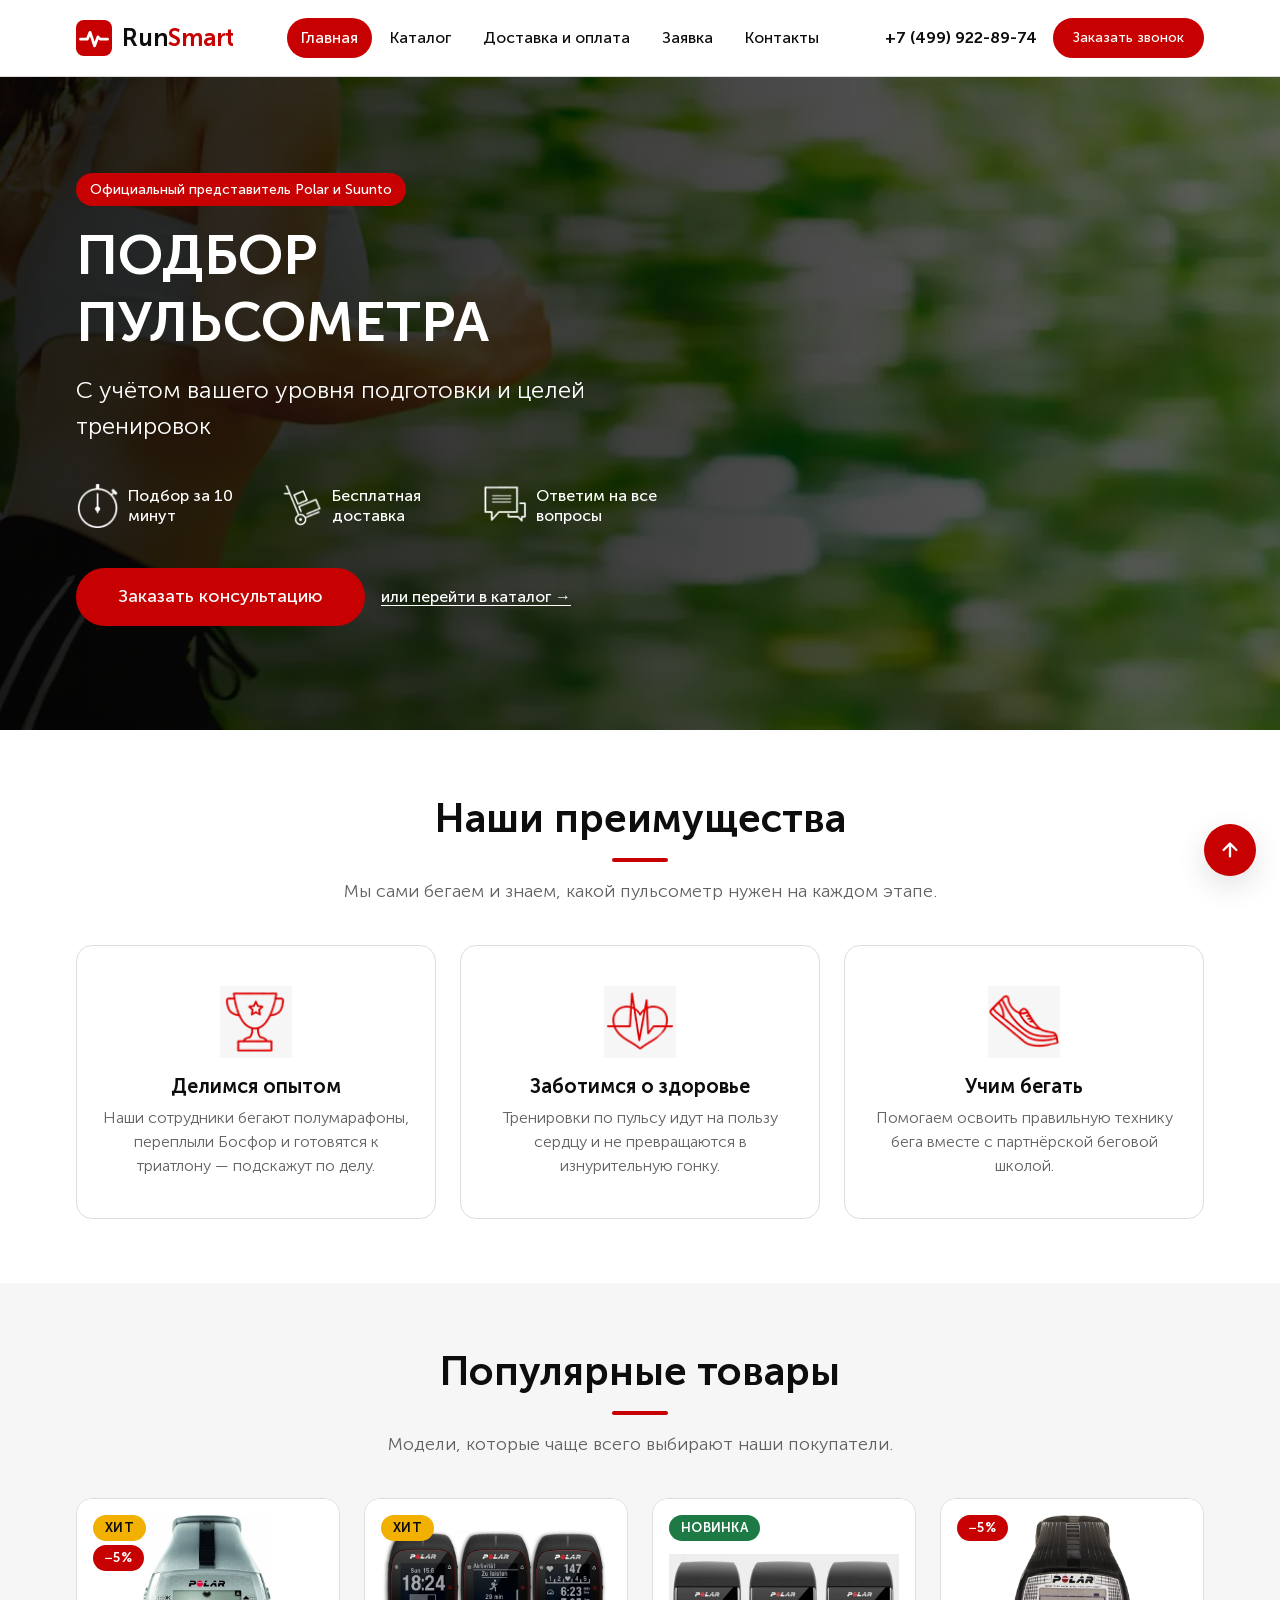
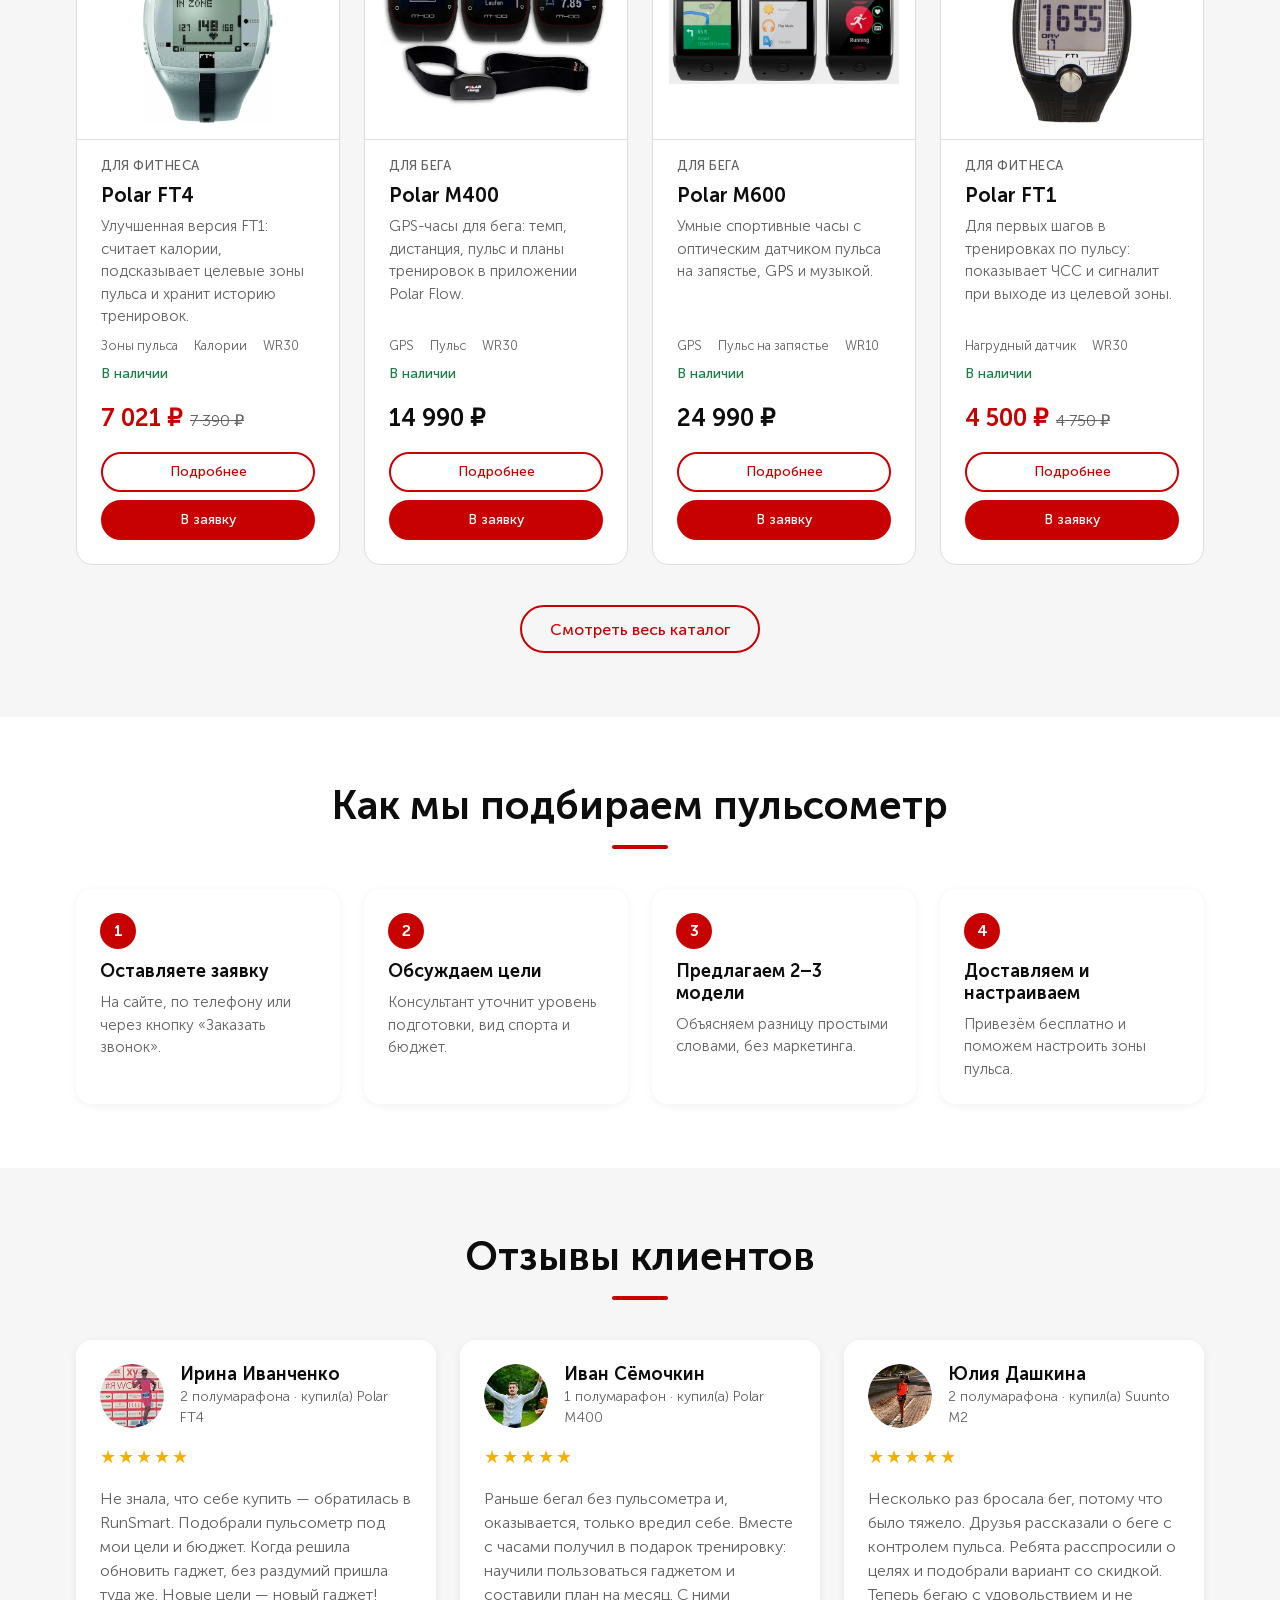
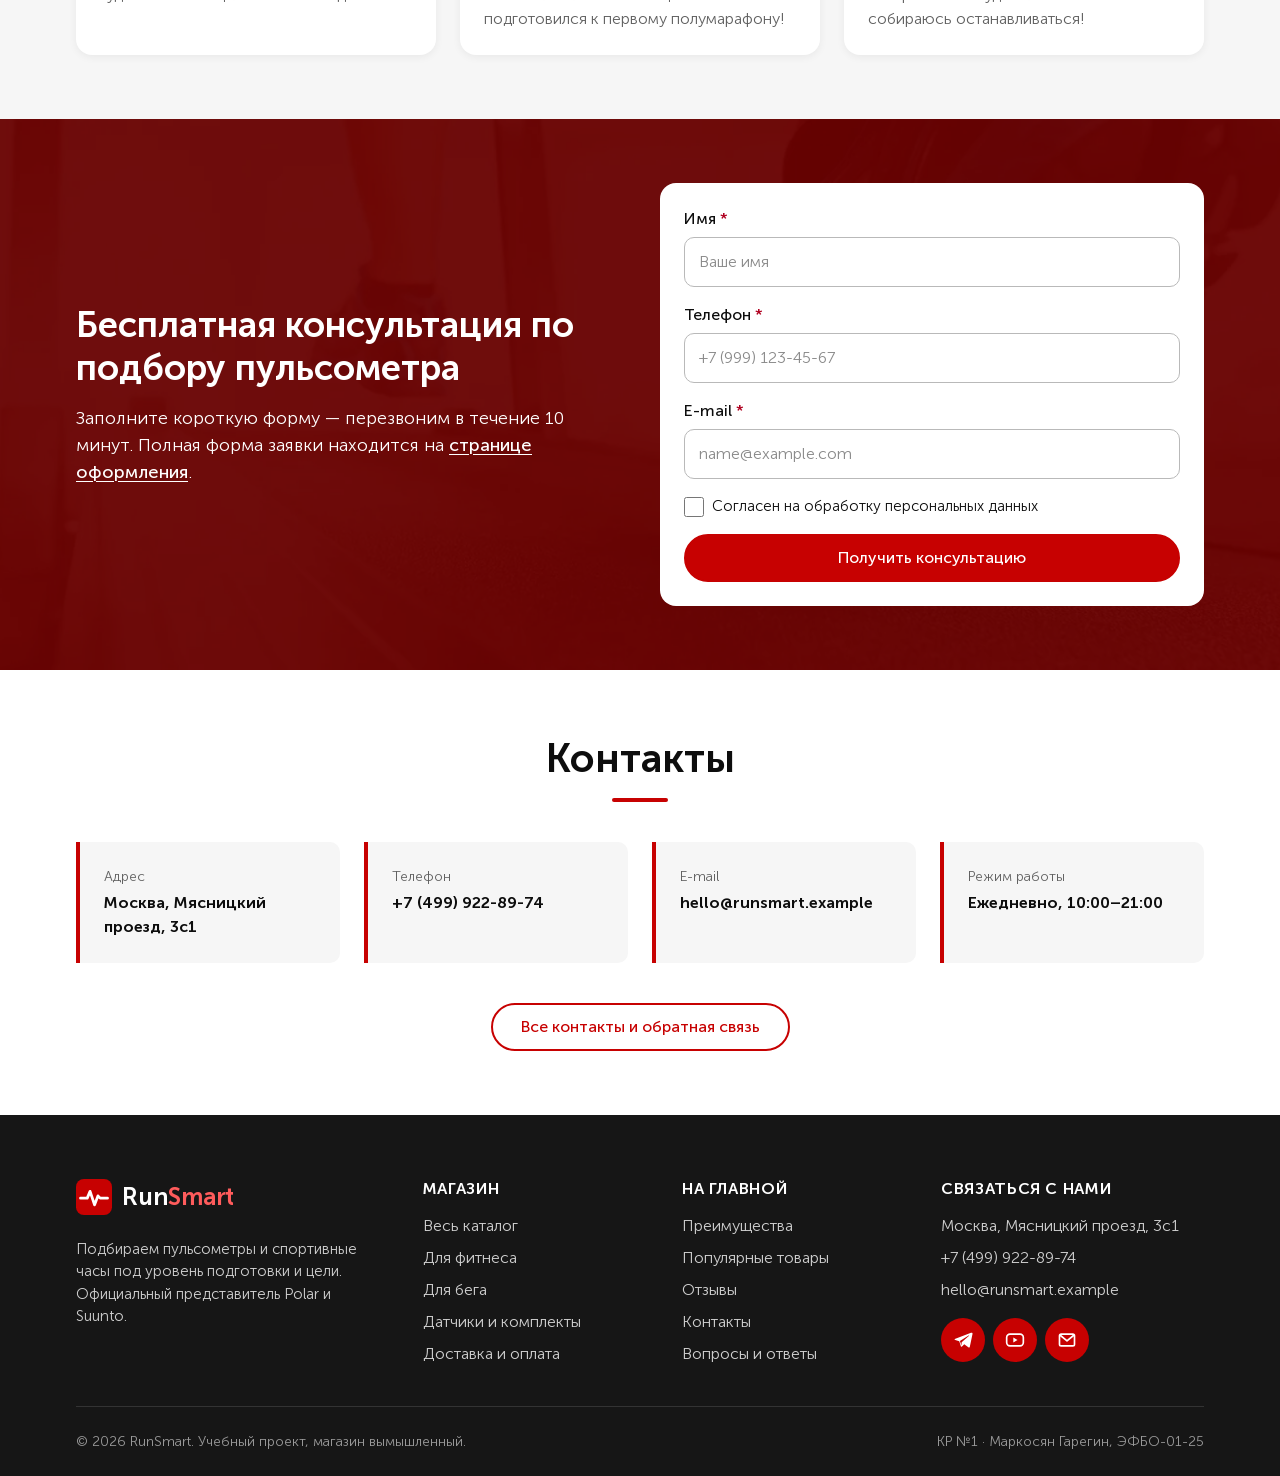
<file: index.html>
<!DOCTYPE html>
<html lang="ru">
<head>
  <meta charset="UTF-8">
  <meta name="viewport" content="width=device-width, initial-scale=1">
  <title>RunSmart — подбор пульсометров для бега и фитнеса</title>
  <meta name="description" content="Магазин пульсометров RunSmart: подбор модели Polar и Suunto под ваш уровень подготовки, бесплатная доставка и консультация.">
  <link rel="icon" href="images/favicon.svg" type="image/svg+xml">
  <link rel="stylesheet" href="css/style.css">
</head>
<body id="top">
  <a class="skip-link" href="#main">Перейти к содержимому</a>

  <header class="site-header">
    <div class="container site-header__inner">
      <a class="logo site-header__logo" href="index.html">
        <img class="logo__mark" src="images/favicon.svg" alt="" width="36" height="36">
        <span>Run<span class="logo__accent">Smart</span></span>
      </a>

      <nav class="site-nav" aria-label="Основное меню">
        <ul class="site-nav__list">
          <li class="site-nav__item"><a class="site-nav__link site-nav__link--active" href="index.html" aria-current="page">Главная</a></li>
          <li class="site-nav__item"><a class="site-nav__link" href="catalog.html">Каталог</a></li>
          <li class="site-nav__item"><a class="site-nav__link" href="delivery.html">Доставка и оплата</a></li>
          <li class="site-nav__item"><a class="site-nav__link" href="order.html">Заявка</a></li>
          <li class="site-nav__item"><a class="site-nav__link" href="contacts.html">Контакты</a></li>
        </ul>
      </nav>

      <div class="site-header__actions">
        <a class="site-header__phone" href="tel:+74999228974">+7 (499) 922-89-74</a>
        <a class="button button--small" href="#callback-modal">Заказать звонок</a>
      </div>
    </div>
  </header>


  <main id="main">
    <section class="hero" aria-labelledby="hero-title">
      <div class="container">
        <div class="hero__content">
          <p class="hero__label">Официальный представитель Polar и Suunto</p>
          <h1 class="hero__title" id="hero-title">Подбор пульсометра</h1>
          <p class="hero__subtitle">С учётом вашего уровня подготовки и целей тренировок</p>
          <ul class="hero__features">
            <li class="hero__feature"><img class="hero__feature-icon" src="images/icons/feature-time.svg" alt="" width="42" height="46">Подбор за 10 минут</li>
            <li class="hero__feature"><img class="hero__feature-icon" src="images/icons/feature-delivery.svg" alt="" width="42" height="46">Бесплатная доставка</li>
            <li class="hero__feature"><img class="hero__feature-icon" src="images/icons/feature-support.svg" alt="" width="42" height="46">Ответим на все вопросы</li>
          </ul>
          <div class="hero__actions">
            <a class="button button--large" href="#callback-modal">Заказать консультацию</a>
            <a class="hero__link" href="catalog.html">или перейти в каталог →</a>
          </div>
        </div>
      </div>
    </section>

    <section class="section" id="advantages" aria-labelledby="advantages-title">
      <div class="container">
        <header class="section__header">
          <h2 class="section__title" id="advantages-title">Наши преимущества</h2>
          <p class="section__lead">Мы сами бегаем и знаем, какой пульсометр нужен на каждом этапе.</p>
        </header>
        <ul class="advantages__list">
          <li class="advantages__item">
            <img class="advantages__icon" src="images/icons/adv-cup.svg" alt="" width="70" height="70">
            <h3 class="advantages__title">Делимся опытом</h3>
            <p class="advantages__text">Наши сотрудники бегают полумарафоны, переплыли Босфор и готовятся к триатлону — подскажут по делу.</p>
          </li>
          <li class="advantages__item">
            <img class="advantages__icon" src="images/icons/adv-heart.svg" alt="" width="70" height="70">
            <h3 class="advantages__title">Заботимся о здоровье</h3>
            <p class="advantages__text">Тренировки по пульсу идут на пользу сердцу и не превращаются в изнурительную гонку.</p>
          </li>
          <li class="advantages__item">
            <img class="advantages__icon" src="images/icons/adv-shoe.svg" alt="" width="70" height="70">
            <h3 class="advantages__title">Учим бегать</h3>
            <p class="advantages__text">Помогаем освоить правильную технику бега вместе с партнёрской беговой школой.</p>
          </li>
        </ul>
      </div>
    </section>

    <section class="section section--alt" id="popular" aria-labelledby="popular-title">
      <div class="container">
        <header class="section__header">
          <h2 class="section__title" id="popular-title">Популярные товары</h2>
          <p class="section__lead">Модели, которые чаще всего выбирают наши покупатели.</p>
        </header>
        <ul class="product-grid product-grid--four">
        <li class="product-grid__item">
          <article class="product-card product-card--discount" aria-labelledby="card-ft4-c">
            <div class="product-card__media">
            <div class="product-card__badges"><span class="badge badge--hit">Хит</span><span class="badge badge--sale">−5%</span></div>
              <img class="product-card__image" src="images/products/polar-ft4.webp" alt="Пульсометр Polar FT4" width="403" height="640" loading="lazy">
            </div>
            <div class="product-card__body">
              <p class="product-card__category">Для фитнеса</p>
              <h3 class="product-card__title" id="card-ft4-c"><a class="product-card__title-link" href="product.html">Polar FT4</a></h3>
              <p class="product-card__description">Улучшенная версия FT1: считает калории, подсказывает целевые зоны пульса и хранит историю тренировок.</p>
              <ul class="product-card__meta"><li>Зоны пульса</li><li>Калории</li><li>WR30</li></ul>
              <p class="product-card__stock">В наличии</p>
              <div class="product-card__prices">
                <p class="product-card__price"><span class="visually-hidden">Цена: </span>7&nbsp;021&nbsp;₽</p>
              <s class="product-card__price-old"><span class="visually-hidden">Старая цена: </span>7&nbsp;390&nbsp;₽</s>
              </div>
              <div class="product-card__actions">
                <a class="button button--outline button--small" href="product.html">Подробнее</a>
                <a class="button button--small product-card__button" href="order.html">В заявку</a>
              </div>
            </div>
          </article>
        </li>
        <li class="product-grid__item">
          <article class="product-card" aria-labelledby="card-m400-c">
            <div class="product-card__media">
            <div class="product-card__badges"><span class="badge badge--hit">Хит</span></div>
              <img class="product-card__image" src="images/products/polar-m400.webp" alt="Пульсометр Polar M400" width="640" height="495" loading="lazy">
            </div>
            <div class="product-card__body">
              <p class="product-card__category">Для бега</p>
              <h3 class="product-card__title" id="card-m400-c"><a class="product-card__title-link" href="product.html">Polar M400</a></h3>
              <p class="product-card__description">GPS-часы для бега: темп, дистанция, пульс и планы тренировок в приложении Polar Flow.</p>
              <ul class="product-card__meta"><li>GPS</li><li>Пульс</li><li>WR30</li></ul>
              <p class="product-card__stock">В наличии</p>
              <div class="product-card__prices">
                <p class="product-card__price"><span class="visually-hidden">Цена: </span>14&nbsp;990&nbsp;₽</p>
              </div>
              <div class="product-card__actions">
                <a class="button button--outline button--small" href="product.html">Подробнее</a>
                <a class="button button--small product-card__button" href="order.html">В заявку</a>
              </div>
            </div>
          </article>
        </li>
        <li class="product-grid__item">
          <article class="product-card" aria-labelledby="card-m600-c">
            <div class="product-card__media">
            <div class="product-card__badges"><span class="badge badge--new">Новинка</span></div>
              <img class="product-card__image" src="images/products/polar-m600.webp" alt="Пульсометр Polar M600" width="640" height="360" loading="lazy">
            </div>
            <div class="product-card__body">
              <p class="product-card__category">Для бега</p>
              <h3 class="product-card__title" id="card-m600-c"><a class="product-card__title-link" href="product.html">Polar M600</a></h3>
              <p class="product-card__description">Умные спортивные часы с оптическим датчиком пульса на запястье, GPS и музыкой.</p>
              <ul class="product-card__meta"><li>GPS</li><li>Пульс на запястье</li><li>WR10</li></ul>
              <p class="product-card__stock">В наличии</p>
              <div class="product-card__prices">
                <p class="product-card__price"><span class="visually-hidden">Цена: </span>24&nbsp;990&nbsp;₽</p>
              </div>
              <div class="product-card__actions">
                <a class="button button--outline button--small" href="product.html">Подробнее</a>
                <a class="button button--small product-card__button" href="order.html">В заявку</a>
              </div>
            </div>
          </article>
        </li>
        <li class="product-grid__item">
          <article class="product-card product-card--discount" aria-labelledby="card-ft1-c">
            <div class="product-card__media">
            <div class="product-card__badges"><span class="badge badge--sale">−5%</span></div>
              <img class="product-card__image" src="images/products/polar-ft1.webp" alt="Пульсометр Polar FT1" width="371" height="640" loading="lazy">
            </div>
            <div class="product-card__body">
              <p class="product-card__category">Для фитнеса</p>
              <h3 class="product-card__title" id="card-ft1-c"><a class="product-card__title-link" href="product.html">Polar FT1</a></h3>
              <p class="product-card__description">Для первых шагов в тренировках по пульсу: показывает ЧСС и сигналит при выходе из целевой зоны.</p>
              <ul class="product-card__meta"><li>Нагрудный датчик</li><li>WR30</li></ul>
              <p class="product-card__stock">В наличии</p>
              <div class="product-card__prices">
                <p class="product-card__price"><span class="visually-hidden">Цена: </span>4&nbsp;500&nbsp;₽</p>
              <s class="product-card__price-old"><span class="visually-hidden">Старая цена: </span>4&nbsp;750&nbsp;₽</s>
              </div>
              <div class="product-card__actions">
                <a class="button button--outline button--small" href="product.html">Подробнее</a>
                <a class="button button--small product-card__button" href="order.html">В заявку</a>
              </div>
            </div>
          </article>
        </li>
        </ul>
        <div class="section__footer">
          <a class="button button--outline" href="catalog.html">Смотреть весь каталог</a>
        </div>
      </div>
    </section>

    <section class="section" id="steps" aria-labelledby="steps-title">
      <div class="container">
        <header class="section__header">
          <h2 class="section__title" id="steps-title">Как мы подбираем пульсометр</h2>
        </header>
        <ol class="steps">
          <li class="steps__item">
            <h3 class="steps__title">Оставляете заявку</h3>
            <p class="steps__text">На сайте, по телефону или через кнопку «Заказать звонок».</p>
          </li>
          <li class="steps__item">
            <h3 class="steps__title">Обсуждаем цели</h3>
            <p class="steps__text">Консультант уточнит уровень подготовки, вид спорта и бюджет.</p>
          </li>
          <li class="steps__item">
            <h3 class="steps__title">Предлагаем 2–3 модели</h3>
            <p class="steps__text">Объясняем разницу простыми словами, без маркетинга.</p>
          </li>
          <li class="steps__item">
            <h3 class="steps__title">Доставляем и настраиваем</h3>
            <p class="steps__text">Привезём бесплатно и поможем настроить зоны пульса.</p>
          </li>
        </ol>
      </div>
    </section>

    <section class="section section--alt" id="reviews" aria-labelledby="reviews-title">
      <div class="container">
        <header class="section__header">
          <h2 class="section__title" id="reviews-title">Отзывы клиентов</h2>
        </header>
        <div class="reviews__list">
        <article class="review-card">
          <header class="review-card__header">
            <img class="review-card__photo" src="images/reviews/irina.webp" alt="Фото: Ирина Иванченко" width="64" height="64" loading="lazy">
            <div>
              <h3 class="review-card__name">Ирина Иванченко</h3>
              <p class="review-card__meta">2 полумарафона · купил(а) Polar FT4</p>
            </div>
          </header>
          <p class="review-card__rating"><span aria-hidden="true">★★★★★</span><span class="visually-hidden">Оценка 5 из 5</span></p>
          <p class="review-card__text">Не знала, что себе купить — обратилась в RunSmart. Подобрали пульсометр под мои цели и бюджет. Когда решила обновить гаджет, без раздумий пришла туда же. Новые цели — новый гаджет!</p>
        </article>
        <article class="review-card">
          <header class="review-card__header">
            <img class="review-card__photo" src="images/reviews/ivan.webp" alt="Фото: Иван Сёмочкин" width="64" height="64" loading="lazy">
            <div>
              <h3 class="review-card__name">Иван Сёмочкин</h3>
              <p class="review-card__meta">1 полумарафон · купил(а) Polar M400</p>
            </div>
          </header>
          <p class="review-card__rating"><span aria-hidden="true">★★★★★</span><span class="visually-hidden">Оценка 5 из 5</span></p>
          <p class="review-card__text">Раньше бегал без пульсометра и, оказывается, только вредил себе. Вместе с часами получил в подарок тренировку: научили пользоваться гаджетом и составили план на месяц. С ними подготовился к первому полумарафону!</p>
        </article>
        <article class="review-card">
          <header class="review-card__header">
            <img class="review-card__photo" src="images/reviews/julia.webp" alt="Фото: Юлия Дашкина" width="64" height="64" loading="lazy">
            <div>
              <h3 class="review-card__name">Юлия Дашкина</h3>
              <p class="review-card__meta">2 полумарафона · купил(а) Suunto M2</p>
            </div>
          </header>
          <p class="review-card__rating"><span aria-hidden="true">★★★★★</span><span class="visually-hidden">Оценка 5 из 5</span></p>
          <p class="review-card__text">Несколько раз бросала бег, потому что было тяжело. Друзья рассказали о беге с контролем пульса. Ребята расспросили о целях и подобрали вариант со скидкой. Теперь бегаю с удовольствием и не собираюсь останавливаться!</p>
        </article>
        </div>
      </div>
    </section>

    <section class="cta" aria-labelledby="cta-title">
      <div class="container cta__inner">
        <div>
          <h2 class="cta__title" id="cta-title">Бесплатная консультация по подбору пульсометра</h2>
          <p class="cta__text">Заполните короткую форму — перезвоним в течение 10 минут. Полная форма заявки находится на <a class="cta__link" href="order.html">странице оформления</a>.</p>
        </div>
        <form class="form form--compact cta__form" action="thanks.html" method="get">
          <div class="form__grid">
            <div class="form__field">
              <label class="form__label" for="cta-name">Имя <abbr class="form__required" title="обязательное поле">*</abbr></label>
              <input class="form__input" id="cta-name" name="name" type="text" autocomplete="name" minlength="2" required placeholder="Ваше имя">
            </div>
            <div class="form__field">
              <label class="form__label" for="cta-phone">Телефон <abbr class="form__required" title="обязательное поле">*</abbr></label>
              <input class="form__input" id="cta-phone" name="phone" type="tel" autocomplete="tel" pattern="[0-9 +\(\)\-]{10,18}" required placeholder="+7 (999) 123-45-67">
            </div>
            <div class="form__field">
              <label class="form__label" for="cta-email">E-mail <abbr class="form__required" title="обязательное поле">*</abbr></label>
              <input class="form__input" id="cta-email" name="email" type="email" autocomplete="email" required placeholder="name@example.com">
            </div>
          </div>
          <label class="form__checkbox-label">
            <input class="form__checkbox" name="agree" type="checkbox" required>
            Согласен на обработку персональных данных
          </label>
          <button class="button button--block" type="submit">Получить консультацию</button>
        </form>
      </div>
    </section>

    <section class="section" id="contacts" aria-labelledby="contacts-title">
      <div class="container">
        <header class="section__header">
          <h2 class="section__title" id="contacts-title">Контакты</h2>
        </header>
        <dl class="contacts-strip">
          <div class="contacts-strip__item">
            <dt class="contacts-strip__label">Адрес</dt>
            <dd class="contacts-strip__value">Москва, Мясницкий проезд, 3с1</dd>
          </div>
          <div class="contacts-strip__item">
            <dt class="contacts-strip__label">Телефон</dt>
            <dd class="contacts-strip__value"><a href="tel:+74999228974">+7 (499) 922-89-74</a></dd>
          </div>
          <div class="contacts-strip__item">
            <dt class="contacts-strip__label">E-mail</dt>
            <dd class="contacts-strip__value"><a href="mailto:hello@runsmart.example">hello@runsmart.example</a></dd>
          </div>
          <div class="contacts-strip__item">
            <dt class="contacts-strip__label">Режим работы</dt>
            <dd class="contacts-strip__value">Ежедневно, 10:00–21:00</dd>
          </div>
        </dl>
        <div class="section__footer">
          <a class="button button--outline" href="contacts.html">Все контакты и обратная связь</a>
        </div>
      </div>
    </section>
  </main>

  <footer class="site-footer">
    <div class="container site-footer__inner">
      <section aria-labelledby="footer-about">
        <h2 class="visually-hidden" id="footer-about">О магазине</h2>
        <a class="logo logo--inverse" href="index.html">
          <img class="logo__mark" src="images/favicon.svg" alt="" width="36" height="36" loading="lazy">
          <span>Run<span class="logo__accent">Smart</span></span>
        </a>
        <p class="site-footer__about">Подбираем пульсометры и спортивные часы под уровень подготовки и цели. Официальный представитель Polar и Suunto.</p>
      </section>

      <nav aria-labelledby="footer-shop">
        <h2 class="site-footer__title" id="footer-shop">Магазин</h2>
        <ul class="site-footer__list">
          <li><a class="site-footer__link" href="catalog.html">Весь каталог</a></li>
          <li><a class="site-footer__link" href="catalog.html#fitness">Для фитнеса</a></li>
          <li><a class="site-footer__link" href="catalog.html#running">Для бега</a></li>
          <li><a class="site-footer__link" href="catalog.html#sensors">Датчики и комплекты</a></li>
          <li><a class="site-footer__link" href="delivery.html">Доставка и оплата</a></li>
        </ul>
      </nav>

      <nav aria-labelledby="footer-home">
        <h2 class="site-footer__title" id="footer-home">На главной</h2>
        <ul class="site-footer__list">
          <li><a class="site-footer__link" href="index.html#advantages">Преимущества</a></li>
          <li><a class="site-footer__link" href="index.html#popular">Популярные товары</a></li>
          <li><a class="site-footer__link" href="index.html#reviews">Отзывы</a></li>
          <li><a class="site-footer__link" href="index.html#contacts">Контакты</a></li>
          <li><a class="site-footer__link" href="contacts.html#faq">Вопросы и ответы</a></li>
        </ul>
      </nav>

      <section aria-labelledby="footer-contacts">
        <h2 class="site-footer__title" id="footer-contacts">Связаться с нами</h2>
        <address class="site-footer__contacts">
          <span>Москва, Мясницкий проезд, 3с1</span>
          <a class="site-footer__link" href="tel:+74999228974">+7 (499) 922-89-74</a>
          <a class="site-footer__link" href="mailto:hello@runsmart.example">hello@runsmart.example</a>
        </address>
        <ul class="socials">
          <li><a class="socials__link" href="https://t.me/" target="_blank" rel="noopener noreferrer" aria-label="Telegram"><img class="socials__icon" src="images/icons/social-telegram.svg" alt="" width="20" height="20"></a></li>
          <li><a class="socials__link" href="https://www.youtube.com/" target="_blank" rel="noopener noreferrer" aria-label="YouTube"><img class="socials__icon" src="images/icons/social-youtube.svg" alt="" width="20" height="20"></a></li>
          <li><a class="socials__link" href="mailto:hello@runsmart.example" aria-label="Написать на почту"><img class="socials__icon" src="images/icons/social-mail.svg" alt="" width="20" height="20"></a></li>
        </ul>
      </section>
    </div>

    <div class="container">
      <div class="site-footer__bottom">
        <p>© 2026 RunSmart. Учебный проект, магазин вымышленный.</p>
        <p>КР №1 · Маркосян Гарегин, ЭФБО-01-25</p>
      </div>
    </div>
  </footer>

  <a class="page-up" href="#top" aria-label="Наверх страницы">
    <img class="page-up__icon" src="images/icons/arrow-up.svg" alt="" width="22" height="22">
  </a>

  <!-- CSS-модалка: открывается ссылкой на #callback-modal (псевдокласс :target),
       закрывается ссылкой на несуществующий якорь #close — без JavaScript -->
  <div class="modal" id="callback-modal" role="dialog" aria-modal="true" aria-labelledby="callback-title">
    <a class="modal__overlay" href="#close" tabindex="-1" aria-hidden="true"></a>
    <div class="modal__window">
      <a class="modal__close" href="#close" aria-label="Закрыть окно">&times;</a>
      <h2 class="modal__title" id="callback-title">Заказать звонок</h2>
      <p class="modal__text">Оставьте номер — перезвоним в течение 10 минут и поможем подобрать пульсометр.</p>
      <form class="form form--compact" action="thanks.html" method="get">
        <div class="form__grid">
          <div class="form__field">
            <label class="form__label" for="callback-name">Имя <abbr class="form__required" title="обязательное поле">*</abbr></label>
            <input class="form__input" id="callback-name" name="name" type="text" autocomplete="name" minlength="2" required placeholder="Как к вам обращаться">
          </div>
          <div class="form__field">
            <label class="form__label" for="callback-phone">Телефон <abbr class="form__required" title="обязательное поле">*</abbr></label>
            <input class="form__input" id="callback-phone" name="phone" type="tel" autocomplete="tel" pattern="[0-9 +\(\)\-]{10,18}" required placeholder="+7 (999) 123-45-67" aria-describedby="callback-phone-error">
            <p class="form__error" id="callback-phone-error">Введите номер из 10–18 цифр</p>
          </div>
        </div>
        <label class="form__checkbox-label">
          <input class="form__checkbox" name="agree" type="checkbox" required>
          Согласен на обработку персональных данных
        </label>
        <button class="button button--block" type="submit">Жду звонка</button>
      </form>
    </div>
  </div>
</body>
</html>
</file>
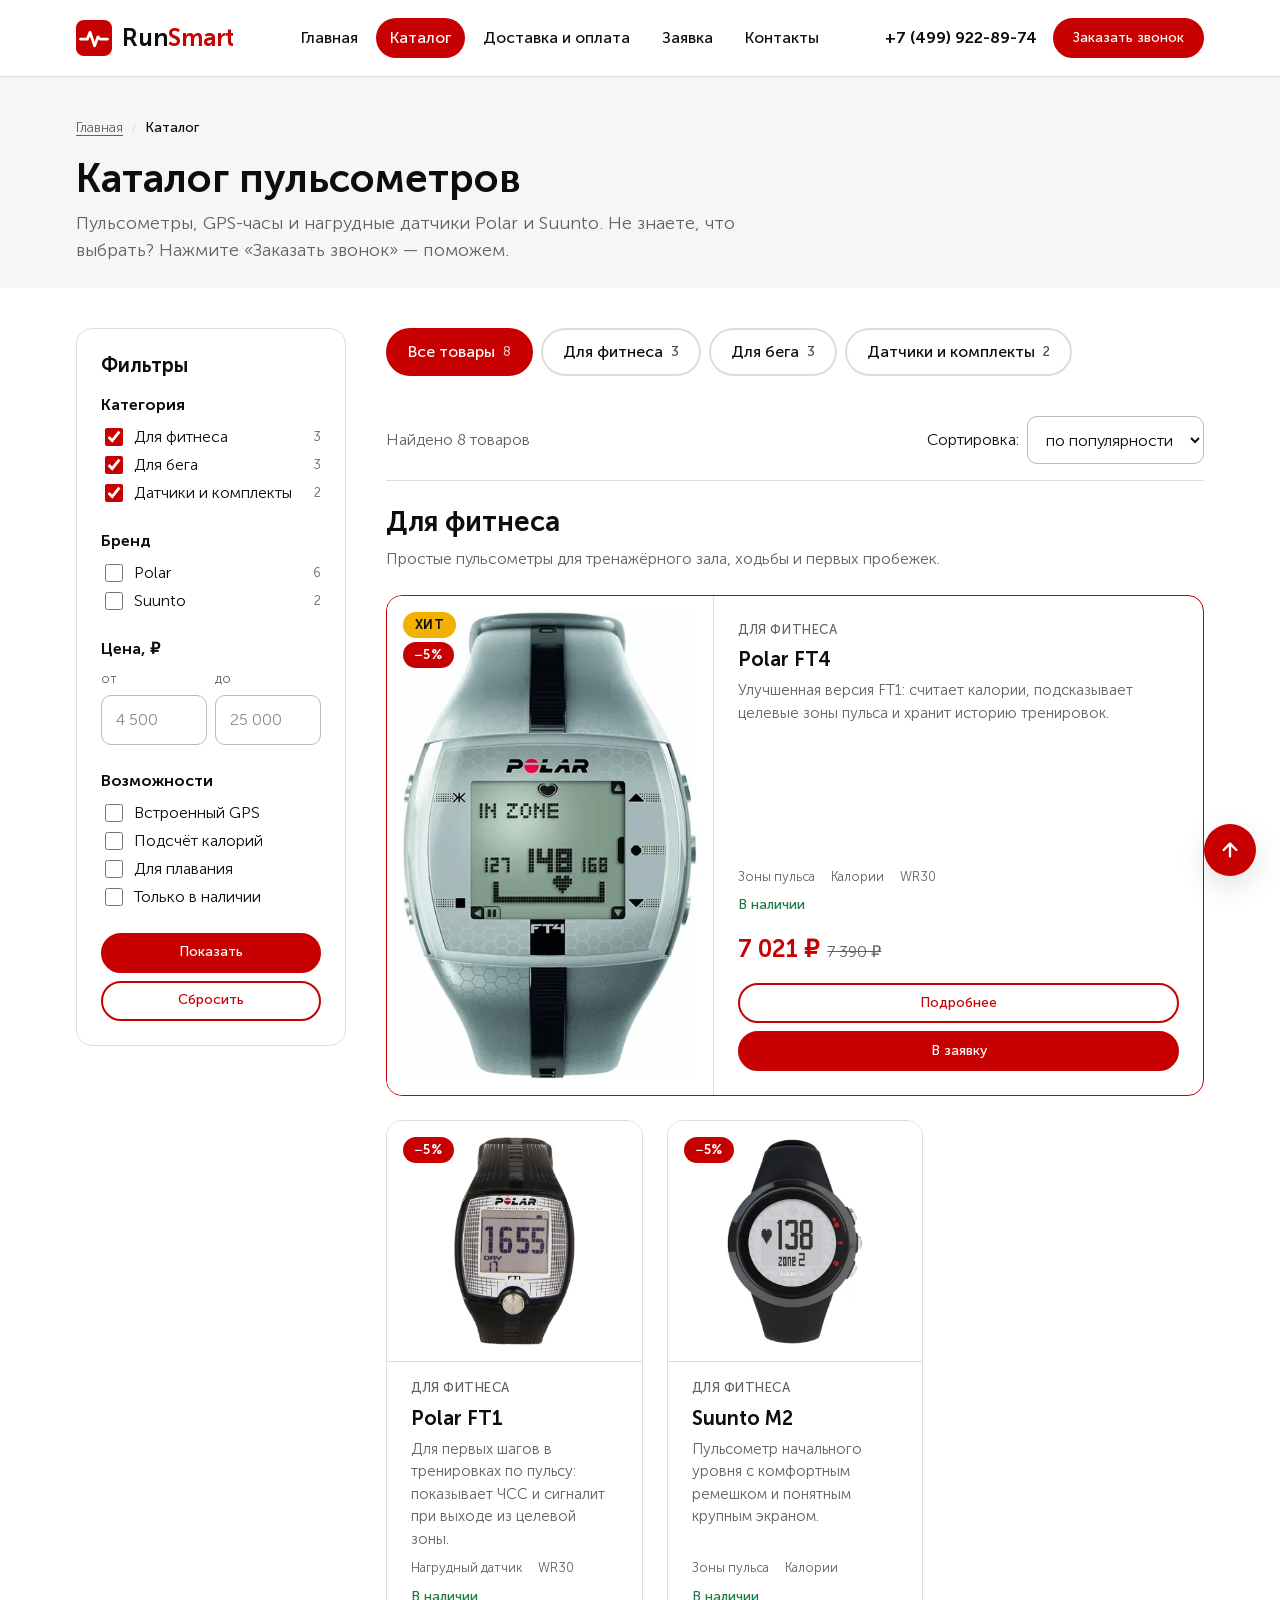
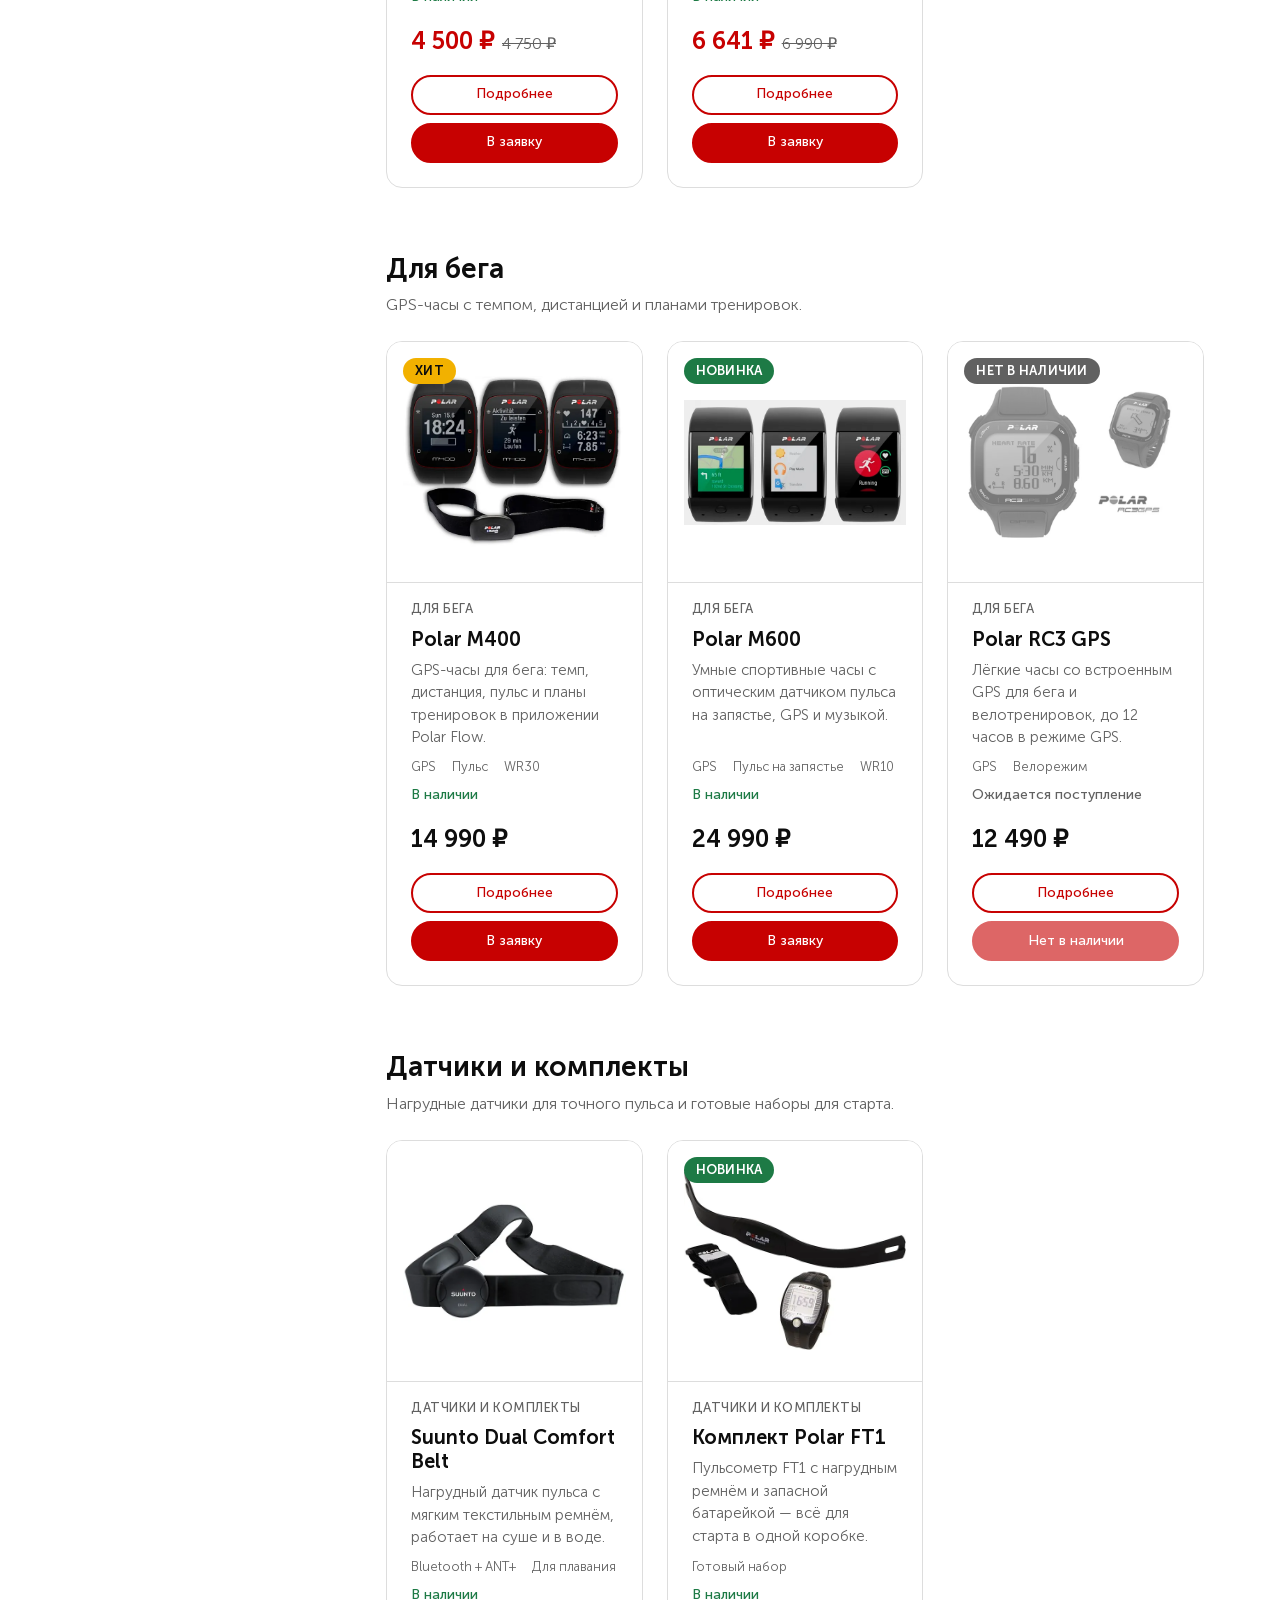
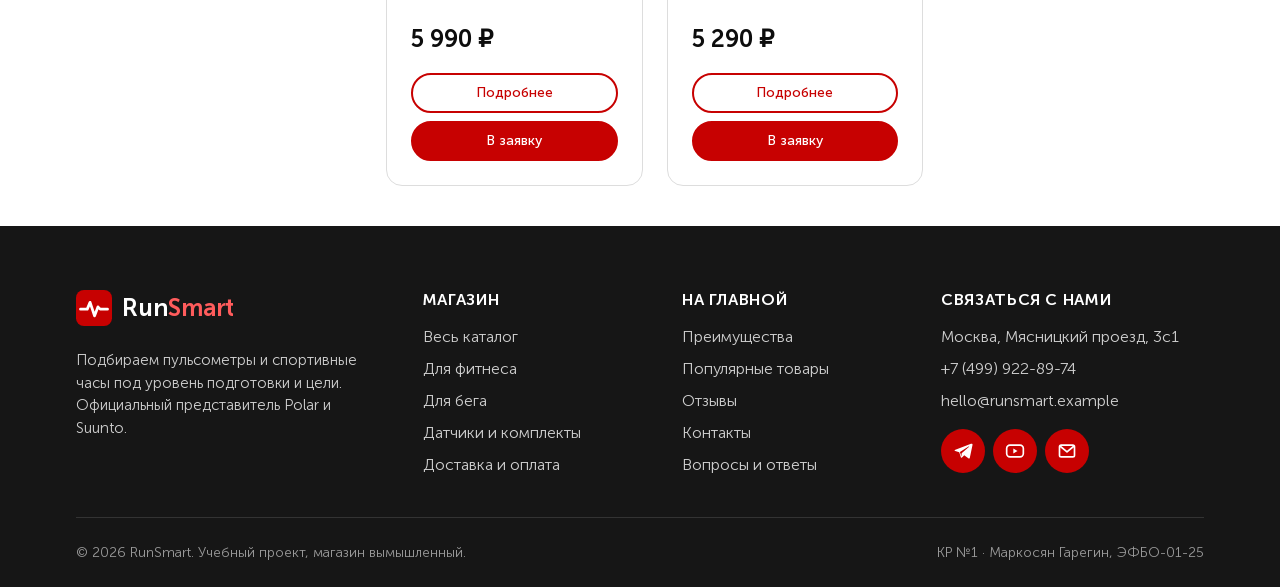
<file: catalog.html>
<!DOCTYPE html>
<html lang="ru">
<head>
  <meta charset="UTF-8">
  <meta name="viewport" content="width=device-width, initial-scale=1">
  <title>Каталог пульсометров Polar и Suunto — RunSmart</title>
  <meta name="description" content="Каталог RunSmart: пульсометры для фитнеса, GPS-часы для бега, нагрудные датчики и комплекты. Цены, скидки и наличие.">
  <link rel="icon" href="images/favicon.svg" type="image/svg+xml">
  <link rel="stylesheet" href="css/style.css">
</head>
<body id="top">
  <a class="skip-link" href="#main">Перейти к содержимому</a>

  <header class="site-header">
    <div class="container site-header__inner">
      <a class="logo site-header__logo" href="index.html">
        <img class="logo__mark" src="images/favicon.svg" alt="" width="36" height="36">
        <span>Run<span class="logo__accent">Smart</span></span>
      </a>

      <nav class="site-nav" aria-label="Основное меню">
        <ul class="site-nav__list">
          <li class="site-nav__item"><a class="site-nav__link" href="index.html">Главная</a></li>
          <li class="site-nav__item"><a class="site-nav__link site-nav__link--active" href="catalog.html" aria-current="page">Каталог</a></li>
          <li class="site-nav__item"><a class="site-nav__link" href="delivery.html">Доставка и оплата</a></li>
          <li class="site-nav__item"><a class="site-nav__link" href="order.html">Заявка</a></li>
          <li class="site-nav__item"><a class="site-nav__link" href="contacts.html">Контакты</a></li>
        </ul>
      </nav>

      <div class="site-header__actions">
        <a class="site-header__phone" href="tel:+74999228974">+7 (499) 922-89-74</a>
        <a class="button button--small" href="#callback-modal">Заказать звонок</a>
      </div>
    </div>
  </header>


  <main id="main">
    <section class="page-heading" aria-labelledby="page-title">
      <div class="container">
      <nav class="breadcrumbs" aria-label="Хлебные крошки">
        <ol class="breadcrumbs__list">
          <li class="breadcrumbs__item"><a class="breadcrumbs__link" href="index.html">Главная</a></li>
          <li class="breadcrumbs__item"><span class="breadcrumbs__current" aria-current="page">Каталог</span></li>
        </ol>
      </nav>
        <h1 class="page-heading__title" id="page-title">Каталог пульсометров</h1>
        <p class="page-heading__lead">Пульсометры, GPS-часы и нагрудные датчики Polar и Suunto. Не знаете, что выбрать? Нажмите «Заказать звонок» — поможем.</p>
      </div>
    </section>

    <section class="section section--compact" aria-label="Товары каталога">
      <div class="container catalog-layout">
        <aside class="filters" aria-labelledby="filters-title">
          <h2 class="filters__title" id="filters-title">Фильтры</h2>
          <form class="filters__form" action="catalog.html" method="get">
            <fieldset class="filters__group">
              <legend class="filters__legend">Категория</legend>
              <div class="filters__options">
                <label class="filters__option"><input class="filters__checkbox" type="checkbox" name="category" value="fitness" checked> Для фитнеса <span class="filters__count">3</span></label>
                <label class="filters__option"><input class="filters__checkbox" type="checkbox" name="category" value="running" checked> Для бега <span class="filters__count">3</span></label>
                <label class="filters__option"><input class="filters__checkbox" type="checkbox" name="category" value="sensors" checked> Датчики и комплекты <span class="filters__count">2</span></label>
              </div>
            </fieldset>
            <fieldset class="filters__group">
              <legend class="filters__legend">Бренд</legend>
              <div class="filters__options">
                <label class="filters__option"><input class="filters__checkbox" type="checkbox" name="brand" value="polar"> Polar <span class="filters__count">6</span></label>
                <label class="filters__option"><input class="filters__checkbox" type="checkbox" name="brand" value="suunto"> Suunto <span class="filters__count">2</span></label>
              </div>
            </fieldset>
            <fieldset class="filters__group">
              <legend class="filters__legend">Цена, ₽</legend>
              <div class="filters__range">
                <div class="form__field">
                  <label class="form__hint" for="price-from">от</label>
                  <input class="form__input" id="price-from" name="price_from" type="number" min="0" step="500" placeholder="4 500">
                </div>
                <div class="form__field">
                  <label class="form__hint" for="price-to">до</label>
                  <input class="form__input" id="price-to" name="price_to" type="number" min="0" step="500" placeholder="25 000">
                </div>
              </div>
            </fieldset>
            <fieldset class="filters__group">
              <legend class="filters__legend">Возможности</legend>
              <div class="filters__options">
                <label class="filters__option"><input class="filters__checkbox" type="checkbox" name="feature" value="gps"> Встроенный GPS</label>
                <label class="filters__option"><input class="filters__checkbox" type="checkbox" name="feature" value="calories"> Подсчёт калорий</label>
                <label class="filters__option"><input class="filters__checkbox" type="checkbox" name="feature" value="swim"> Для плавания</label>
                <label class="filters__option"><input class="filters__checkbox" type="checkbox" name="stock" value="1"> Только в наличии</label>
              </div>
            </fieldset>
            <div class="filters__actions">
              <button class="button button--small" type="submit">Показать</button>
              <button class="button button--outline button--small" type="reset">Сбросить</button>
            </div>
          </form>
        </aside>

        <div class="catalog-layout__content">
          <nav class="catalog-tabs" aria-label="Категории каталога">
            <ul class="catalog-tabs__list">
              <li><a class="catalog-tabs__link catalog-tabs__link--active" href="catalog.html" aria-current="page">Все товары <span class="catalog-tabs__count">8</span></a></li>
              <li><a class="catalog-tabs__link" href="#fitness">Для фитнеса <span class="catalog-tabs__count">3</span></a></li>
              <li><a class="catalog-tabs__link" href="#running">Для бега <span class="catalog-tabs__count">3</span></a></li>
              <li><a class="catalog-tabs__link" href="#sensors">Датчики и комплекты <span class="catalog-tabs__count">2</span></a></li>
            </ul>
          </nav>

          <div class="catalog-toolbar">
            <p class="catalog-toolbar__count">Найдено 8 товаров</p>
            <div class="catalog-toolbar__sort">
              <label for="sort">Сортировка:</label>
              <select class="form__select" id="sort" name="sort">
                <option value="popular">по популярности</option>
                <option value="cheap">сначала дешевле</option>
                <option value="expensive">сначала дороже</option>
                <option value="new">новинки</option>
              </select>
            </div>
          </div>

          <section class="catalog-section" id="fitness" aria-labelledby="fitness-title">
            <h2 class="catalog-section__title" id="fitness-title">Для фитнеса</h2>
            <p class="catalog-section__lead">Простые пульсометры для тренажёрного зала, ходьбы и первых пробежек.</p>
            <ul class="product-grid">
            <li class="product-grid__item product-grid__item--wide">
          <article class="product-card product-card--discount product-card--featured" aria-labelledby="card-ft4-f">
            <div class="product-card__media">
            <div class="product-card__badges"><span class="badge badge--hit">Хит</span><span class="badge badge--sale">−5%</span></div>
              <img class="product-card__image" src="images/products/polar-ft4.webp" alt="Пульсометр Polar FT4" width="403" height="640" loading="lazy">
            </div>
            <div class="product-card__body">
              <p class="product-card__category">Для фитнеса</p>
              <h3 class="product-card__title" id="card-ft4-f"><a class="product-card__title-link" href="product.html">Polar FT4</a></h3>
              <p class="product-card__description">Улучшенная версия FT1: считает калории, подсказывает целевые зоны пульса и хранит историю тренировок.</p>
              <ul class="product-card__meta"><li>Зоны пульса</li><li>Калории</li><li>WR30</li></ul>
              <p class="product-card__stock">В наличии</p>
              <div class="product-card__prices">
                <p class="product-card__price"><span class="visually-hidden">Цена: </span>7&nbsp;021&nbsp;₽</p>
              <s class="product-card__price-old"><span class="visually-hidden">Старая цена: </span>7&nbsp;390&nbsp;₽</s>
              </div>
              <div class="product-card__actions">
                <a class="button button--outline button--small" href="product.html">Подробнее</a>
                <a class="button button--small product-card__button" href="order.html">В заявку</a>
              </div>
            </div>
          </article>
        </li>
            <li class="product-grid__item">
          <article class="product-card product-card--discount" aria-labelledby="card-ft1-c">
            <div class="product-card__media">
            <div class="product-card__badges"><span class="badge badge--sale">−5%</span></div>
              <img class="product-card__image" src="images/products/polar-ft1.webp" alt="Пульсометр Polar FT1" width="371" height="640" loading="lazy">
            </div>
            <div class="product-card__body">
              <p class="product-card__category">Для фитнеса</p>
              <h3 class="product-card__title" id="card-ft1-c"><a class="product-card__title-link" href="product.html">Polar FT1</a></h3>
              <p class="product-card__description">Для первых шагов в тренировках по пульсу: показывает ЧСС и сигналит при выходе из целевой зоны.</p>
              <ul class="product-card__meta"><li>Нагрудный датчик</li><li>WR30</li></ul>
              <p class="product-card__stock">В наличии</p>
              <div class="product-card__prices">
                <p class="product-card__price"><span class="visually-hidden">Цена: </span>4&nbsp;500&nbsp;₽</p>
              <s class="product-card__price-old"><span class="visually-hidden">Старая цена: </span>4&nbsp;750&nbsp;₽</s>
              </div>
              <div class="product-card__actions">
                <a class="button button--outline button--small" href="product.html">Подробнее</a>
                <a class="button button--small product-card__button" href="order.html">В заявку</a>
              </div>
            </div>
          </article>
        </li>
            <li class="product-grid__item">
          <article class="product-card product-card--discount" aria-labelledby="card-m2-c">
            <div class="product-card__media">
            <div class="product-card__badges"><span class="badge badge--sale">−5%</span></div>
              <img class="product-card__image" src="images/products/suunto-m2.webp" alt="Пульсометр Suunto M2" width="480" height="640" loading="lazy">
            </div>
            <div class="product-card__body">
              <p class="product-card__category">Для фитнеса</p>
              <h3 class="product-card__title" id="card-m2-c"><a class="product-card__title-link" href="product.html">Suunto M2</a></h3>
              <p class="product-card__description">Пульсометр начального уровня с комфортным ремешком и понятным крупным экраном.</p>
              <ul class="product-card__meta"><li>Зоны пульса</li><li>Калории</li></ul>
              <p class="product-card__stock">В наличии</p>
              <div class="product-card__prices">
                <p class="product-card__price"><span class="visually-hidden">Цена: </span>6&nbsp;641&nbsp;₽</p>
              <s class="product-card__price-old"><span class="visually-hidden">Старая цена: </span>6&nbsp;990&nbsp;₽</s>
              </div>
              <div class="product-card__actions">
                <a class="button button--outline button--small" href="product.html">Подробнее</a>
                <a class="button button--small product-card__button" href="order.html">В заявку</a>
              </div>
            </div>
          </article>
        </li>
            </ul>
          </section>

          <section class="catalog-section" id="running" aria-labelledby="running-title">
            <h2 class="catalog-section__title" id="running-title">Для бега</h2>
            <p class="catalog-section__lead">GPS-часы с темпом, дистанцией и планами тренировок.</p>
            <ul class="product-grid">
            <li class="product-grid__item">
          <article class="product-card" aria-labelledby="card-m400-c">
            <div class="product-card__media">
            <div class="product-card__badges"><span class="badge badge--hit">Хит</span></div>
              <img class="product-card__image" src="images/products/polar-m400.webp" alt="Пульсометр Polar M400" width="640" height="495" loading="lazy">
            </div>
            <div class="product-card__body">
              <p class="product-card__category">Для бега</p>
              <h3 class="product-card__title" id="card-m400-c"><a class="product-card__title-link" href="product.html">Polar M400</a></h3>
              <p class="product-card__description">GPS-часы для бега: темп, дистанция, пульс и планы тренировок в приложении Polar Flow.</p>
              <ul class="product-card__meta"><li>GPS</li><li>Пульс</li><li>WR30</li></ul>
              <p class="product-card__stock">В наличии</p>
              <div class="product-card__prices">
                <p class="product-card__price"><span class="visually-hidden">Цена: </span>14&nbsp;990&nbsp;₽</p>
              </div>
              <div class="product-card__actions">
                <a class="button button--outline button--small" href="product.html">Подробнее</a>
                <a class="button button--small product-card__button" href="order.html">В заявку</a>
              </div>
            </div>
          </article>
        </li>
            <li class="product-grid__item">
          <article class="product-card" aria-labelledby="card-m600-c">
            <div class="product-card__media">
            <div class="product-card__badges"><span class="badge badge--new">Новинка</span></div>
              <img class="product-card__image" src="images/products/polar-m600.webp" alt="Пульсометр Polar M600" width="640" height="360" loading="lazy">
            </div>
            <div class="product-card__body">
              <p class="product-card__category">Для бега</p>
              <h3 class="product-card__title" id="card-m600-c"><a class="product-card__title-link" href="product.html">Polar M600</a></h3>
              <p class="product-card__description">Умные спортивные часы с оптическим датчиком пульса на запястье, GPS и музыкой.</p>
              <ul class="product-card__meta"><li>GPS</li><li>Пульс на запястье</li><li>WR10</li></ul>
              <p class="product-card__stock">В наличии</p>
              <div class="product-card__prices">
                <p class="product-card__price"><span class="visually-hidden">Цена: </span>24&nbsp;990&nbsp;₽</p>
              </div>
              <div class="product-card__actions">
                <a class="button button--outline button--small" href="product.html">Подробнее</a>
                <a class="button button--small product-card__button" href="order.html">В заявку</a>
              </div>
            </div>
          </article>
        </li>
            <li class="product-grid__item">
          <article class="product-card product-card--unavailable" aria-labelledby="card-rc3-c">
            <div class="product-card__media">
            <div class="product-card__badges"><span class="badge badge--muted">Нет в наличии</span></div>
              <img class="product-card__image" src="images/products/polar-rc3.webp" alt="Пульсометр Polar RC3 GPS" width="640" height="450" loading="lazy">
            </div>
            <div class="product-card__body">
              <p class="product-card__category">Для бега</p>
              <h3 class="product-card__title" id="card-rc3-c"><a class="product-card__title-link" href="product.html">Polar RC3 GPS</a></h3>
              <p class="product-card__description">Лёгкие часы со встроенным GPS для бега и велотренировок, до 12 часов в режиме GPS.</p>
              <ul class="product-card__meta"><li>GPS</li><li>Велорежим</li></ul>
              <p class="product-card__stock">Ожидается поступление</p>
              <div class="product-card__prices">
                <p class="product-card__price"><span class="visually-hidden">Цена: </span>12&nbsp;490&nbsp;₽</p>
              </div>
              <div class="product-card__actions">
                <a class="button button--outline button--small" href="product.html">Подробнее</a>
                <button class="button button--small product-card__button" type="button" disabled>Нет в наличии</button>
              </div>
            </div>
          </article>
        </li>
            </ul>
          </section>

          <section class="catalog-section" id="sensors" aria-labelledby="sensors-title">
            <h2 class="catalog-section__title" id="sensors-title">Датчики и комплекты</h2>
            <p class="catalog-section__lead">Нагрудные датчики для точного пульса и готовые наборы для старта.</p>
            <ul class="product-grid">
            <li class="product-grid__item">
          <article class="product-card" aria-labelledby="card-belt-c">
            <div class="product-card__media">
              <img class="product-card__image" src="images/products/suunto-dual-belt.webp" alt="Пульсометр Suunto Dual Comfort Belt" width="525" height="296" loading="lazy">
            </div>
            <div class="product-card__body">
              <p class="product-card__category">Датчики и комплекты</p>
              <h3 class="product-card__title" id="card-belt-c"><a class="product-card__title-link" href="product.html">Suunto Dual Comfort Belt</a></h3>
              <p class="product-card__description">Нагрудный датчик пульса с мягким текстильным ремнём, работает на суше и в воде.</p>
              <ul class="product-card__meta"><li>Bluetooth + ANT+</li><li>Для плавания</li></ul>
              <p class="product-card__stock">В наличии</p>
              <div class="product-card__prices">
                <p class="product-card__price"><span class="visually-hidden">Цена: </span>5&nbsp;990&nbsp;₽</p>
              </div>
              <div class="product-card__actions">
                <a class="button button--outline button--small" href="product.html">Подробнее</a>
                <a class="button button--small product-card__button" href="order.html">В заявку</a>
              </div>
            </div>
          </article>
        </li>
            <li class="product-grid__item">
          <article class="product-card" aria-labelledby="card-ft1kit-c">
            <div class="product-card__media">
            <div class="product-card__badges"><span class="badge badge--new">Новинка</span></div>
              <img class="product-card__image" src="images/products/polar-ft1-kit.webp" alt="Пульсометр Комплект Polar FT1" width="522" height="420" loading="lazy">
            </div>
            <div class="product-card__body">
              <p class="product-card__category">Датчики и комплекты</p>
              <h3 class="product-card__title" id="card-ft1kit-c"><a class="product-card__title-link" href="product.html">Комплект Polar FT1</a></h3>
              <p class="product-card__description">Пульсометр FT1 с нагрудным ремнём и запасной батарейкой — всё для старта в одной коробке.</p>
              <ul class="product-card__meta"><li>Готовый набор</li></ul>
              <p class="product-card__stock">В наличии</p>
              <div class="product-card__prices">
                <p class="product-card__price"><span class="visually-hidden">Цена: </span>5&nbsp;290&nbsp;₽</p>
              </div>
              <div class="product-card__actions">
                <a class="button button--outline button--small" href="product.html">Подробнее</a>
                <a class="button button--small product-card__button" href="order.html">В заявку</a>
              </div>
            </div>
          </article>
        </li>
            </ul>
          </section>
        </div>
      </div>
    </section>
  </main>

  <footer class="site-footer">
    <div class="container site-footer__inner">
      <section aria-labelledby="footer-about">
        <h2 class="visually-hidden" id="footer-about">О магазине</h2>
        <a class="logo logo--inverse" href="index.html">
          <img class="logo__mark" src="images/favicon.svg" alt="" width="36" height="36" loading="lazy">
          <span>Run<span class="logo__accent">Smart</span></span>
        </a>
        <p class="site-footer__about">Подбираем пульсометры и спортивные часы под уровень подготовки и цели. Официальный представитель Polar и Suunto.</p>
      </section>

      <nav aria-labelledby="footer-shop">
        <h2 class="site-footer__title" id="footer-shop">Магазин</h2>
        <ul class="site-footer__list">
          <li><a class="site-footer__link" href="catalog.html">Весь каталог</a></li>
          <li><a class="site-footer__link" href="catalog.html#fitness">Для фитнеса</a></li>
          <li><a class="site-footer__link" href="catalog.html#running">Для бега</a></li>
          <li><a class="site-footer__link" href="catalog.html#sensors">Датчики и комплекты</a></li>
          <li><a class="site-footer__link" href="delivery.html">Доставка и оплата</a></li>
        </ul>
      </nav>

      <nav aria-labelledby="footer-home">
        <h2 class="site-footer__title" id="footer-home">На главной</h2>
        <ul class="site-footer__list">
          <li><a class="site-footer__link" href="index.html#advantages">Преимущества</a></li>
          <li><a class="site-footer__link" href="index.html#popular">Популярные товары</a></li>
          <li><a class="site-footer__link" href="index.html#reviews">Отзывы</a></li>
          <li><a class="site-footer__link" href="index.html#contacts">Контакты</a></li>
          <li><a class="site-footer__link" href="contacts.html#faq">Вопросы и ответы</a></li>
        </ul>
      </nav>

      <section aria-labelledby="footer-contacts">
        <h2 class="site-footer__title" id="footer-contacts">Связаться с нами</h2>
        <address class="site-footer__contacts">
          <span>Москва, Мясницкий проезд, 3с1</span>
          <a class="site-footer__link" href="tel:+74999228974">+7 (499) 922-89-74</a>
          <a class="site-footer__link" href="mailto:hello@runsmart.example">hello@runsmart.example</a>
        </address>
        <ul class="socials">
          <li><a class="socials__link" href="https://t.me/" target="_blank" rel="noopener noreferrer" aria-label="Telegram"><img class="socials__icon" src="images/icons/social-telegram.svg" alt="" width="20" height="20"></a></li>
          <li><a class="socials__link" href="https://www.youtube.com/" target="_blank" rel="noopener noreferrer" aria-label="YouTube"><img class="socials__icon" src="images/icons/social-youtube.svg" alt="" width="20" height="20"></a></li>
          <li><a class="socials__link" href="mailto:hello@runsmart.example" aria-label="Написать на почту"><img class="socials__icon" src="images/icons/social-mail.svg" alt="" width="20" height="20"></a></li>
        </ul>
      </section>
    </div>

    <div class="container">
      <div class="site-footer__bottom">
        <p>© 2026 RunSmart. Учебный проект, магазин вымышленный.</p>
        <p>КР №1 · Маркосян Гарегин, ЭФБО-01-25</p>
      </div>
    </div>
  </footer>

  <a class="page-up" href="#top" aria-label="Наверх страницы">
    <img class="page-up__icon" src="images/icons/arrow-up.svg" alt="" width="22" height="22">
  </a>

  <!-- CSS-модалка: открывается ссылкой на #callback-modal (псевдокласс :target),
       закрывается ссылкой на несуществующий якорь #close — без JavaScript -->
  <div class="modal" id="callback-modal" role="dialog" aria-modal="true" aria-labelledby="callback-title">
    <a class="modal__overlay" href="#close" tabindex="-1" aria-hidden="true"></a>
    <div class="modal__window">
      <a class="modal__close" href="#close" aria-label="Закрыть окно">&times;</a>
      <h2 class="modal__title" id="callback-title">Заказать звонок</h2>
      <p class="modal__text">Оставьте номер — перезвоним в течение 10 минут и поможем подобрать пульсометр.</p>
      <form class="form form--compact" action="thanks.html" method="get">
        <div class="form__grid">
          <div class="form__field">
            <label class="form__label" for="callback-name">Имя <abbr class="form__required" title="обязательное поле">*</abbr></label>
            <input class="form__input" id="callback-name" name="name" type="text" autocomplete="name" minlength="2" required placeholder="Как к вам обращаться">
          </div>
          <div class="form__field">
            <label class="form__label" for="callback-phone">Телефон <abbr class="form__required" title="обязательное поле">*</abbr></label>
            <input class="form__input" id="callback-phone" name="phone" type="tel" autocomplete="tel" pattern="[0-9 +\(\)\-]{10,18}" required placeholder="+7 (999) 123-45-67" aria-describedby="callback-phone-error">
            <p class="form__error" id="callback-phone-error">Введите номер из 10–18 цифр</p>
          </div>
        </div>
        <label class="form__checkbox-label">
          <input class="form__checkbox" name="agree" type="checkbox" required>
          Согласен на обработку персональных данных
        </label>
        <button class="button button--block" type="submit">Жду звонка</button>
      </form>
    </div>
  </div>
</body>
</html>
</file>
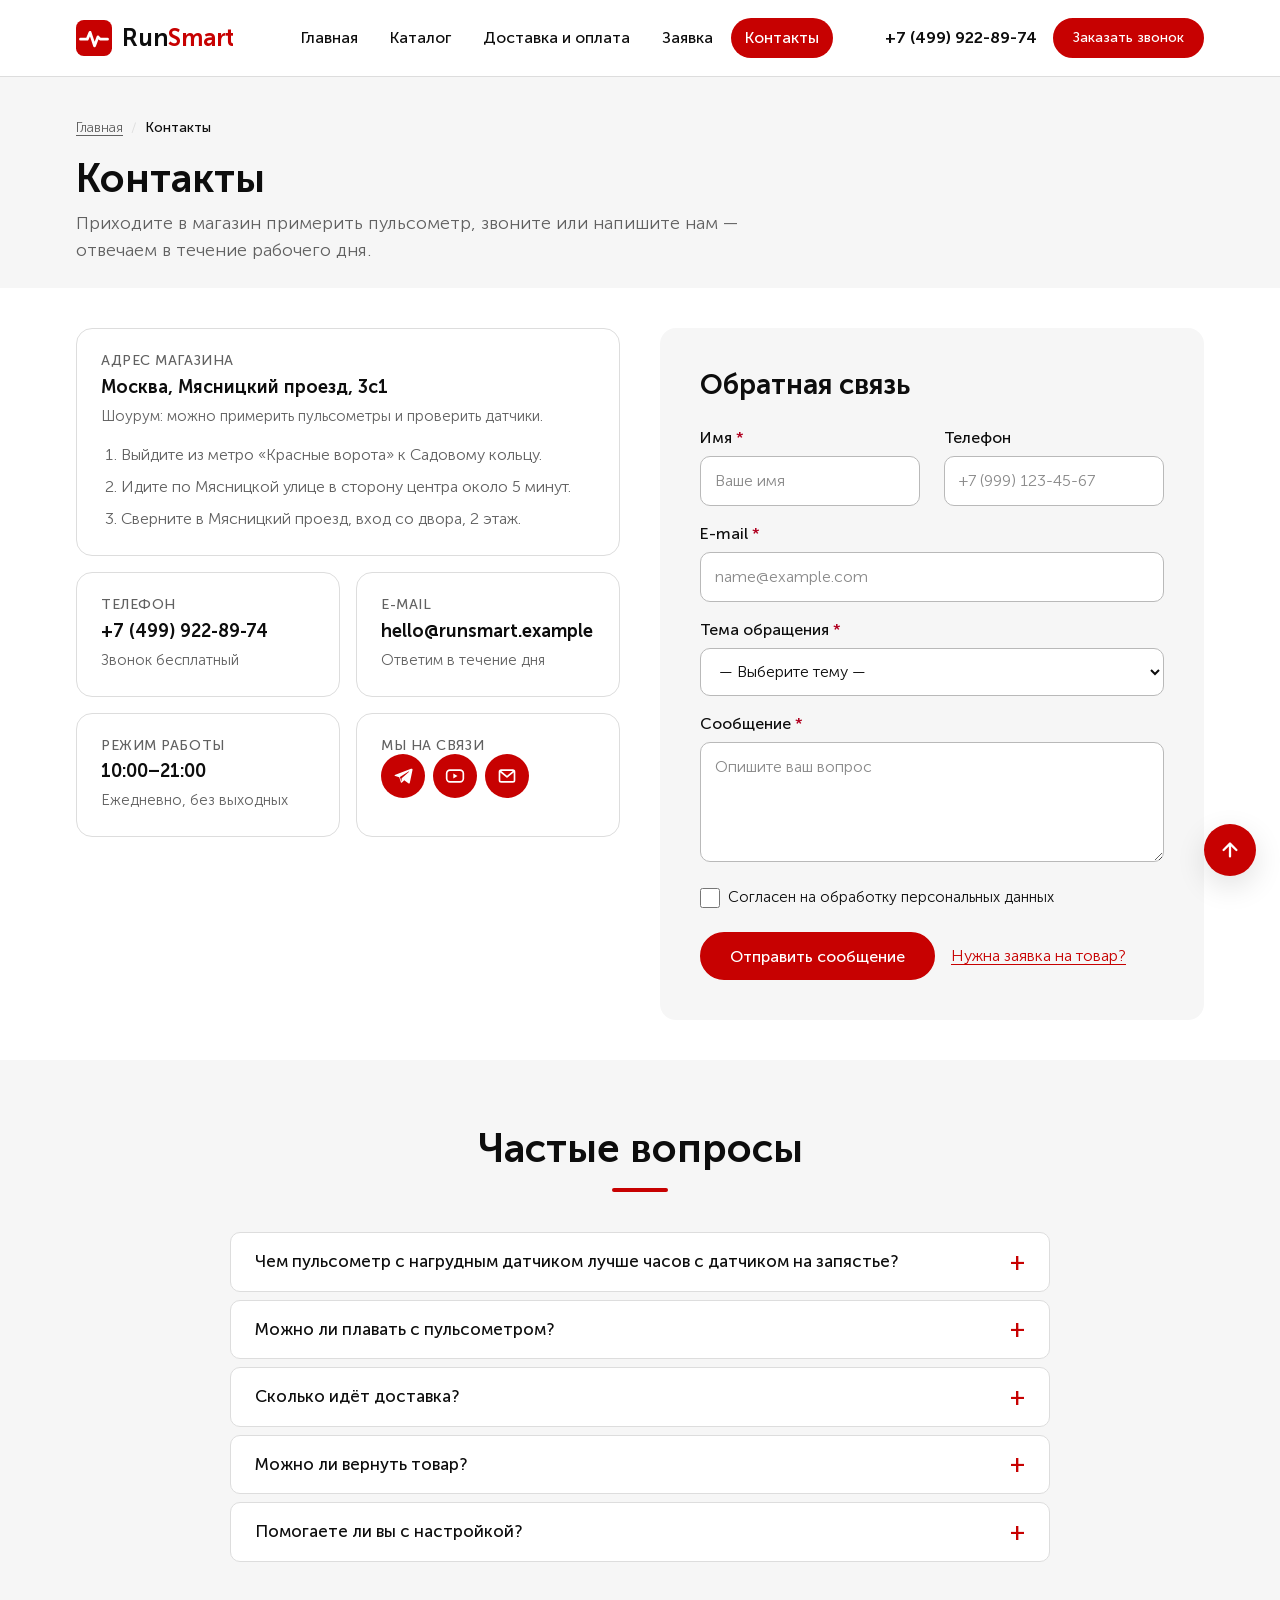
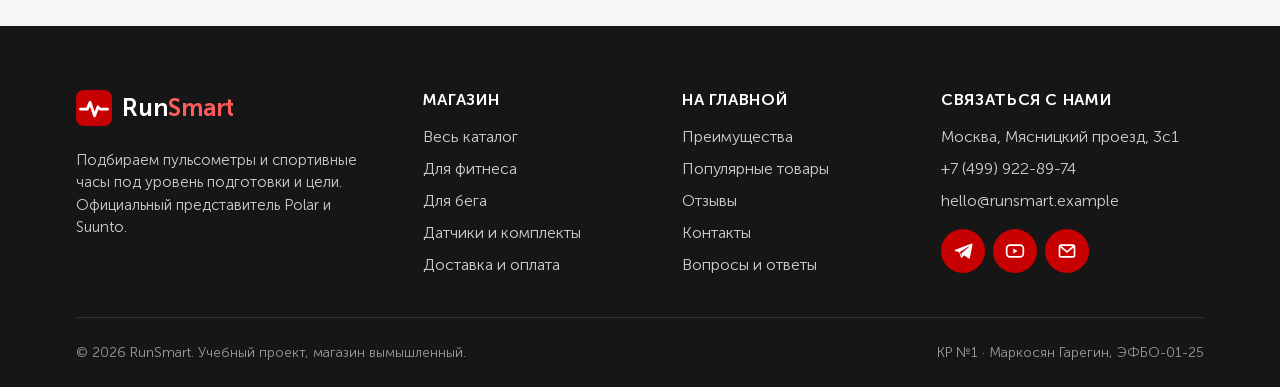
<file: contacts.html>
<!DOCTYPE html>
<html lang="ru">
<head>
  <meta charset="UTF-8">
  <meta name="viewport" content="width=device-width, initial-scale=1">
  <title>Контакты магазина RunSmart — адрес, телефон, обратная связь</title>
  <meta name="description" content="Контакты RunSmart: адрес магазина в Москве, телефон, e-mail, режим работы, форма обратной связи и ответы на частые вопросы.">
  <link rel="icon" href="images/favicon.svg" type="image/svg+xml">
  <link rel="stylesheet" href="css/style.css">
</head>
<body id="top">
  <a class="skip-link" href="#main">Перейти к содержимому</a>

  <header class="site-header">
    <div class="container site-header__inner">
      <a class="logo site-header__logo" href="index.html">
        <img class="logo__mark" src="images/favicon.svg" alt="" width="36" height="36">
        <span>Run<span class="logo__accent">Smart</span></span>
      </a>

      <nav class="site-nav" aria-label="Основное меню">
        <ul class="site-nav__list">
          <li class="site-nav__item"><a class="site-nav__link" href="index.html">Главная</a></li>
          <li class="site-nav__item"><a class="site-nav__link" href="catalog.html">Каталог</a></li>
          <li class="site-nav__item"><a class="site-nav__link" href="delivery.html">Доставка и оплата</a></li>
          <li class="site-nav__item"><a class="site-nav__link" href="order.html">Заявка</a></li>
          <li class="site-nav__item"><a class="site-nav__link site-nav__link--active" href="contacts.html" aria-current="page">Контакты</a></li>
        </ul>
      </nav>

      <div class="site-header__actions">
        <a class="site-header__phone" href="tel:+74999228974">+7 (499) 922-89-74</a>
        <a class="button button--small" href="#callback-modal">Заказать звонок</a>
      </div>
    </div>
  </header>


  <main id="main">
    <section class="page-heading" aria-labelledby="page-title">
      <div class="container">
      <nav class="breadcrumbs" aria-label="Хлебные крошки">
        <ol class="breadcrumbs__list">
          <li class="breadcrumbs__item"><a class="breadcrumbs__link" href="index.html">Главная</a></li>
          <li class="breadcrumbs__item"><span class="breadcrumbs__current" aria-current="page">Контакты</span></li>
        </ol>
      </nav>
        <h1 class="page-heading__title" id="page-title">Контакты</h1>
        <p class="page-heading__lead">Приходите в магазин примерить пульсометр, звоните или напишите нам — отвечаем в течение рабочего дня.</p>
      </div>
    </section>

    <section class="section section--compact" aria-label="Контактная информация и обратная связь">
      <div class="container contacts">
        <div>
          <div class="contacts__cards">
            <section class="contact-card contact-card--wide" aria-labelledby="c-address">
              <h2 class="contact-card__title" id="c-address">Адрес магазина</h2>
              <address class="contact-card__value">Москва, Мясницкий проезд, 3с1</address>
              <p class="contact-card__text">Шоурум: можно примерить пульсометры и проверить датчики.</p>
              <ol class="contact-card__route">
                <li>Выйдите из метро «Красные ворота» к Садовому кольцу.</li>
                <li>Идите по Мясницкой улице в сторону центра около 5 минут.</li>
                <li>Сверните в Мясницкий проезд, вход со двора, 2 этаж.</li>
              </ol>
            </section>
            <section class="contact-card" aria-labelledby="c-phone">
              <h2 class="contact-card__title" id="c-phone">Телефон</h2>
              <p class="contact-card__value"><a class="contact-card__link" href="tel:+74999228974">+7 (499) 922-89-74</a></p>
              <p class="contact-card__text">Звонок бесплатный</p>
            </section>
            <section class="contact-card" aria-labelledby="c-email">
              <h2 class="contact-card__title" id="c-email">E-mail</h2>
              <p class="contact-card__value"><a class="contact-card__link" href="mailto:hello@runsmart.example">hello@runsmart.example</a></p>
              <p class="contact-card__text">Ответим в течение дня</p>
            </section>
            <section class="contact-card" aria-labelledby="c-hours">
              <h2 class="contact-card__title" id="c-hours">Режим работы</h2>
              <p class="contact-card__value">10:00–21:00</p>
              <p class="contact-card__text">Ежедневно, без выходных</p>
            </section>
            <section class="contact-card" aria-labelledby="c-social">
              <h2 class="contact-card__title" id="c-social">Мы на связи</h2>
              <ul class="socials">
                <li><a class="socials__link" href="https://t.me/" target="_blank" rel="noopener noreferrer" aria-label="Telegram"><img class="socials__icon" src="images/icons/social-telegram.svg" alt="" width="20" height="20"></a></li>
                <li><a class="socials__link" href="https://www.youtube.com/" target="_blank" rel="noopener noreferrer" aria-label="YouTube"><img class="socials__icon" src="images/icons/social-youtube.svg" alt="" width="20" height="20"></a></li>
                <li><a class="socials__link" href="mailto:hello@runsmart.example" aria-label="Написать на почту"><img class="socials__icon" src="images/icons/social-mail.svg" alt="" width="20" height="20"></a></li>
              </ul>
            </section>
          </div>
        </div>

        <section class="contacts__form-box" id="feedback" aria-labelledby="feedback-title">
          <h2 class="contacts__form-title" id="feedback-title">Обратная связь</h2>
          <form class="form" action="thanks.html" method="get">
            <div class="form__grid">
              <div class="form__field">
                <label class="form__label" for="fb-name">Имя <abbr class="form__required" title="обязательное поле">*</abbr></label>
                <input class="form__input" id="fb-name" name="name" type="text" autocomplete="name" minlength="2" required placeholder="Ваше имя">
              </div>
              <div class="form__field">
                <label class="form__label" for="fb-phone">Телефон</label>
                <input class="form__input" id="fb-phone" name="phone" type="tel" autocomplete="tel" pattern="[0-9 +\(\)\-]{10,18}" placeholder="+7 (999) 123-45-67">
              </div>
              <div class="form__field form__field--full">
                <label class="form__label" for="fb-email">E-mail <abbr class="form__required" title="обязательное поле">*</abbr></label>
                <input class="form__input" id="fb-email" name="email" type="email" autocomplete="email" required placeholder="name@example.com" aria-describedby="fb-email-error">
                <p class="form__error" id="fb-email-error">Проверьте адрес: в нём должны быть @ и домен</p>
              </div>
              <div class="form__field form__field--full">
                <label class="form__label" for="fb-topic">Тема обращения <abbr class="form__required" title="обязательное поле">*</abbr></label>
                <select class="form__select" id="fb-topic" name="topic" required>
                  <option value="">— Выберите тему —</option>
                  <option value="question">Вопрос о товаре</option>
                  <option value="order">Статус заявки</option>
                  <option value="warranty">Гарантия и возврат</option>
                  <option value="partnership">Сотрудничество</option>
                  <option value="other">Другое</option>
                </select>
              </div>
              <div class="form__field form__field--full">
                <label class="form__label" for="fb-message">Сообщение <abbr class="form__required" title="обязательное поле">*</abbr></label>
                <textarea class="form__textarea" id="fb-message" name="message" minlength="10" maxlength="1000" required placeholder="Опишите ваш вопрос"></textarea>
              </div>
            </div>
            <label class="form__checkbox-label">
              <input class="form__checkbox" name="agree" type="checkbox" required>
              Согласен на обработку персональных данных
            </label>
            <div class="form__actions">
              <button class="button" type="submit">Отправить сообщение</button>
              <a href="order.html">Нужна заявка на товар?</a>
            </div>
          </form>
        </section>
      </div>
    </section>

    <section class="section section--alt" id="faq" aria-labelledby="faq-title">
      <div class="container">
        <header class="section__header">
          <h2 class="section__title" id="faq-title">Частые вопросы</h2>
        </header>
        <div class="faq">
        <details class="faq__item">
          <summary class="faq__question">Чем пульсометр с нагрудным датчиком лучше часов с датчиком на запястье?</summary>
          <p class="faq__answer">Нагрудный датчик измеряет электрическую активность сердца и точнее реагирует на резкие изменения нагрузки. Оптический датчик на запястье удобнее, но может запаздывать на интервальных тренировках.</p>
        </details>
        <details class="faq__item">
          <summary class="faq__question">Можно ли плавать с пульсометром?</summary>
          <p class="faq__answer">Модели с водозащитой WR30 выдерживают плавание в бассейне. Для записи пульса в воде нужен специальный датчик, например Suunto Dual Comfort Belt.</p>
        </details>
        <details class="faq__item">
          <summary class="faq__question">Сколько идёт доставка?</summary>
          <p class="faq__answer">По Москве — на следующий день, бесплатно. В другие города отправляем СДЭК или Почтой России, обычно 2–7 дней. Подробности — на странице «Доставка и оплата».</p>
        </details>
        <details class="faq__item">
          <summary class="faq__question">Можно ли вернуть товар?</summary>
          <p class="faq__answer">Да, в течение 14 дней, если сохранены упаковка и товарный вид. На все пульсометры действует гарантия производителя 2 года.</p>
        </details>
        <details class="faq__item">
          <summary class="faq__question">Помогаете ли вы с настройкой?</summary>
          <p class="faq__answer">Да. При получении курьер или консультант в магазине поможет ввести параметры и настроить зоны пульса. Можно также записаться на вводную тренировку.</p>
        </details>
      </div>
      </div>
    </section>
  </main>

  <footer class="site-footer">
    <div class="container site-footer__inner">
      <section aria-labelledby="footer-about">
        <h2 class="visually-hidden" id="footer-about">О магазине</h2>
        <a class="logo logo--inverse" href="index.html">
          <img class="logo__mark" src="images/favicon.svg" alt="" width="36" height="36" loading="lazy">
          <span>Run<span class="logo__accent">Smart</span></span>
        </a>
        <p class="site-footer__about">Подбираем пульсометры и спортивные часы под уровень подготовки и цели. Официальный представитель Polar и Suunto.</p>
      </section>

      <nav aria-labelledby="footer-shop">
        <h2 class="site-footer__title" id="footer-shop">Магазин</h2>
        <ul class="site-footer__list">
          <li><a class="site-footer__link" href="catalog.html">Весь каталог</a></li>
          <li><a class="site-footer__link" href="catalog.html#fitness">Для фитнеса</a></li>
          <li><a class="site-footer__link" href="catalog.html#running">Для бега</a></li>
          <li><a class="site-footer__link" href="catalog.html#sensors">Датчики и комплекты</a></li>
          <li><a class="site-footer__link" href="delivery.html">Доставка и оплата</a></li>
        </ul>
      </nav>

      <nav aria-labelledby="footer-home">
        <h2 class="site-footer__title" id="footer-home">На главной</h2>
        <ul class="site-footer__list">
          <li><a class="site-footer__link" href="index.html#advantages">Преимущества</a></li>
          <li><a class="site-footer__link" href="index.html#popular">Популярные товары</a></li>
          <li><a class="site-footer__link" href="index.html#reviews">Отзывы</a></li>
          <li><a class="site-footer__link" href="index.html#contacts">Контакты</a></li>
          <li><a class="site-footer__link" href="contacts.html#faq">Вопросы и ответы</a></li>
        </ul>
      </nav>

      <section aria-labelledby="footer-contacts">
        <h2 class="site-footer__title" id="footer-contacts">Связаться с нами</h2>
        <address class="site-footer__contacts">
          <span>Москва, Мясницкий проезд, 3с1</span>
          <a class="site-footer__link" href="tel:+74999228974">+7 (499) 922-89-74</a>
          <a class="site-footer__link" href="mailto:hello@runsmart.example">hello@runsmart.example</a>
        </address>
        <ul class="socials">
          <li><a class="socials__link" href="https://t.me/" target="_blank" rel="noopener noreferrer" aria-label="Telegram"><img class="socials__icon" src="images/icons/social-telegram.svg" alt="" width="20" height="20"></a></li>
          <li><a class="socials__link" href="https://www.youtube.com/" target="_blank" rel="noopener noreferrer" aria-label="YouTube"><img class="socials__icon" src="images/icons/social-youtube.svg" alt="" width="20" height="20"></a></li>
          <li><a class="socials__link" href="mailto:hello@runsmart.example" aria-label="Написать на почту"><img class="socials__icon" src="images/icons/social-mail.svg" alt="" width="20" height="20"></a></li>
        </ul>
      </section>
    </div>

    <div class="container">
      <div class="site-footer__bottom">
        <p>© 2026 RunSmart. Учебный проект, магазин вымышленный.</p>
        <p>КР №1 · Маркосян Гарегин, ЭФБО-01-25</p>
      </div>
    </div>
  </footer>

  <a class="page-up" href="#top" aria-label="Наверх страницы">
    <img class="page-up__icon" src="images/icons/arrow-up.svg" alt="" width="22" height="22">
  </a>

  <!-- CSS-модалка: открывается ссылкой на #callback-modal (псевдокласс :target),
       закрывается ссылкой на несуществующий якорь #close — без JavaScript -->
  <div class="modal" id="callback-modal" role="dialog" aria-modal="true" aria-labelledby="callback-title">
    <a class="modal__overlay" href="#close" tabindex="-1" aria-hidden="true"></a>
    <div class="modal__window">
      <a class="modal__close" href="#close" aria-label="Закрыть окно">&times;</a>
      <h2 class="modal__title" id="callback-title">Заказать звонок</h2>
      <p class="modal__text">Оставьте номер — перезвоним в течение 10 минут и поможем подобрать пульсометр.</p>
      <form class="form form--compact" action="thanks.html" method="get">
        <div class="form__grid">
          <div class="form__field">
            <label class="form__label" for="callback-name">Имя <abbr class="form__required" title="обязательное поле">*</abbr></label>
            <input class="form__input" id="callback-name" name="name" type="text" autocomplete="name" minlength="2" required placeholder="Как к вам обращаться">
          </div>
          <div class="form__field">
            <label class="form__label" for="callback-phone">Телефон <abbr class="form__required" title="обязательное поле">*</abbr></label>
            <input class="form__input" id="callback-phone" name="phone" type="tel" autocomplete="tel" pattern="[0-9 +\(\)\-]{10,18}" required placeholder="+7 (999) 123-45-67" aria-describedby="callback-phone-error">
            <p class="form__error" id="callback-phone-error">Введите номер из 10–18 цифр</p>
          </div>
        </div>
        <label class="form__checkbox-label">
          <input class="form__checkbox" name="agree" type="checkbox" required>
          Согласен на обработку персональных данных
        </label>
        <button class="button button--block" type="submit">Жду звонка</button>
      </form>
    </div>
  </div>
</body>
</html>
</file>
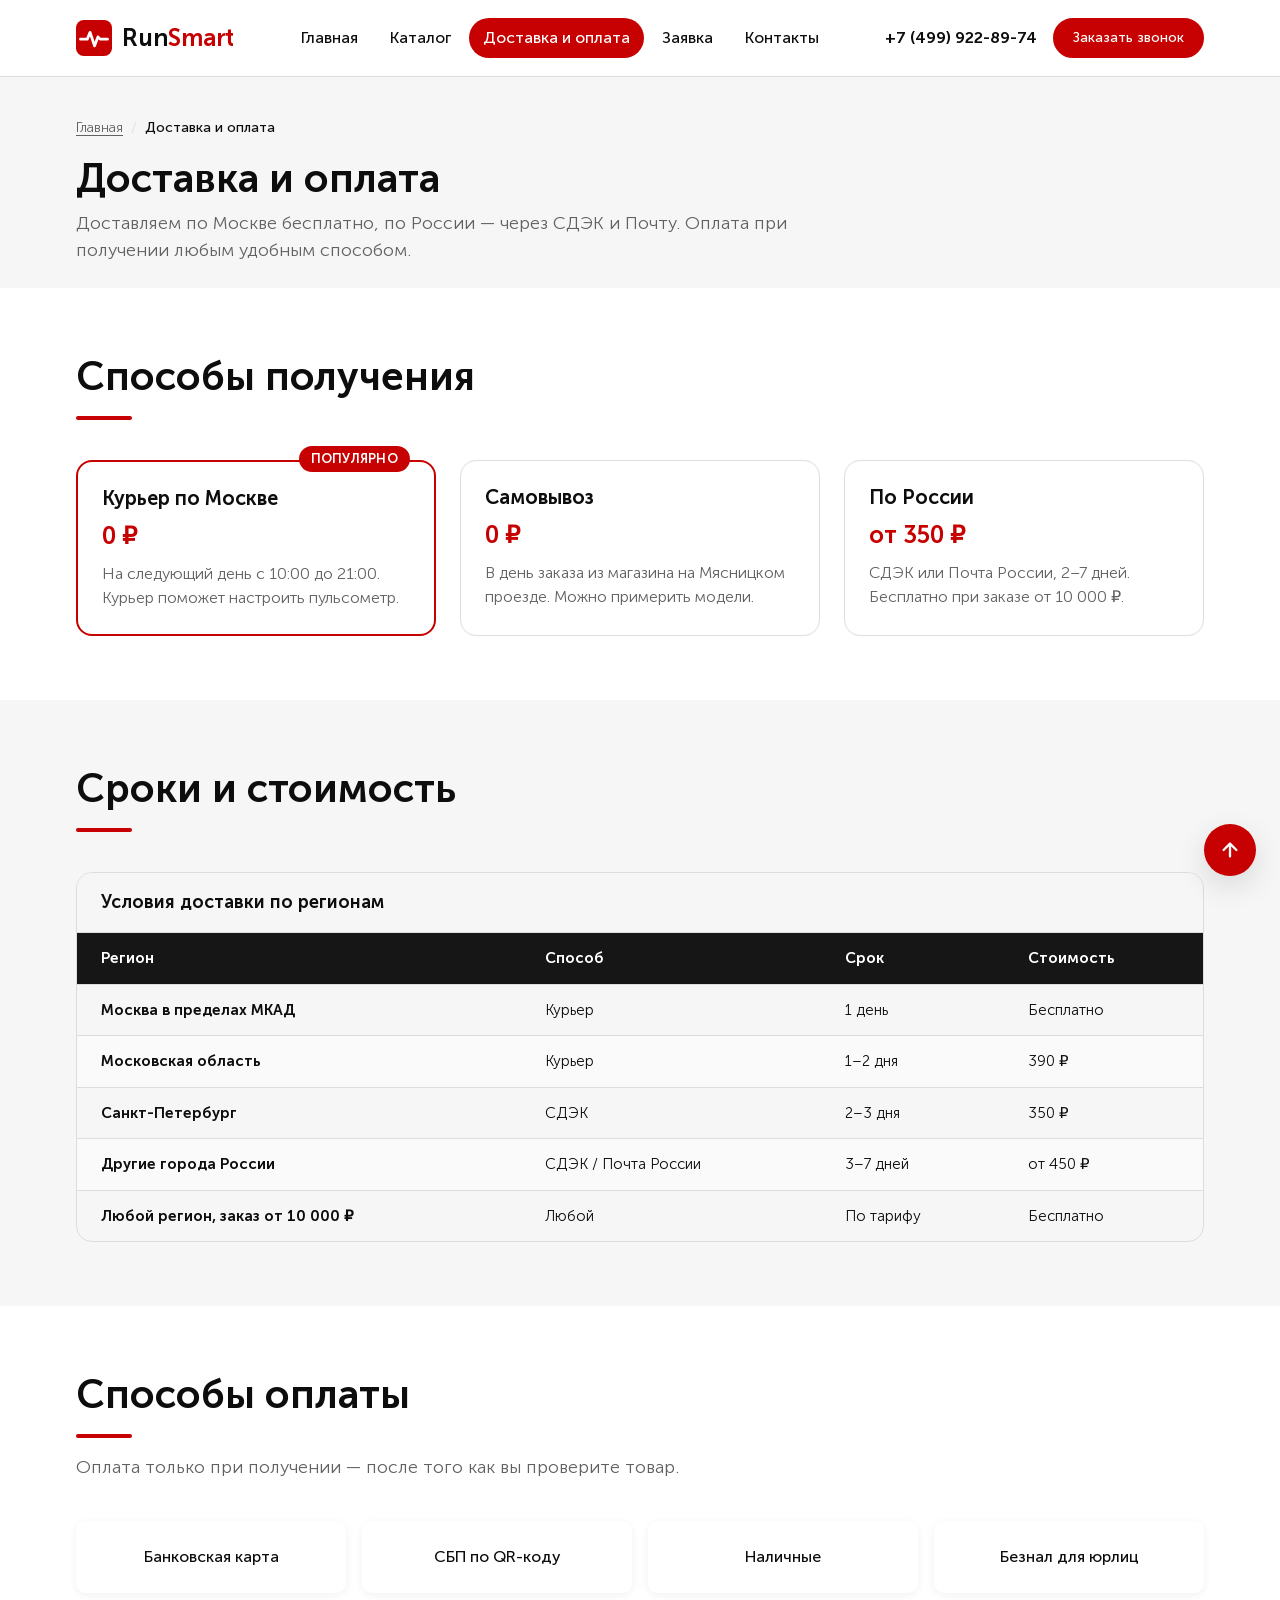
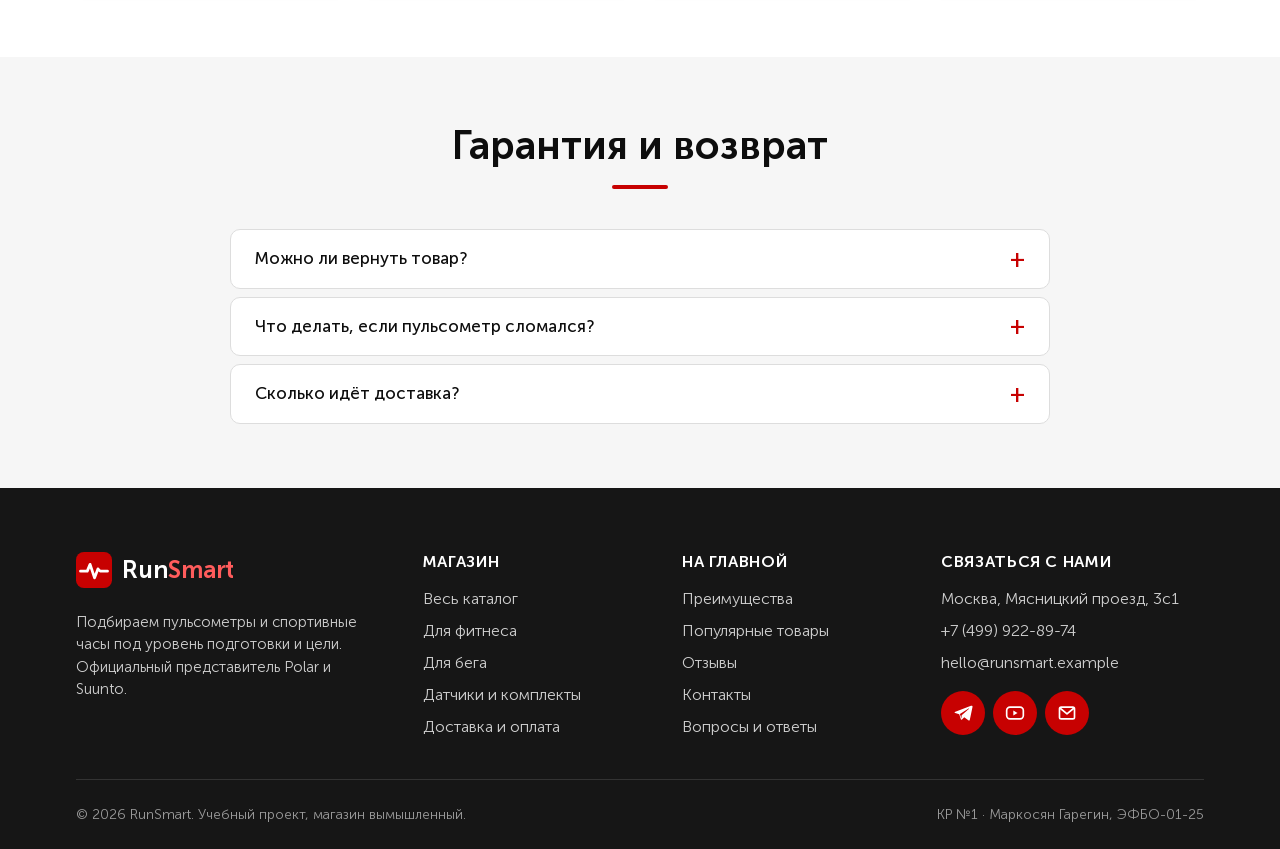
<file: delivery.html>
<!DOCTYPE html>
<html lang="ru">
<head>
  <meta charset="UTF-8">
  <meta name="viewport" content="width=device-width, initial-scale=1">
  <title>Доставка и оплата — RunSmart</title>
  <meta name="description" content="Условия доставки RunSmart: бесплатно по Москве, СДЭК и Почта по России, оплата при получении, гарантия 2 года и возврат 14 дней.">
  <link rel="icon" href="images/favicon.svg" type="image/svg+xml">
  <link rel="stylesheet" href="css/style.css">
</head>
<body id="top">
  <a class="skip-link" href="#main">Перейти к содержимому</a>

  <header class="site-header">
    <div class="container site-header__inner">
      <a class="logo site-header__logo" href="index.html">
        <img class="logo__mark" src="images/favicon.svg" alt="" width="36" height="36">
        <span>Run<span class="logo__accent">Smart</span></span>
      </a>

      <nav class="site-nav" aria-label="Основное меню">
        <ul class="site-nav__list">
          <li class="site-nav__item"><a class="site-nav__link" href="index.html">Главная</a></li>
          <li class="site-nav__item"><a class="site-nav__link" href="catalog.html">Каталог</a></li>
          <li class="site-nav__item"><a class="site-nav__link site-nav__link--active" href="delivery.html" aria-current="page">Доставка и оплата</a></li>
          <li class="site-nav__item"><a class="site-nav__link" href="order.html">Заявка</a></li>
          <li class="site-nav__item"><a class="site-nav__link" href="contacts.html">Контакты</a></li>
        </ul>
      </nav>

      <div class="site-header__actions">
        <a class="site-header__phone" href="tel:+74999228974">+7 (499) 922-89-74</a>
        <a class="button button--small" href="#callback-modal">Заказать звонок</a>
      </div>
    </div>
  </header>


  <main id="main">
    <section class="page-heading" aria-labelledby="page-title">
      <div class="container">
      <nav class="breadcrumbs" aria-label="Хлебные крошки">
        <ol class="breadcrumbs__list">
          <li class="breadcrumbs__item"><a class="breadcrumbs__link" href="index.html">Главная</a></li>
          <li class="breadcrumbs__item"><span class="breadcrumbs__current" aria-current="page">Доставка и оплата</span></li>
        </ol>
      </nav>
        <h1 class="page-heading__title" id="page-title">Доставка и оплата</h1>
        <p class="page-heading__lead">Доставляем по Москве бесплатно, по России — через СДЭК и Почту. Оплата при получении любым удобным способом.</p>
      </div>
    </section>

    <section class="section" aria-labelledby="delivery-title">
      <div class="container">
        <header class="section__header section__header--left">
          <h2 class="section__title" id="delivery-title">Способы получения</h2>
        </header>
        <ul class="delivery-options">
          <li class="delivery-option delivery-option--accent">
            <span class="badge badge--sale delivery-option__badge">Популярно</span>
            <h3 class="delivery-option__title">Курьер по Москве</h3>
            <p class="delivery-option__price">0&nbsp;₽</p>
            <p class="delivery-option__text">На следующий день с 10:00 до 21:00. Курьер поможет настроить пульсометр.</p>
          </li>
          <li class="delivery-option">
            <h3 class="delivery-option__title">Самовывоз</h3>
            <p class="delivery-option__price">0&nbsp;₽</p>
            <p class="delivery-option__text">В день заказа из магазина на Мясницком проезде. Можно примерить модели.</p>
          </li>
          <li class="delivery-option">
            <h3 class="delivery-option__title">По России</h3>
            <p class="delivery-option__price">от 350&nbsp;₽</p>
            <p class="delivery-option__text">СДЭК или Почта России, 2–7 дней. Бесплатно при заказе от 10&nbsp;000&nbsp;₽.</p>
          </li>
        </ul>
      </div>
    </section>

    <section class="section section--alt" aria-labelledby="terms-title">
      <div class="container">
        <header class="section__header section__header--left">
          <h2 class="section__title" id="terms-title">Сроки и стоимость</h2>
        </header>
        <div class="table-scroll">
          <table class="data-table">
            <caption class="data-table__caption">Условия доставки по регионам</caption>
            <thead class="data-table__head">
              <tr class="data-table__row">
                <th class="data-table__cell" scope="col">Регион</th>
                <th class="data-table__cell" scope="col">Способ</th>
                <th class="data-table__cell" scope="col">Срок</th>
                <th class="data-table__cell" scope="col">Стоимость</th>
              </tr>
            </thead>
            <tbody class="data-table__body">
              <tr class="data-table__row"><th class="data-table__cell" scope="row">Москва в пределах МКАД</th><td class="data-table__cell">Курьер</td><td class="data-table__cell">1 день</td><td class="data-table__cell">Бесплатно</td></tr>
              <tr class="data-table__row"><th class="data-table__cell" scope="row">Московская область</th><td class="data-table__cell">Курьер</td><td class="data-table__cell">1–2 дня</td><td class="data-table__cell">390&nbsp;₽</td></tr>
              <tr class="data-table__row"><th class="data-table__cell" scope="row">Санкт-Петербург</th><td class="data-table__cell">СДЭК</td><td class="data-table__cell">2–3 дня</td><td class="data-table__cell">350&nbsp;₽</td></tr>
              <tr class="data-table__row"><th class="data-table__cell" scope="row">Другие города России</th><td class="data-table__cell">СДЭК / Почта России</td><td class="data-table__cell">3–7 дней</td><td class="data-table__cell">от 450&nbsp;₽</td></tr>
              <tr class="data-table__row"><th class="data-table__cell" scope="row">Любой регион, заказ от 10&nbsp;000&nbsp;₽</th><td class="data-table__cell">Любой</td><td class="data-table__cell">По тарифу</td><td class="data-table__cell">Бесплатно</td></tr>
            </tbody>
          </table>
        </div>
      </div>
    </section>

    <section class="section" aria-labelledby="payment-title">
      <div class="container">
        <header class="section__header section__header--left">
          <h2 class="section__title" id="payment-title">Способы оплаты</h2>
          <p class="section__lead">Оплата только при получении — после того как вы проверите товар.</p>
        </header>
        <ul class="payment-list">
          <li class="payment-list__item">Банковская карта</li>
          <li class="payment-list__item">СБП по QR-коду</li>
          <li class="payment-list__item">Наличные</li>
          <li class="payment-list__item">Безнал для юрлиц</li>
        </ul>
      </div>
    </section>

    <section class="section section--alt" aria-labelledby="return-title">
      <div class="container">
        <header class="section__header">
          <h2 class="section__title" id="return-title">Гарантия и возврат</h2>
        </header>
        <div class="faq">
        <details class="faq__item">
          <summary class="faq__question">Можно ли вернуть товар?</summary>
          <p class="faq__answer">Да, в течение 14 дней, если сохранены упаковка и товарный вид. На все пульсометры действует гарантия производителя 2 года.</p>
        </details>
        <details class="faq__item">
          <summary class="faq__question">Что делать, если пульсометр сломался?</summary>
          <p class="faq__answer">Позвоните нам или напишите на почту. Мы примем устройство в магазине или отправим курьера и передадим его в сервисный центр производителя.</p>
        </details>
        <details class="faq__item">
          <summary class="faq__question">Сколько идёт доставка?</summary>
          <p class="faq__answer">По Москве — на следующий день, бесплатно. В другие города отправляем СДЭК или Почтой России, обычно 2–7 дней. Подробности — на странице «Доставка и оплата».</p>
        </details>
      </div>
      </div>
    </section>
  </main>

  <footer class="site-footer">
    <div class="container site-footer__inner">
      <section aria-labelledby="footer-about">
        <h2 class="visually-hidden" id="footer-about">О магазине</h2>
        <a class="logo logo--inverse" href="index.html">
          <img class="logo__mark" src="images/favicon.svg" alt="" width="36" height="36" loading="lazy">
          <span>Run<span class="logo__accent">Smart</span></span>
        </a>
        <p class="site-footer__about">Подбираем пульсометры и спортивные часы под уровень подготовки и цели. Официальный представитель Polar и Suunto.</p>
      </section>

      <nav aria-labelledby="footer-shop">
        <h2 class="site-footer__title" id="footer-shop">Магазин</h2>
        <ul class="site-footer__list">
          <li><a class="site-footer__link" href="catalog.html">Весь каталог</a></li>
          <li><a class="site-footer__link" href="catalog.html#fitness">Для фитнеса</a></li>
          <li><a class="site-footer__link" href="catalog.html#running">Для бега</a></li>
          <li><a class="site-footer__link" href="catalog.html#sensors">Датчики и комплекты</a></li>
          <li><a class="site-footer__link" href="delivery.html">Доставка и оплата</a></li>
        </ul>
      </nav>

      <nav aria-labelledby="footer-home">
        <h2 class="site-footer__title" id="footer-home">На главной</h2>
        <ul class="site-footer__list">
          <li><a class="site-footer__link" href="index.html#advantages">Преимущества</a></li>
          <li><a class="site-footer__link" href="index.html#popular">Популярные товары</a></li>
          <li><a class="site-footer__link" href="index.html#reviews">Отзывы</a></li>
          <li><a class="site-footer__link" href="index.html#contacts">Контакты</a></li>
          <li><a class="site-footer__link" href="contacts.html#faq">Вопросы и ответы</a></li>
        </ul>
      </nav>

      <section aria-labelledby="footer-contacts">
        <h2 class="site-footer__title" id="footer-contacts">Связаться с нами</h2>
        <address class="site-footer__contacts">
          <span>Москва, Мясницкий проезд, 3с1</span>
          <a class="site-footer__link" href="tel:+74999228974">+7 (499) 922-89-74</a>
          <a class="site-footer__link" href="mailto:hello@runsmart.example">hello@runsmart.example</a>
        </address>
        <ul class="socials">
          <li><a class="socials__link" href="https://t.me/" target="_blank" rel="noopener noreferrer" aria-label="Telegram"><img class="socials__icon" src="images/icons/social-telegram.svg" alt="" width="20" height="20"></a></li>
          <li><a class="socials__link" href="https://www.youtube.com/" target="_blank" rel="noopener noreferrer" aria-label="YouTube"><img class="socials__icon" src="images/icons/social-youtube.svg" alt="" width="20" height="20"></a></li>
          <li><a class="socials__link" href="mailto:hello@runsmart.example" aria-label="Написать на почту"><img class="socials__icon" src="images/icons/social-mail.svg" alt="" width="20" height="20"></a></li>
        </ul>
      </section>
    </div>

    <div class="container">
      <div class="site-footer__bottom">
        <p>© 2026 RunSmart. Учебный проект, магазин вымышленный.</p>
        <p>КР №1 · Маркосян Гарегин, ЭФБО-01-25</p>
      </div>
    </div>
  </footer>

  <a class="page-up" href="#top" aria-label="Наверх страницы">
    <img class="page-up__icon" src="images/icons/arrow-up.svg" alt="" width="22" height="22">
  </a>

  <!-- CSS-модалка: открывается ссылкой на #callback-modal (псевдокласс :target),
       закрывается ссылкой на несуществующий якорь #close — без JavaScript -->
  <div class="modal" id="callback-modal" role="dialog" aria-modal="true" aria-labelledby="callback-title">
    <a class="modal__overlay" href="#close" tabindex="-1" aria-hidden="true"></a>
    <div class="modal__window">
      <a class="modal__close" href="#close" aria-label="Закрыть окно">&times;</a>
      <h2 class="modal__title" id="callback-title">Заказать звонок</h2>
      <p class="modal__text">Оставьте номер — перезвоним в течение 10 минут и поможем подобрать пульсометр.</p>
      <form class="form form--compact" action="thanks.html" method="get">
        <div class="form__grid">
          <div class="form__field">
            <label class="form__label" for="callback-name">Имя <abbr class="form__required" title="обязательное поле">*</abbr></label>
            <input class="form__input" id="callback-name" name="name" type="text" autocomplete="name" minlength="2" required placeholder="Как к вам обращаться">
          </div>
          <div class="form__field">
            <label class="form__label" for="callback-phone">Телефон <abbr class="form__required" title="обязательное поле">*</abbr></label>
            <input class="form__input" id="callback-phone" name="phone" type="tel" autocomplete="tel" pattern="[0-9 +\(\)\-]{10,18}" required placeholder="+7 (999) 123-45-67" aria-describedby="callback-phone-error">
            <p class="form__error" id="callback-phone-error">Введите номер из 10–18 цифр</p>
          </div>
        </div>
        <label class="form__checkbox-label">
          <input class="form__checkbox" name="agree" type="checkbox" required>
          Согласен на обработку персональных данных
        </label>
        <button class="button button--block" type="submit">Жду звонка</button>
      </form>
    </div>
  </div>
</body>
</html>
</file>
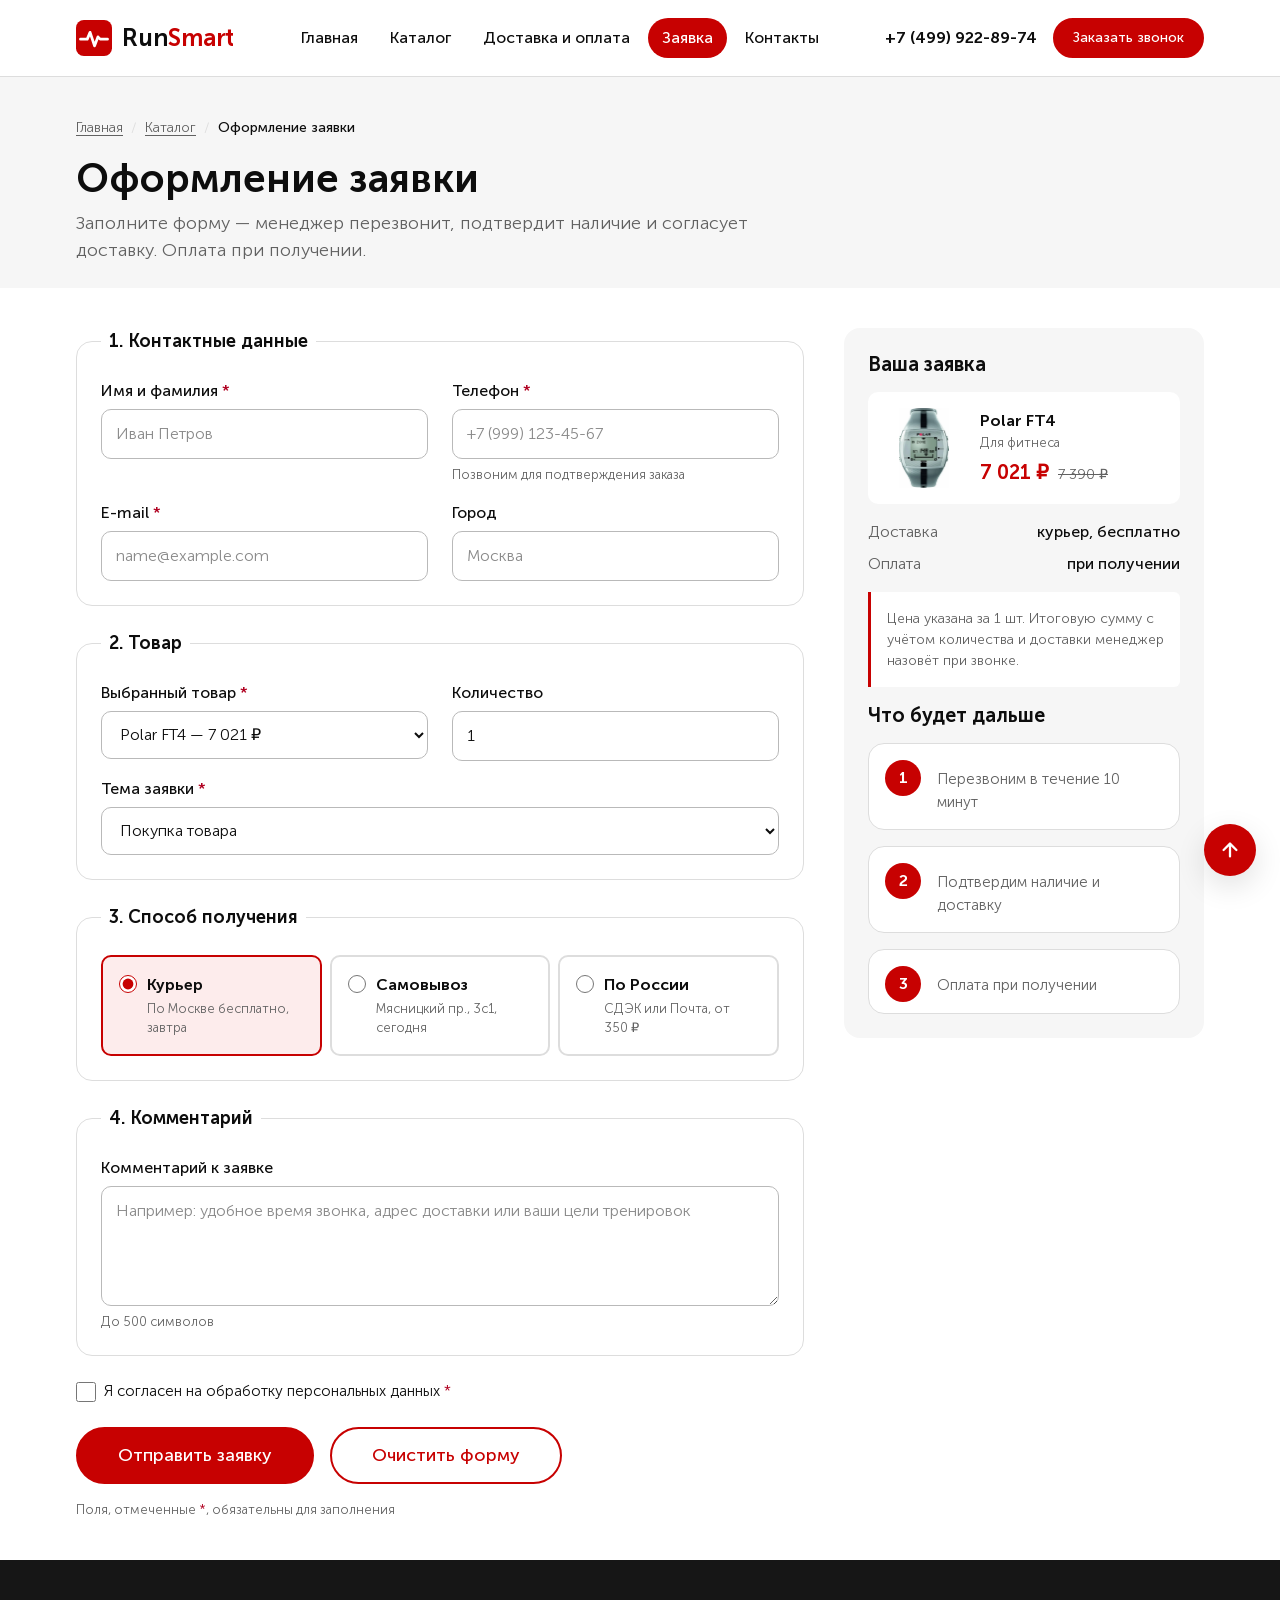
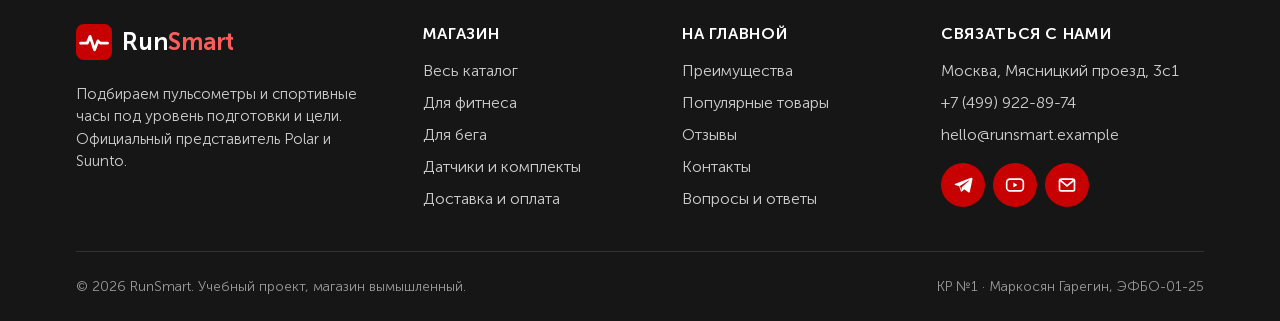
<file: order.html>
<!DOCTYPE html>
<html lang="ru">
<head>
  <meta charset="UTF-8">
  <meta name="viewport" content="width=device-width, initial-scale=1">
  <title>Оформление заявки — RunSmart</title>
  <meta name="description" content="Оформите заявку на пульсометр RunSmart: выберите модель и способ получения, менеджер перезвонит в течение 10 минут.">
  <link rel="icon" href="images/favicon.svg" type="image/svg+xml">
  <link rel="stylesheet" href="css/style.css">
</head>
<body id="top">
  <a class="skip-link" href="#main">Перейти к содержимому</a>

  <header class="site-header">
    <div class="container site-header__inner">
      <a class="logo site-header__logo" href="index.html">
        <img class="logo__mark" src="images/favicon.svg" alt="" width="36" height="36">
        <span>Run<span class="logo__accent">Smart</span></span>
      </a>

      <nav class="site-nav" aria-label="Основное меню">
        <ul class="site-nav__list">
          <li class="site-nav__item"><a class="site-nav__link" href="index.html">Главная</a></li>
          <li class="site-nav__item"><a class="site-nav__link" href="catalog.html">Каталог</a></li>
          <li class="site-nav__item"><a class="site-nav__link" href="delivery.html">Доставка и оплата</a></li>
          <li class="site-nav__item"><a class="site-nav__link site-nav__link--active" href="order.html" aria-current="page">Заявка</a></li>
          <li class="site-nav__item"><a class="site-nav__link" href="contacts.html">Контакты</a></li>
        </ul>
      </nav>

      <div class="site-header__actions">
        <a class="site-header__phone" href="tel:+74999228974">+7 (499) 922-89-74</a>
        <a class="button button--small" href="#callback-modal">Заказать звонок</a>
      </div>
    </div>
  </header>


  <main id="main">
    <section class="page-heading" aria-labelledby="page-title">
      <div class="container">
      <nav class="breadcrumbs" aria-label="Хлебные крошки">
        <ol class="breadcrumbs__list">
          <li class="breadcrumbs__item"><a class="breadcrumbs__link" href="index.html">Главная</a></li>
          <li class="breadcrumbs__item"><a class="breadcrumbs__link" href="catalog.html">Каталог</a></li>
          <li class="breadcrumbs__item"><span class="breadcrumbs__current" aria-current="page">Оформление заявки</span></li>
        </ol>
      </nav>
        <h1 class="page-heading__title" id="page-title">Оформление заявки</h1>
        <p class="page-heading__lead">Заполните форму — менеджер перезвонит, подтвердит наличие и согласует доставку. Оплата при получении.</p>
      </div>
    </section>

    <section class="section section--compact" aria-label="Форма заявки">
      <div class="container order-layout">
        <form class="form" action="thanks.html" method="get">
          <fieldset class="form__fieldset">
            <legend class="form__legend">1. Контактные данные</legend>
            <div class="form__grid">
              <div class="form__field">
                <label class="form__label" for="order-name">Имя и фамилия <abbr class="form__required" title="обязательное поле">*</abbr></label>
                <input class="form__input" id="order-name" name="name" type="text" autocomplete="name" minlength="2" required placeholder="Иван Петров" aria-describedby="order-name-error">
                <p class="form__error" id="order-name-error">Укажите имя — минимум 2 буквы</p>
              </div>
              <div class="form__field">
                <label class="form__label" for="order-phone">Телефон <abbr class="form__required" title="обязательное поле">*</abbr></label>
                <input class="form__input" id="order-phone" name="phone" type="tel" autocomplete="tel" pattern="[0-9 +\(\)\-]{10,18}" required placeholder="+7 (999) 123-45-67" aria-describedby="order-phone-hint order-phone-error">
                <p class="form__hint" id="order-phone-hint">Позвоним для подтверждения заказа</p>
                <p class="form__error" id="order-phone-error">Введите номер: цифры, пробелы, скобки, + и -</p>
              </div>
              <div class="form__field">
                <label class="form__label" for="order-email">E-mail <abbr class="form__required" title="обязательное поле">*</abbr></label>
                <input class="form__input" id="order-email" name="email" type="email" autocomplete="email" required placeholder="name@example.com" aria-describedby="order-email-error">
                <p class="form__error" id="order-email-error">Проверьте адрес: в нём должны быть @ и домен</p>
              </div>
              <div class="form__field">
                <label class="form__label" for="order-city">Город</label>
                <input class="form__input" id="order-city" name="city" type="text" autocomplete="address-level2" placeholder="Москва">
              </div>
            </div>
          </fieldset>

          <fieldset class="form__fieldset">
            <legend class="form__legend">2. Товар</legend>
            <div class="form__grid">
              <div class="form__field">
                <label class="form__label" for="order-product">Выбранный товар <abbr class="form__required" title="обязательное поле">*</abbr></label>
                <select class="form__select" id="order-product" name="product" required>
                  <option value="ft4" selected>Polar FT4 — 7&nbsp;021&nbsp;₽</option>
                  <option value="ft1">Polar FT1 — 4&nbsp;500&nbsp;₽</option>
                  <option value="m2">Suunto M2 — 6&nbsp;641&nbsp;₽</option>
                  <option value="m400">Polar M400 — 14&nbsp;990&nbsp;₽</option>
                  <option value="rc3" disabled>Polar RC3 GPS — 12&nbsp;490&nbsp;₽ (нет в наличии)</option>
                  <option value="m600">Polar M600 — 24&nbsp;990&nbsp;₽</option>
                  <option value="belt">Suunto Dual Comfort Belt — 5&nbsp;990&nbsp;₽</option>
                  <option value="ft1kit">Комплект Polar FT1 — 5&nbsp;290&nbsp;₽</option>
                </select>
              </div>
              <div class="form__field">
                <label class="form__label" for="order-quantity">Количество</label>
                <input class="form__input" id="order-quantity" name="quantity" type="number" min="1" max="10" value="1">
              </div>
              <div class="form__field form__field--full">
                <label class="form__label" for="order-topic">Тема заявки <abbr class="form__required" title="обязательное поле">*</abbr></label>
                <select class="form__select" id="order-topic" name="topic" required>
                  <option value="">— Выберите тему —</option>
                  <option value="buy" selected>Покупка товара</option>
                  <option value="consult">Консультация по подбору</option>
                  <option value="gift">Покупка в подарок</option>
                  <option value="corporate">Заказ для команды или клуба</option>
                </select>
              </div>
            </div>
          </fieldset>

          <fieldset class="form__fieldset">
            <legend class="form__legend">3. Способ получения</legend>
            <div class="form__choices">
              <label class="form__choice">
                <input class="form__radio" type="radio" name="delivery" value="courier" checked required>
                <span class="form__choice-title">Курьер</span>
                <span class="form__choice-text">По Москве бесплатно, завтра</span>
              </label>
              <label class="form__choice">
                <input class="form__radio" type="radio" name="delivery" value="pickup">
                <span class="form__choice-title">Самовывоз</span>
                <span class="form__choice-text">Мясницкий пр., 3с1, сегодня</span>
              </label>
              <label class="form__choice">
                <input class="form__radio" type="radio" name="delivery" value="post">
                <span class="form__choice-title">По России</span>
                <span class="form__choice-text">СДЭК или Почта, от 350&nbsp;₽</span>
              </label>
            </div>
          </fieldset>

          <fieldset class="form__fieldset">
            <legend class="form__legend">4. Комментарий</legend>
            <div class="form__field">
              <label class="form__label" for="order-comment">Комментарий к заявке</label>
              <textarea class="form__textarea" id="order-comment" name="comment" maxlength="500" placeholder="Например: удобное время звонка, адрес доставки или ваши цели тренировок" aria-describedby="order-comment-hint"></textarea>
              <p class="form__hint" id="order-comment-hint">До 500 символов</p>
            </div>
          </fieldset>

          <label class="form__checkbox-label">
            <input class="form__checkbox" name="agree" type="checkbox" required>
            <span>Я согласен на обработку персональных данных <abbr class="form__required" title="обязательное поле">*</abbr></span>
          </label>

          <div class="form__actions">
            <button class="button button--large" type="submit">Отправить заявку</button>
            <button class="button button--outline button--large" type="reset">Очистить форму</button>
            <p class="form__note">Поля, отмеченные <abbr class="form__required" title="обязательное поле">*</abbr>, обязательны для заполнения</p>
          </div>
        </form>

        <aside class="order-summary" aria-labelledby="summary-title">
          <h2 class="order-summary__title" id="summary-title">Ваша заявка</h2>
          <div class="order-summary__product" data-product="ft4">
            <img class="order-summary__image" src="images/products/polar-ft4.webp" alt="" width="403" height="640" loading="lazy">
            <div>
              <p class="order-summary__name">Polar FT4</p>
              <p class="order-summary__category">Для фитнеса</p>
              <p class="order-summary__price">7&nbsp;021&nbsp;₽ <s class="order-summary__price-old"><span class="visually-hidden">Старая цена: </span>7&nbsp;390&nbsp;₽</s></p>
            </div>
          </div>
          <div class="order-summary__product" data-product="ft1">
            <img class="order-summary__image" src="images/products/polar-ft1.webp" alt="" width="371" height="640" loading="lazy">
            <div>
              <p class="order-summary__name">Polar FT1</p>
              <p class="order-summary__category">Для фитнеса</p>
              <p class="order-summary__price">4&nbsp;500&nbsp;₽ <s class="order-summary__price-old"><span class="visually-hidden">Старая цена: </span>4&nbsp;750&nbsp;₽</s></p>
            </div>
          </div>
          <div class="order-summary__product" data-product="m2">
            <img class="order-summary__image" src="images/products/suunto-m2.webp" alt="" width="480" height="640" loading="lazy">
            <div>
              <p class="order-summary__name">Suunto M2</p>
              <p class="order-summary__category">Для фитнеса</p>
              <p class="order-summary__price">6&nbsp;641&nbsp;₽ <s class="order-summary__price-old"><span class="visually-hidden">Старая цена: </span>6&nbsp;990&nbsp;₽</s></p>
            </div>
          </div>
          <div class="order-summary__product" data-product="m400">
            <img class="order-summary__image" src="images/products/polar-m400.webp" alt="" width="640" height="495" loading="lazy">
            <div>
              <p class="order-summary__name">Polar M400</p>
              <p class="order-summary__category">Для бега</p>
              <p class="order-summary__price">14&nbsp;990&nbsp;₽</p>
            </div>
          </div>
          <div class="order-summary__product" data-product="m600">
            <img class="order-summary__image" src="images/products/polar-m600.webp" alt="" width="640" height="360" loading="lazy">
            <div>
              <p class="order-summary__name">Polar M600</p>
              <p class="order-summary__category">Для бега</p>
              <p class="order-summary__price">24&nbsp;990&nbsp;₽</p>
            </div>
          </div>
          <div class="order-summary__product" data-product="belt">
            <img class="order-summary__image" src="images/products/suunto-dual-belt.webp" alt="" width="525" height="296" loading="lazy">
            <div>
              <p class="order-summary__name">Suunto Dual Comfort Belt</p>
              <p class="order-summary__category">Датчики и комплекты</p>
              <p class="order-summary__price">5&nbsp;990&nbsp;₽</p>
            </div>
          </div>
          <div class="order-summary__product" data-product="ft1kit">
            <img class="order-summary__image" src="images/products/polar-ft1-kit.webp" alt="" width="522" height="420" loading="lazy">
            <div>
              <p class="order-summary__name">Комплект Polar FT1</p>
              <p class="order-summary__category">Датчики и комплекты</p>
              <p class="order-summary__price">5&nbsp;290&nbsp;₽</p>
            </div>
          </div>
          <dl class="order-summary__list">
            <div class="order-summary__row">
              <dt class="order-summary__term">Доставка</dt>
              <dd class="order-summary__value">
                <span class="order-summary__delivery" data-delivery="courier">курьер, бесплатно</span>
                <span class="order-summary__delivery" data-delivery="pickup">самовывоз, 0&nbsp;₽</span>
                <span class="order-summary__delivery" data-delivery="post">СДЭК / Почта, от 350&nbsp;₽</span>
              </dd>
            </div>
            <div class="order-summary__row"><dt class="order-summary__term">Оплата</dt><dd class="order-summary__value">при получении</dd></div>
          </dl>
          <p class="order-summary__note">Цена указана за 1&nbsp;шт. Итоговую сумму с учётом количества и доставки менеджер назовёт при звонке.</p>
          <h3 class="order-summary__title">Что будет дальше</h3>
          <ol class="steps steps--vertical">
            <li class="steps__item"><p class="steps__text">Перезвоним в течение 10 минут</p></li>
            <li class="steps__item"><p class="steps__text">Подтвердим наличие и доставку</p></li>
            <li class="steps__item"><p class="steps__text">Оплата при получении</p></li>
          </ol>
        </aside>
      </div>
    </section>
  </main>

  <footer class="site-footer">
    <div class="container site-footer__inner">
      <section aria-labelledby="footer-about">
        <h2 class="visually-hidden" id="footer-about">О магазине</h2>
        <a class="logo logo--inverse" href="index.html">
          <img class="logo__mark" src="images/favicon.svg" alt="" width="36" height="36" loading="lazy">
          <span>Run<span class="logo__accent">Smart</span></span>
        </a>
        <p class="site-footer__about">Подбираем пульсометры и спортивные часы под уровень подготовки и цели. Официальный представитель Polar и Suunto.</p>
      </section>

      <nav aria-labelledby="footer-shop">
        <h2 class="site-footer__title" id="footer-shop">Магазин</h2>
        <ul class="site-footer__list">
          <li><a class="site-footer__link" href="catalog.html">Весь каталог</a></li>
          <li><a class="site-footer__link" href="catalog.html#fitness">Для фитнеса</a></li>
          <li><a class="site-footer__link" href="catalog.html#running">Для бега</a></li>
          <li><a class="site-footer__link" href="catalog.html#sensors">Датчики и комплекты</a></li>
          <li><a class="site-footer__link" href="delivery.html">Доставка и оплата</a></li>
        </ul>
      </nav>

      <nav aria-labelledby="footer-home">
        <h2 class="site-footer__title" id="footer-home">На главной</h2>
        <ul class="site-footer__list">
          <li><a class="site-footer__link" href="index.html#advantages">Преимущества</a></li>
          <li><a class="site-footer__link" href="index.html#popular">Популярные товары</a></li>
          <li><a class="site-footer__link" href="index.html#reviews">Отзывы</a></li>
          <li><a class="site-footer__link" href="index.html#contacts">Контакты</a></li>
          <li><a class="site-footer__link" href="contacts.html#faq">Вопросы и ответы</a></li>
        </ul>
      </nav>

      <section aria-labelledby="footer-contacts">
        <h2 class="site-footer__title" id="footer-contacts">Связаться с нами</h2>
        <address class="site-footer__contacts">
          <span>Москва, Мясницкий проезд, 3с1</span>
          <a class="site-footer__link" href="tel:+74999228974">+7 (499) 922-89-74</a>
          <a class="site-footer__link" href="mailto:hello@runsmart.example">hello@runsmart.example</a>
        </address>
        <ul class="socials">
          <li><a class="socials__link" href="https://t.me/" target="_blank" rel="noopener noreferrer" aria-label="Telegram"><img class="socials__icon" src="images/icons/social-telegram.svg" alt="" width="20" height="20"></a></li>
          <li><a class="socials__link" href="https://www.youtube.com/" target="_blank" rel="noopener noreferrer" aria-label="YouTube"><img class="socials__icon" src="images/icons/social-youtube.svg" alt="" width="20" height="20"></a></li>
          <li><a class="socials__link" href="mailto:hello@runsmart.example" aria-label="Написать на почту"><img class="socials__icon" src="images/icons/social-mail.svg" alt="" width="20" height="20"></a></li>
        </ul>
      </section>
    </div>

    <div class="container">
      <div class="site-footer__bottom">
        <p>© 2026 RunSmart. Учебный проект, магазин вымышленный.</p>
        <p>КР №1 · Маркосян Гарегин, ЭФБО-01-25</p>
      </div>
    </div>
  </footer>

  <a class="page-up" href="#top" aria-label="Наверх страницы">
    <img class="page-up__icon" src="images/icons/arrow-up.svg" alt="" width="22" height="22">
  </a>

  <!-- CSS-модалка: открывается ссылкой на #callback-modal (псевдокласс :target),
       закрывается ссылкой на несуществующий якорь #close — без JavaScript -->
  <div class="modal" id="callback-modal" role="dialog" aria-modal="true" aria-labelledby="callback-title">
    <a class="modal__overlay" href="#close" tabindex="-1" aria-hidden="true"></a>
    <div class="modal__window">
      <a class="modal__close" href="#close" aria-label="Закрыть окно">&times;</a>
      <h2 class="modal__title" id="callback-title">Заказать звонок</h2>
      <p class="modal__text">Оставьте номер — перезвоним в течение 10 минут и поможем подобрать пульсометр.</p>
      <form class="form form--compact" action="thanks.html" method="get">
        <div class="form__grid">
          <div class="form__field">
            <label class="form__label" for="callback-name">Имя <abbr class="form__required" title="обязательное поле">*</abbr></label>
            <input class="form__input" id="callback-name" name="name" type="text" autocomplete="name" minlength="2" required placeholder="Как к вам обращаться">
          </div>
          <div class="form__field">
            <label class="form__label" for="callback-phone">Телефон <abbr class="form__required" title="обязательное поле">*</abbr></label>
            <input class="form__input" id="callback-phone" name="phone" type="tel" autocomplete="tel" pattern="[0-9 +\(\)\-]{10,18}" required placeholder="+7 (999) 123-45-67" aria-describedby="callback-phone-error">
            <p class="form__error" id="callback-phone-error">Введите номер из 10–18 цифр</p>
          </div>
        </div>
        <label class="form__checkbox-label">
          <input class="form__checkbox" name="agree" type="checkbox" required>
          Согласен на обработку персональных данных
        </label>
        <button class="button button--block" type="submit">Жду звонка</button>
      </form>
    </div>
  </div>
</body>
</html>
</file>
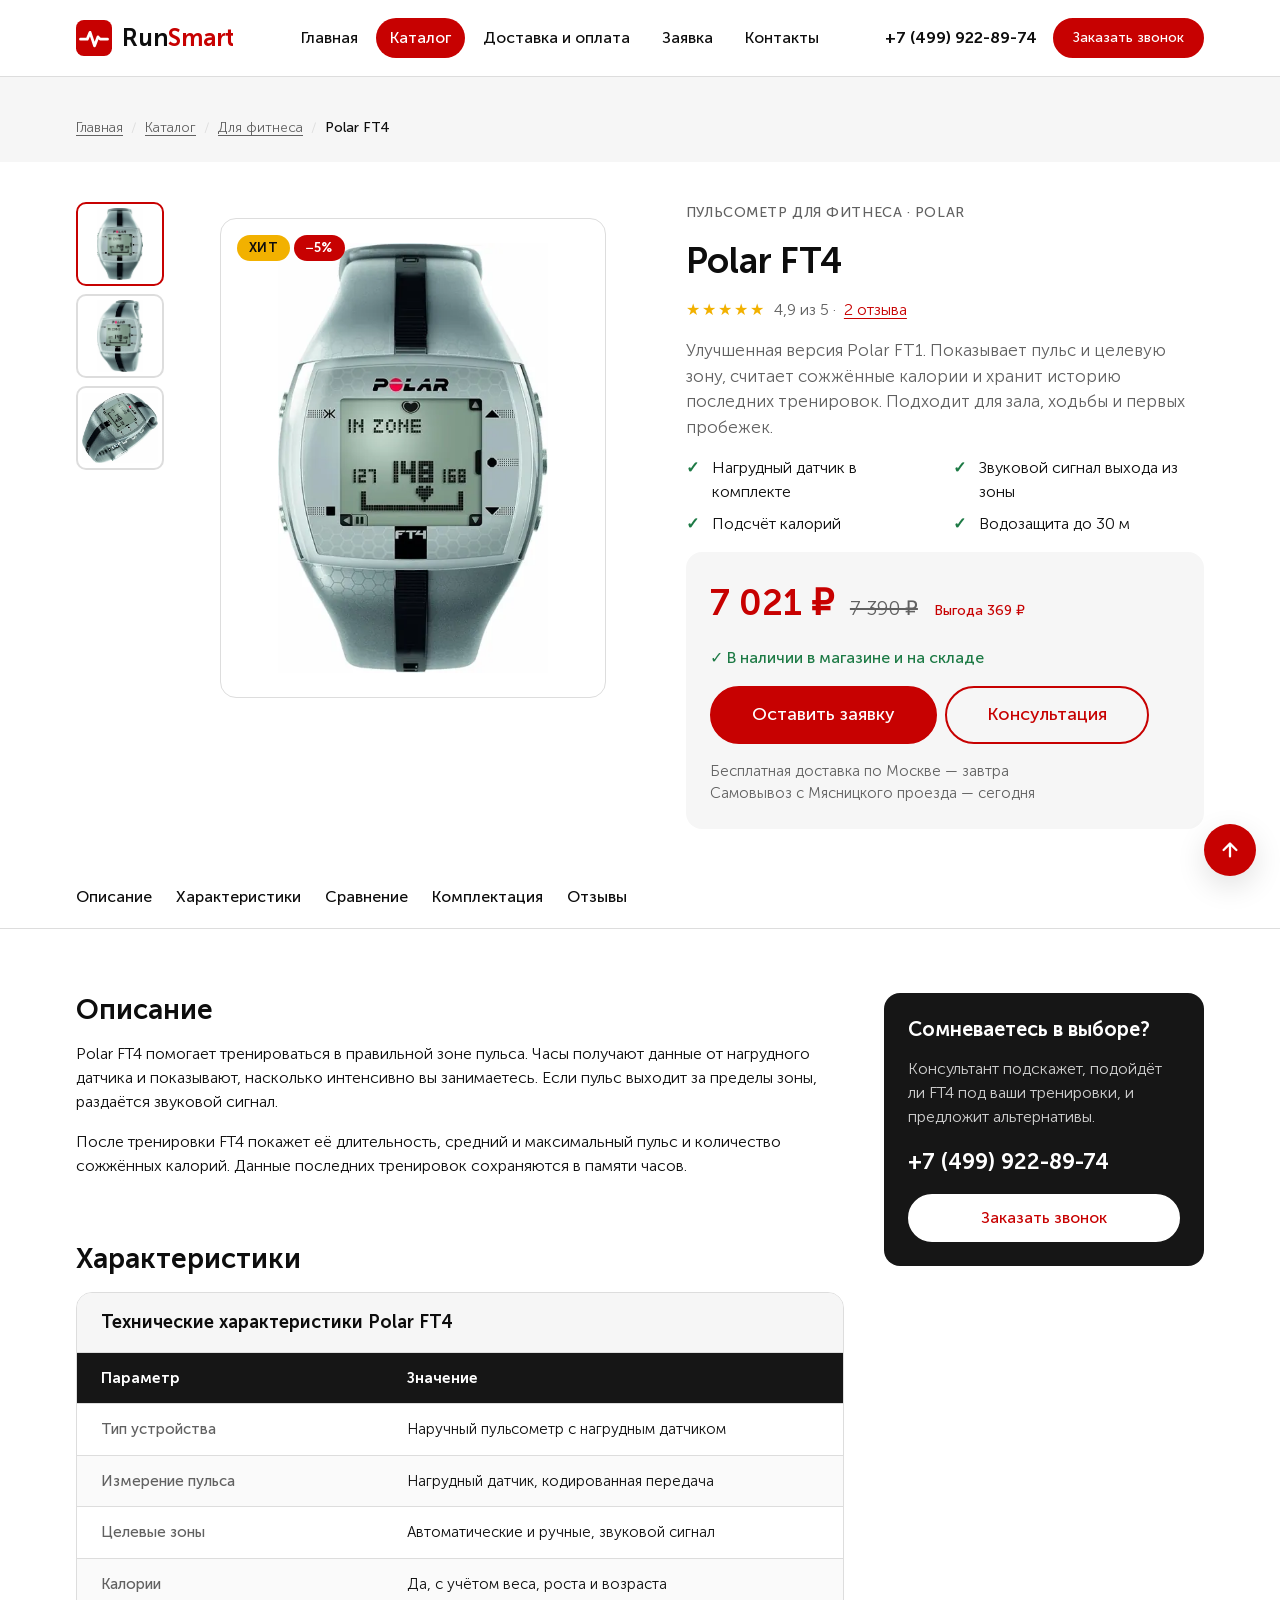
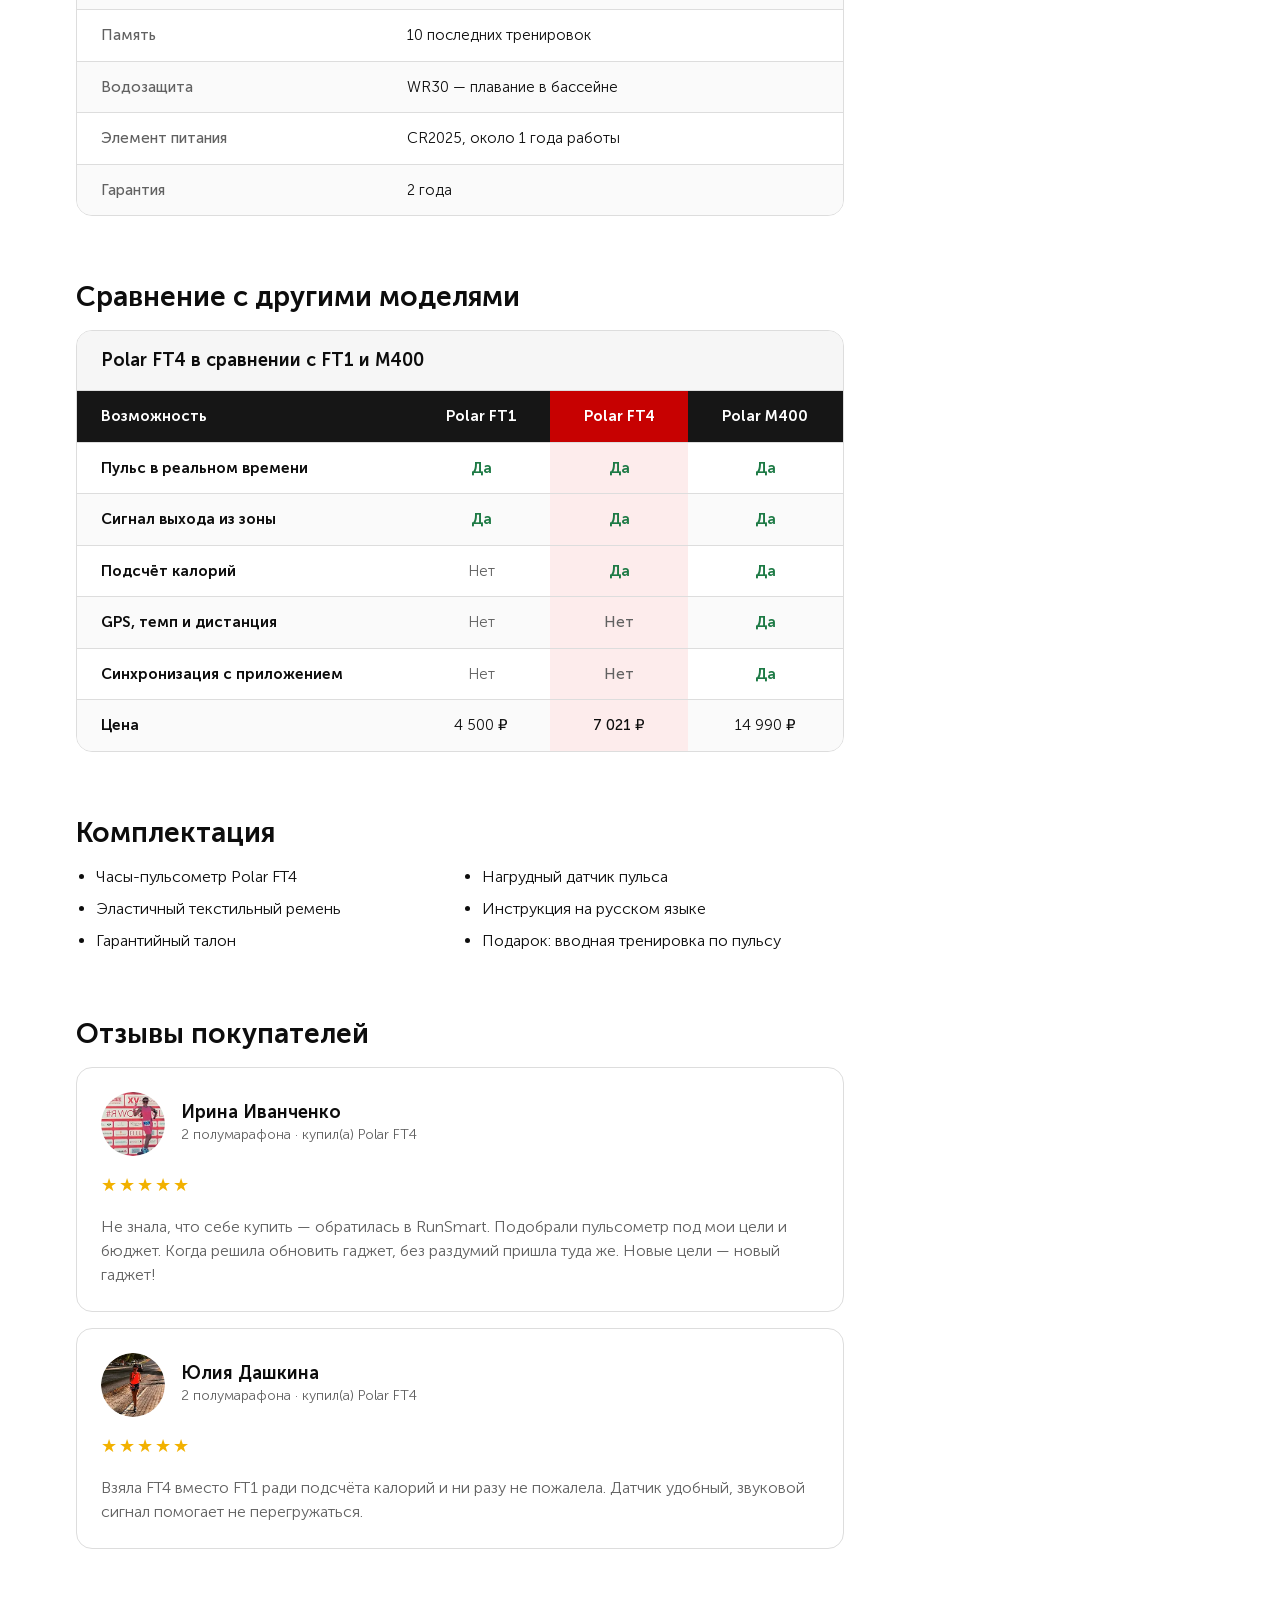
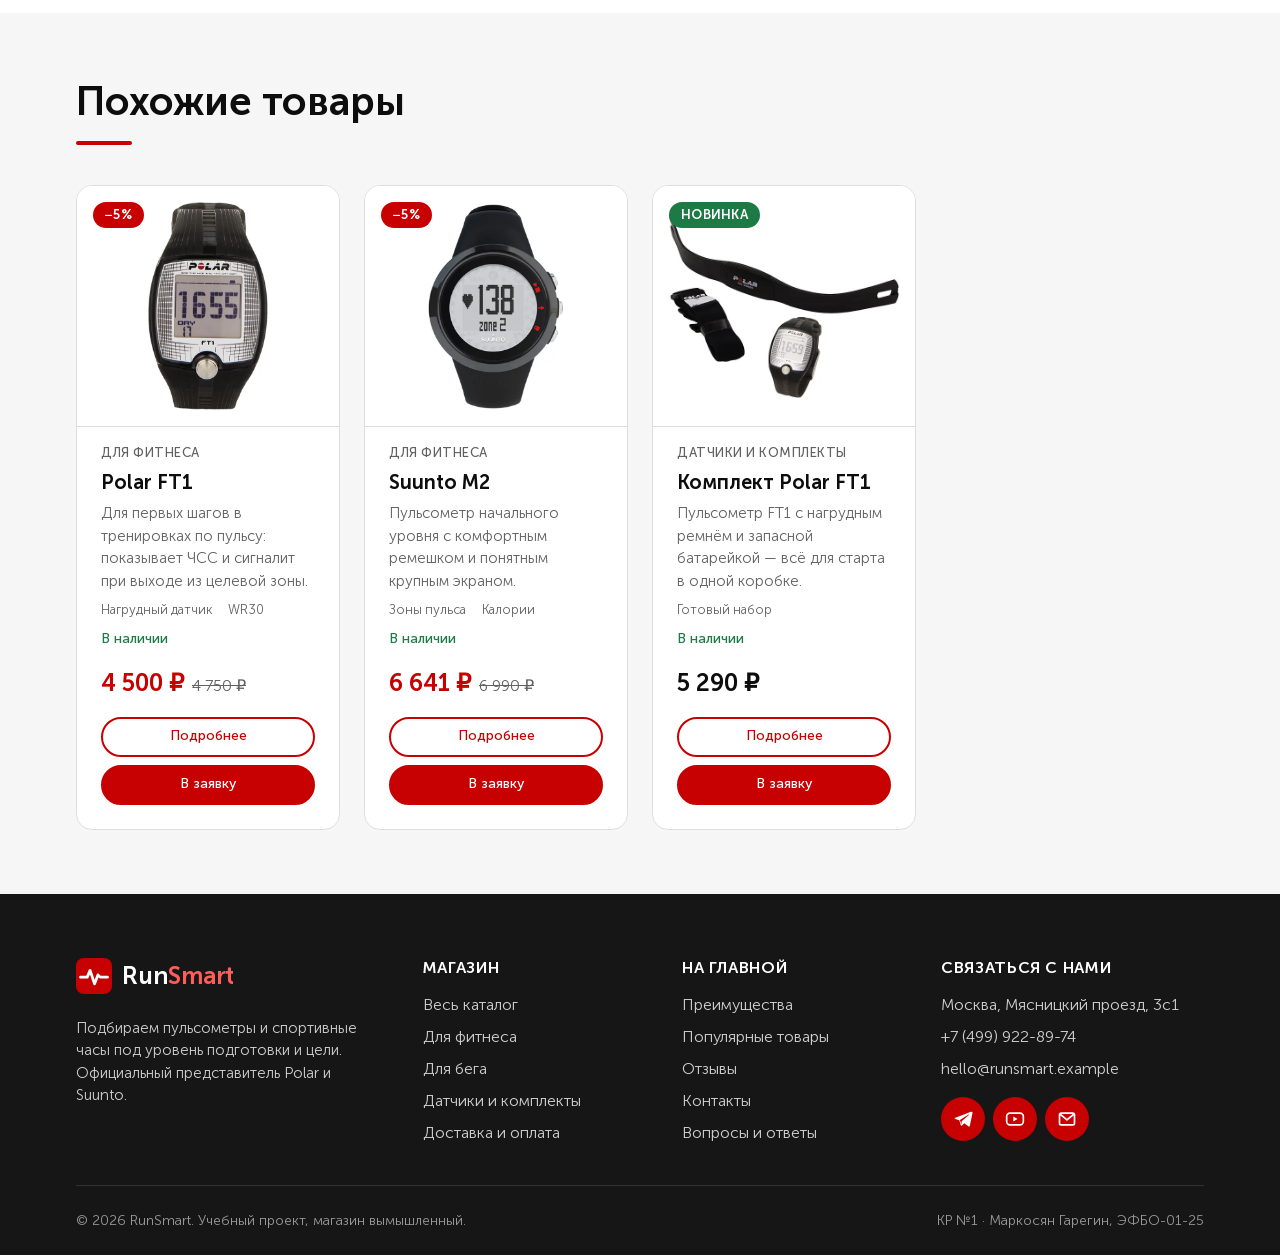
<file: product.html>
<!DOCTYPE html>
<html lang="ru">
<head>
  <meta charset="UTF-8">
  <meta name="viewport" content="width=device-width, initial-scale=1">
  <title>Пульсометр Polar FT4 — цена, характеристики, отзывы | RunSmart</title>
  <meta name="description" content="Polar FT4: пульс, целевые зоны и калории. Характеристики, сравнение с FT1 и M400, комплектация и отзывы. Цена 7 021 ₽.">
  <link rel="icon" href="images/favicon.svg" type="image/svg+xml">
  <link rel="stylesheet" href="css/style.css">
</head>
<body id="top">
  <a class="skip-link" href="#main">Перейти к содержимому</a>

  <header class="site-header">
    <div class="container site-header__inner">
      <a class="logo site-header__logo" href="index.html">
        <img class="logo__mark" src="images/favicon.svg" alt="" width="36" height="36">
        <span>Run<span class="logo__accent">Smart</span></span>
      </a>

      <nav class="site-nav" aria-label="Основное меню">
        <ul class="site-nav__list">
          <li class="site-nav__item"><a class="site-nav__link" href="index.html">Главная</a></li>
          <li class="site-nav__item"><a class="site-nav__link site-nav__link--active" href="catalog.html">Каталог</a></li>
          <li class="site-nav__item"><a class="site-nav__link" href="delivery.html">Доставка и оплата</a></li>
          <li class="site-nav__item"><a class="site-nav__link" href="order.html">Заявка</a></li>
          <li class="site-nav__item"><a class="site-nav__link" href="contacts.html">Контакты</a></li>
        </ul>
      </nav>

      <div class="site-header__actions">
        <a class="site-header__phone" href="tel:+74999228974">+7 (499) 922-89-74</a>
        <a class="button button--small" href="#callback-modal">Заказать звонок</a>
      </div>
    </div>
  </header>


  <main id="main">
    <div class="page-heading">
      <div class="container">
      <nav class="breadcrumbs" aria-label="Хлебные крошки">
        <ol class="breadcrumbs__list">
          <li class="breadcrumbs__item"><a class="breadcrumbs__link" href="index.html">Главная</a></li>
          <li class="breadcrumbs__item"><a class="breadcrumbs__link" href="catalog.html">Каталог</a></li>
          <li class="breadcrumbs__item"><a class="breadcrumbs__link" href="catalog.html#fitness">Для фитнеса</a></li>
          <li class="breadcrumbs__item"><span class="breadcrumbs__current" aria-current="page">Polar FT4</span></li>
        </ol>
      </nav>
      </div>
    </div>

    <section class="section section--compact" aria-labelledby="product-title">
      <div class="container product">
        <div class="product__gallery">
          <figure class="product__main">
            <div class="product__badges">
              <span class="badge badge--hit">Хит</span>
              <span class="badge badge--sale">−5%</span>
            </div>
            <img class="product__main-image" src="images/products/polar-ft4.webp" alt="Пульсометр Polar FT4, вид спереди" width="403" height="640">
          </figure>
          <ul class="product__thumbs">
            <li><span class="product__thumb product__thumb--active"><img class="product__thumb-image" src="images/products/polar-ft4.webp" alt="Polar FT4 спереди" width="403" height="640"></span></li>
            <li><span class="product__thumb"><img class="product__thumb-image" src="images/products/polar-ft4-front.webp" alt="Polar FT4, экран в режиме тренировки" width="405" height="640" loading="lazy"></span></li>
            <li><span class="product__thumb"><img class="product__thumb-image" src="images/products/polar-ft4-side.webp" alt="Polar FT4 сбоку" width="522" height="487" loading="lazy"></span></li>
          </ul>
        </div>

        <div class="product__info">
          <p class="product__category">Пульсометр для фитнеса · Polar</p>
          <h1 class="product__title" id="product-title">Polar FT4</h1>
          <p class="product__rating"><span class="product__stars" aria-hidden="true">★★★★★</span> 4,9 из 5 · <a href="#reviews">2 отзыва</a></p>
          <p class="product__description">Улучшенная версия Polar FT1. Показывает пульс и целевую зону, считает сожжённые калории и хранит историю последних тренировок. Подходит для зала, ходьбы и первых пробежек.</p>
          <ul class="product__highlights">
            <li class="product__highlight">Нагрудный датчик в комплекте</li>
            <li class="product__highlight">Звуковой сигнал выхода из зоны</li>
            <li class="product__highlight">Подсчёт калорий</li>
            <li class="product__highlight">Водозащита до 30 м</li>
          </ul>

          <div class="product__buy">
            <div class="product__prices">
              <p class="product__price"><span class="visually-hidden">Цена: </span>7&nbsp;021&nbsp;₽</p>
              <s class="product__price-old"><span class="visually-hidden">Старая цена: </span>7&nbsp;390&nbsp;₽</s>
              <p class="product__saving">Выгода 369&nbsp;₽</p>
            </div>
            <p class="product__stock">✓ В наличии в магазине и на складе</p>
            <div class="product__actions">
              <a class="button button--large" href="order.html">Оставить заявку</a>
              <a class="button button--outline button--large" href="#callback-modal">Консультация</a>
            </div>
            <ul class="product__delivery">
              <li>Бесплатная доставка по Москве — завтра</li>
              <li>Самовывоз с Мясницкого проезда — сегодня</li>
            </ul>
          </div>
        </div>
      </div>
    </section>

    <nav class="product-nav" aria-label="Разделы страницы товара">
      <div class="container">
        <ul class="product-nav__list">
          <li><a class="product-nav__link" href="#description">Описание</a></li>
          <li><a class="product-nav__link" href="#specs">Характеристики</a></li>
          <li><a class="product-nav__link" href="#compare">Сравнение</a></li>
          <li><a class="product-nav__link" href="#package">Комплектация</a></li>
          <li><a class="product-nav__link" href="#reviews">Отзывы</a></li>
        </ul>
      </div>
    </nav>

    <div class="section">
      <div class="container product-details">
        <div class="product-details__main">
          <section id="description" aria-labelledby="description-title">
            <h2 class="product-details__title" id="description-title">Описание</h2>
            <p class="product-details__text">Polar FT4 помогает тренироваться в правильной зоне пульса. Часы получают данные от нагрудного датчика и показывают, насколько интенсивно вы занимаетесь. Если пульс выходит за пределы зоны, раздаётся звуковой сигнал.</p>
            <p class="product-details__text">После тренировки FT4 покажет её длительность, средний и максимальный пульс и количество сожжённых калорий. Данные последних тренировок сохраняются в памяти часов.</p>
          </section>

          <section id="specs" aria-labelledby="specs-title">
            <h2 class="product-details__title" id="specs-title">Характеристики</h2>
            <div class="table-scroll">
              <table class="data-table">
                <caption class="data-table__caption">Технические характеристики Polar FT4</caption>
                <thead class="data-table__head">
                  <tr class="data-table__row">
                    <th class="data-table__cell" scope="col">Параметр</th>
                    <th class="data-table__cell" scope="col">Значение</th>
                  </tr>
                </thead>
                <tbody class="data-table__body">
                  <tr class="data-table__row"><th class="data-table__cell data-table__cell--label" scope="row">Тип устройства</th><td class="data-table__cell">Наручный пульсометр с нагрудным датчиком</td></tr>
                  <tr class="data-table__row"><th class="data-table__cell data-table__cell--label" scope="row">Измерение пульса</th><td class="data-table__cell">Нагрудный датчик, кодированная передача</td></tr>
                  <tr class="data-table__row"><th class="data-table__cell data-table__cell--label" scope="row">Целевые зоны</th><td class="data-table__cell">Автоматические и ручные, звуковой сигнал</td></tr>
                  <tr class="data-table__row"><th class="data-table__cell data-table__cell--label" scope="row">Калории</th><td class="data-table__cell">Да, с учётом веса, роста и возраста</td></tr>
                  <tr class="data-table__row"><th class="data-table__cell data-table__cell--label" scope="row">Память</th><td class="data-table__cell">10 последних тренировок</td></tr>
                  <tr class="data-table__row"><th class="data-table__cell data-table__cell--label" scope="row">Водозащита</th><td class="data-table__cell">WR30 — плавание в бассейне</td></tr>
                  <tr class="data-table__row"><th class="data-table__cell data-table__cell--label" scope="row">Элемент питания</th><td class="data-table__cell">CR2025, около 1 года работы</td></tr>
                  <tr class="data-table__row"><th class="data-table__cell data-table__cell--label" scope="row">Гарантия</th><td class="data-table__cell">2 года</td></tr>
                </tbody>
              </table>
            </div>
          </section>

          <section id="compare" aria-labelledby="compare-title">
            <h2 class="product-details__title" id="compare-title">Сравнение с другими моделями</h2>
            <div class="table-scroll">
              <table class="data-table data-table--compare">
                <caption class="data-table__caption">Polar FT4 в сравнении с FT1 и M400</caption>
                <thead class="data-table__head">
                  <tr class="data-table__row">
                    <th class="data-table__cell" scope="col">Возможность</th>
                    <th class="data-table__cell" scope="col">Polar FT1</th>
                    <th class="data-table__cell data-table__cell--accent" scope="col">Polar FT4</th>
                    <th class="data-table__cell" scope="col">Polar M400</th>
                  </tr>
                </thead>
                <tbody class="data-table__body">
                  <tr class="data-table__row"><th class="data-table__cell" scope="row">Пульс в реальном времени</th><td class="data-table__cell"><span class="data-table__yes">Да</span></td><td class="data-table__cell data-table__cell--accent"><span class="data-table__yes">Да</span></td><td class="data-table__cell"><span class="data-table__yes">Да</span></td></tr>
                  <tr class="data-table__row"><th class="data-table__cell" scope="row">Сигнал выхода из зоны</th><td class="data-table__cell"><span class="data-table__yes">Да</span></td><td class="data-table__cell data-table__cell--accent"><span class="data-table__yes">Да</span></td><td class="data-table__cell"><span class="data-table__yes">Да</span></td></tr>
                  <tr class="data-table__row"><th class="data-table__cell" scope="row">Подсчёт калорий</th><td class="data-table__cell"><span class="data-table__no">Нет</span></td><td class="data-table__cell data-table__cell--accent"><span class="data-table__yes">Да</span></td><td class="data-table__cell"><span class="data-table__yes">Да</span></td></tr>
                  <tr class="data-table__row"><th class="data-table__cell" scope="row">GPS, темп и дистанция</th><td class="data-table__cell"><span class="data-table__no">Нет</span></td><td class="data-table__cell data-table__cell--accent"><span class="data-table__no">Нет</span></td><td class="data-table__cell"><span class="data-table__yes">Да</span></td></tr>
                  <tr class="data-table__row"><th class="data-table__cell" scope="row">Синхронизация с приложением</th><td class="data-table__cell"><span class="data-table__no">Нет</span></td><td class="data-table__cell data-table__cell--accent"><span class="data-table__no">Нет</span></td><td class="data-table__cell"><span class="data-table__yes">Да</span></td></tr>
                  <tr class="data-table__row"><th class="data-table__cell" scope="row">Цена</th><td class="data-table__cell">4&nbsp;500&nbsp;₽</td><td class="data-table__cell data-table__cell--accent">7&nbsp;021&nbsp;₽</td><td class="data-table__cell">14&nbsp;990&nbsp;₽</td></tr>
                </tbody>
              </table>
            </div>
          </section>

          <section id="package" aria-labelledby="package-title">
            <h2 class="product-details__title" id="package-title">Комплектация</h2>
            <ul class="product-details__list">
              <li>Часы-пульсометр Polar FT4</li>
              <li>Нагрудный датчик пульса</li>
              <li>Эластичный текстильный ремень</li>
              <li>Инструкция на русском языке</li>
              <li>Гарантийный талон</li>
              <li>Подарок: вводная тренировка по пульсу</li>
            </ul>
          </section>

          <section id="reviews" aria-labelledby="product-reviews-title">
            <h2 class="product-details__title" id="product-reviews-title">Отзывы покупателей</h2>
            <div class="product-details__reviews">
            <article class="review-card review-card--compact">
          <header class="review-card__header">
            <img class="review-card__photo" src="images/reviews/irina.webp" alt="Фото: Ирина Иванченко" width="64" height="64" loading="lazy">
            <div>
              <h3 class="review-card__name">Ирина Иванченко</h3>
              <p class="review-card__meta">2 полумарафона · купил(а) Polar FT4</p>
            </div>
          </header>
          <p class="review-card__rating"><span aria-hidden="true">★★★★★</span><span class="visually-hidden">Оценка 5 из 5</span></p>
          <p class="review-card__text">Не знала, что себе купить — обратилась в RunSmart. Подобрали пульсометр под мои цели и бюджет. Когда решила обновить гаджет, без раздумий пришла туда же. Новые цели — новый гаджет!</p>
        </article>
            <article class="review-card review-card--compact">
          <header class="review-card__header">
            <img class="review-card__photo" src="images/reviews/julia.webp" alt="Фото: Юлия Дашкина" width="64" height="64" loading="lazy">
            <div>
              <h3 class="review-card__name">Юлия Дашкина</h3>
              <p class="review-card__meta">2 полумарафона · купил(а) Polar FT4</p>
            </div>
          </header>
          <p class="review-card__rating"><span aria-hidden="true">★★★★★</span><span class="visually-hidden">Оценка 5 из 5</span></p>
          <p class="review-card__text">Взяла FT4 вместо FT1 ради подсчёта калорий и ни разу не пожалела. Датчик удобный, звуковой сигнал помогает не перегружаться.</p>
        </article>
            </div>
          </section>
        </div>

        <aside class="help-card" aria-labelledby="help-title">
          <h2 class="help-card__title" id="help-title">Сомневаетесь в выборе?</h2>
          <p class="help-card__text">Консультант подскажет, подойдёт ли FT4 под ваши тренировки, и предложит альтернативы.</p>
          <a class="help-card__phone" href="tel:+74999228974">+7 (499) 922-89-74</a>
          <a class="button button--light" href="#callback-modal">Заказать звонок</a>
        </aside>
      </div>
    </div>

    <section class="section section--alt" aria-labelledby="similar-title">
      <div class="container">
        <header class="section__header section__header--left">
          <h2 class="section__title" id="similar-title">Похожие товары</h2>
        </header>
        <ul class="product-grid">
        <li class="product-grid__item">
          <article class="product-card product-card--discount" aria-labelledby="card-ft1-c">
            <div class="product-card__media">
            <div class="product-card__badges"><span class="badge badge--sale">−5%</span></div>
              <img class="product-card__image" src="images/products/polar-ft1.webp" alt="Пульсометр Polar FT1" width="371" height="640" loading="lazy">
            </div>
            <div class="product-card__body">
              <p class="product-card__category">Для фитнеса</p>
              <h3 class="product-card__title" id="card-ft1-c"><a class="product-card__title-link" href="product.html">Polar FT1</a></h3>
              <p class="product-card__description">Для первых шагов в тренировках по пульсу: показывает ЧСС и сигналит при выходе из целевой зоны.</p>
              <ul class="product-card__meta"><li>Нагрудный датчик</li><li>WR30</li></ul>
              <p class="product-card__stock">В наличии</p>
              <div class="product-card__prices">
                <p class="product-card__price"><span class="visually-hidden">Цена: </span>4&nbsp;500&nbsp;₽</p>
              <s class="product-card__price-old"><span class="visually-hidden">Старая цена: </span>4&nbsp;750&nbsp;₽</s>
              </div>
              <div class="product-card__actions">
                <a class="button button--outline button--small" href="product.html">Подробнее</a>
                <a class="button button--small product-card__button" href="order.html">В заявку</a>
              </div>
            </div>
          </article>
        </li>
        <li class="product-grid__item">
          <article class="product-card product-card--discount" aria-labelledby="card-m2-c">
            <div class="product-card__media">
            <div class="product-card__badges"><span class="badge badge--sale">−5%</span></div>
              <img class="product-card__image" src="images/products/suunto-m2.webp" alt="Пульсометр Suunto M2" width="480" height="640" loading="lazy">
            </div>
            <div class="product-card__body">
              <p class="product-card__category">Для фитнеса</p>
              <h3 class="product-card__title" id="card-m2-c"><a class="product-card__title-link" href="product.html">Suunto M2</a></h3>
              <p class="product-card__description">Пульсометр начального уровня с комфортным ремешком и понятным крупным экраном.</p>
              <ul class="product-card__meta"><li>Зоны пульса</li><li>Калории</li></ul>
              <p class="product-card__stock">В наличии</p>
              <div class="product-card__prices">
                <p class="product-card__price"><span class="visually-hidden">Цена: </span>6&nbsp;641&nbsp;₽</p>
              <s class="product-card__price-old"><span class="visually-hidden">Старая цена: </span>6&nbsp;990&nbsp;₽</s>
              </div>
              <div class="product-card__actions">
                <a class="button button--outline button--small" href="product.html">Подробнее</a>
                <a class="button button--small product-card__button" href="order.html">В заявку</a>
              </div>
            </div>
          </article>
        </li>
        <li class="product-grid__item">
          <article class="product-card" aria-labelledby="card-ft1kit-c">
            <div class="product-card__media">
            <div class="product-card__badges"><span class="badge badge--new">Новинка</span></div>
              <img class="product-card__image" src="images/products/polar-ft1-kit.webp" alt="Пульсометр Комплект Polar FT1" width="522" height="420" loading="lazy">
            </div>
            <div class="product-card__body">
              <p class="product-card__category">Датчики и комплекты</p>
              <h3 class="product-card__title" id="card-ft1kit-c"><a class="product-card__title-link" href="product.html">Комплект Polar FT1</a></h3>
              <p class="product-card__description">Пульсометр FT1 с нагрудным ремнём и запасной батарейкой — всё для старта в одной коробке.</p>
              <ul class="product-card__meta"><li>Готовый набор</li></ul>
              <p class="product-card__stock">В наличии</p>
              <div class="product-card__prices">
                <p class="product-card__price"><span class="visually-hidden">Цена: </span>5&nbsp;290&nbsp;₽</p>
              </div>
              <div class="product-card__actions">
                <a class="button button--outline button--small" href="product.html">Подробнее</a>
                <a class="button button--small product-card__button" href="order.html">В заявку</a>
              </div>
            </div>
          </article>
        </li>
        </ul>
      </div>
    </section>
  </main>

  <footer class="site-footer">
    <div class="container site-footer__inner">
      <section aria-labelledby="footer-about">
        <h2 class="visually-hidden" id="footer-about">О магазине</h2>
        <a class="logo logo--inverse" href="index.html">
          <img class="logo__mark" src="images/favicon.svg" alt="" width="36" height="36" loading="lazy">
          <span>Run<span class="logo__accent">Smart</span></span>
        </a>
        <p class="site-footer__about">Подбираем пульсометры и спортивные часы под уровень подготовки и цели. Официальный представитель Polar и Suunto.</p>
      </section>

      <nav aria-labelledby="footer-shop">
        <h2 class="site-footer__title" id="footer-shop">Магазин</h2>
        <ul class="site-footer__list">
          <li><a class="site-footer__link" href="catalog.html">Весь каталог</a></li>
          <li><a class="site-footer__link" href="catalog.html#fitness">Для фитнеса</a></li>
          <li><a class="site-footer__link" href="catalog.html#running">Для бега</a></li>
          <li><a class="site-footer__link" href="catalog.html#sensors">Датчики и комплекты</a></li>
          <li><a class="site-footer__link" href="delivery.html">Доставка и оплата</a></li>
        </ul>
      </nav>

      <nav aria-labelledby="footer-home">
        <h2 class="site-footer__title" id="footer-home">На главной</h2>
        <ul class="site-footer__list">
          <li><a class="site-footer__link" href="index.html#advantages">Преимущества</a></li>
          <li><a class="site-footer__link" href="index.html#popular">Популярные товары</a></li>
          <li><a class="site-footer__link" href="index.html#reviews">Отзывы</a></li>
          <li><a class="site-footer__link" href="index.html#contacts">Контакты</a></li>
          <li><a class="site-footer__link" href="contacts.html#faq">Вопросы и ответы</a></li>
        </ul>
      </nav>

      <section aria-labelledby="footer-contacts">
        <h2 class="site-footer__title" id="footer-contacts">Связаться с нами</h2>
        <address class="site-footer__contacts">
          <span>Москва, Мясницкий проезд, 3с1</span>
          <a class="site-footer__link" href="tel:+74999228974">+7 (499) 922-89-74</a>
          <a class="site-footer__link" href="mailto:hello@runsmart.example">hello@runsmart.example</a>
        </address>
        <ul class="socials">
          <li><a class="socials__link" href="https://t.me/" target="_blank" rel="noopener noreferrer" aria-label="Telegram"><img class="socials__icon" src="images/icons/social-telegram.svg" alt="" width="20" height="20"></a></li>
          <li><a class="socials__link" href="https://www.youtube.com/" target="_blank" rel="noopener noreferrer" aria-label="YouTube"><img class="socials__icon" src="images/icons/social-youtube.svg" alt="" width="20" height="20"></a></li>
          <li><a class="socials__link" href="mailto:hello@runsmart.example" aria-label="Написать на почту"><img class="socials__icon" src="images/icons/social-mail.svg" alt="" width="20" height="20"></a></li>
        </ul>
      </section>
    </div>

    <div class="container">
      <div class="site-footer__bottom">
        <p>© 2026 RunSmart. Учебный проект, магазин вымышленный.</p>
        <p>КР №1 · Маркосян Гарегин, ЭФБО-01-25</p>
      </div>
    </div>
  </footer>

  <a class="page-up" href="#top" aria-label="Наверх страницы">
    <img class="page-up__icon" src="images/icons/arrow-up.svg" alt="" width="22" height="22">
  </a>

  <!-- CSS-модалка: открывается ссылкой на #callback-modal (псевдокласс :target),
       закрывается ссылкой на несуществующий якорь #close — без JavaScript -->
  <div class="modal" id="callback-modal" role="dialog" aria-modal="true" aria-labelledby="callback-title">
    <a class="modal__overlay" href="#close" tabindex="-1" aria-hidden="true"></a>
    <div class="modal__window">
      <a class="modal__close" href="#close" aria-label="Закрыть окно">&times;</a>
      <h2 class="modal__title" id="callback-title">Заказать звонок</h2>
      <p class="modal__text">Оставьте номер — перезвоним в течение 10 минут и поможем подобрать пульсометр.</p>
      <form class="form form--compact" action="thanks.html" method="get">
        <div class="form__grid">
          <div class="form__field">
            <label class="form__label" for="callback-name">Имя <abbr class="form__required" title="обязательное поле">*</abbr></label>
            <input class="form__input" id="callback-name" name="name" type="text" autocomplete="name" minlength="2" required placeholder="Как к вам обращаться">
          </div>
          <div class="form__field">
            <label class="form__label" for="callback-phone">Телефон <abbr class="form__required" title="обязательное поле">*</abbr></label>
            <input class="form__input" id="callback-phone" name="phone" type="tel" autocomplete="tel" pattern="[0-9 +\(\)\-]{10,18}" required placeholder="+7 (999) 123-45-67" aria-describedby="callback-phone-error">
            <p class="form__error" id="callback-phone-error">Введите номер из 10–18 цифр</p>
          </div>
        </div>
        <label class="form__checkbox-label">
          <input class="form__checkbox" name="agree" type="checkbox" required>
          Согласен на обработку персональных данных
        </label>
        <button class="button button--block" type="submit">Жду звонка</button>
      </form>
    </div>
  </div>
</body>
</html>
</file>
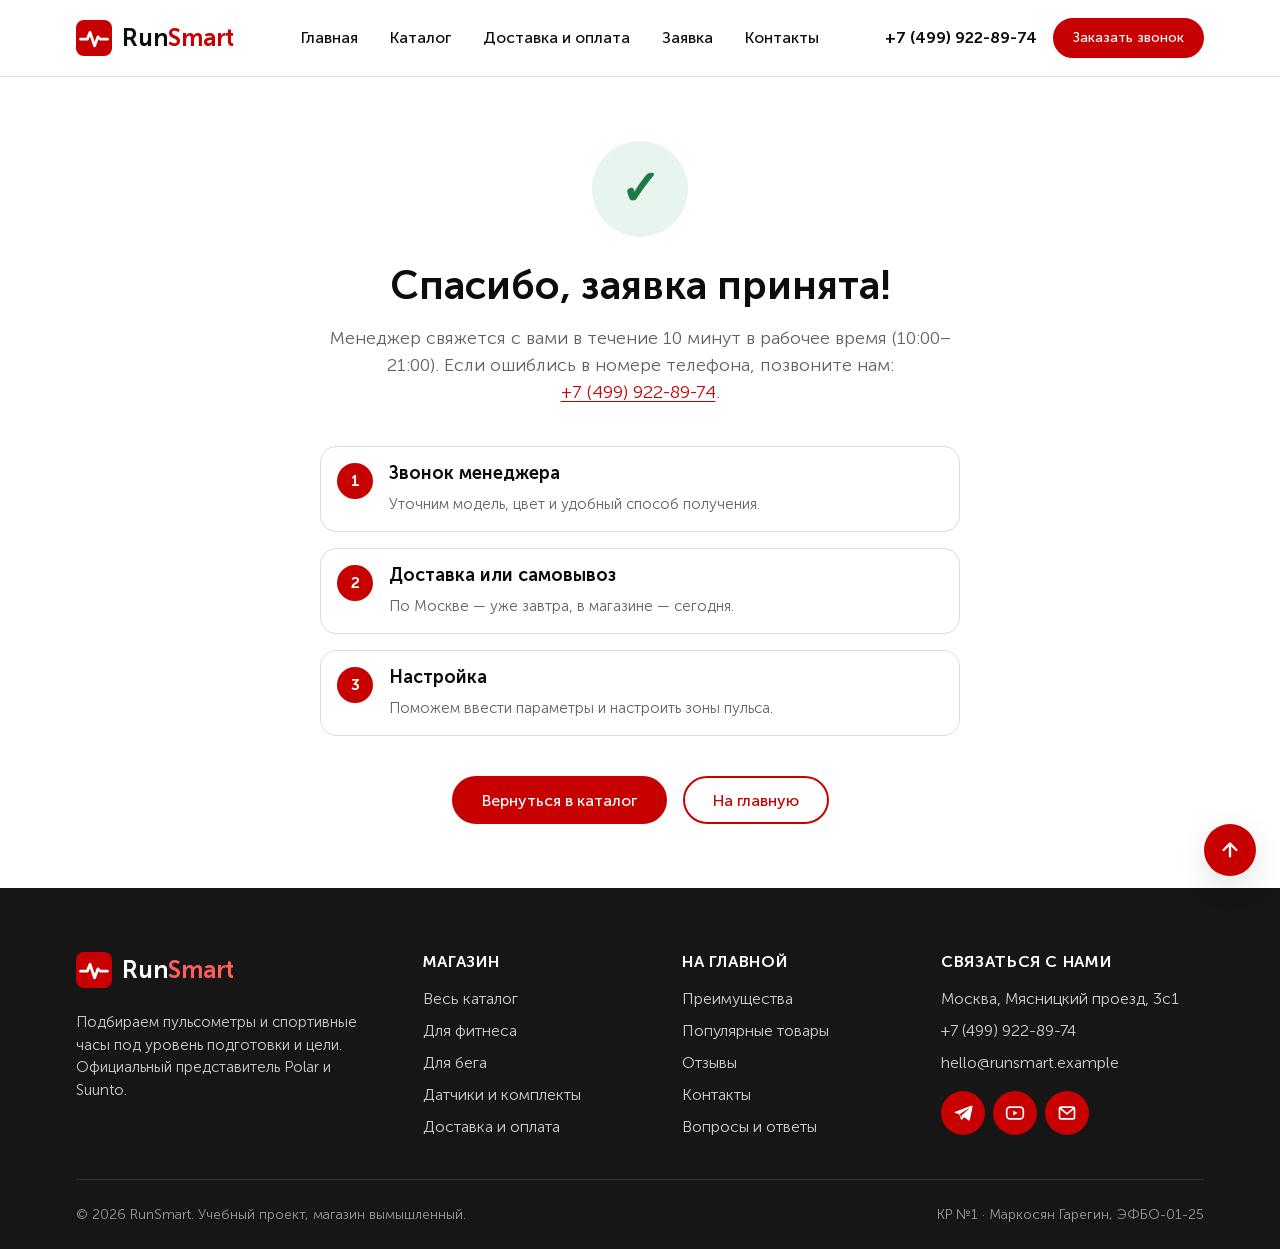
<file: thanks.html>
<!DOCTYPE html>
<html lang="ru">
<head>
  <meta charset="UTF-8">
  <meta name="viewport" content="width=device-width, initial-scale=1">
  <title>Заявка отправлена — RunSmart</title>
  <meta name="description" content="Спасибо за заявку в RunSmart! Менеджер перезвонит в течение 10 минут.">
  <meta name="robots" content="noindex">
  <link rel="icon" href="images/favicon.svg" type="image/svg+xml">
  <link rel="stylesheet" href="css/style.css">
</head>
<body id="top">
  <a class="skip-link" href="#main">Перейти к содержимому</a>

  <header class="site-header">
    <div class="container site-header__inner">
      <a class="logo site-header__logo" href="index.html">
        <img class="logo__mark" src="images/favicon.svg" alt="" width="36" height="36">
        <span>Run<span class="logo__accent">Smart</span></span>
      </a>

      <nav class="site-nav" aria-label="Основное меню">
        <ul class="site-nav__list">
          <li class="site-nav__item"><a class="site-nav__link" href="index.html">Главная</a></li>
          <li class="site-nav__item"><a class="site-nav__link" href="catalog.html">Каталог</a></li>
          <li class="site-nav__item"><a class="site-nav__link" href="delivery.html">Доставка и оплата</a></li>
          <li class="site-nav__item"><a class="site-nav__link" href="order.html">Заявка</a></li>
          <li class="site-nav__item"><a class="site-nav__link" href="contacts.html">Контакты</a></li>
        </ul>
      </nav>

      <div class="site-header__actions">
        <a class="site-header__phone" href="tel:+74999228974">+7 (499) 922-89-74</a>
        <a class="button button--small" href="#callback-modal">Заказать звонок</a>
      </div>
    </div>
  </header>


  <main id="main">
    <section class="section" aria-labelledby="thanks-title">
      <div class="container">
        <div class="status">
          <p class="status__icon" aria-hidden="true">✓</p>
          <h1 class="status__title" id="thanks-title">Спасибо, заявка принята!</h1>
          <p class="status__text">Менеджер свяжется с вами в течение 10 минут в рабочее время (10:00–21:00). Если ошиблись в номере телефона, позвоните нам: <a href="tel:+74999228974">+7 (499) 922-89-74</a>.</p>
          <ol class="steps steps--vertical status__steps">
            <li class="steps__item"><h2 class="steps__title">Звонок менеджера</h2><p class="steps__text">Уточним модель, цвет и удобный способ получения.</p></li>
            <li class="steps__item"><h2 class="steps__title">Доставка или самовывоз</h2><p class="steps__text">По Москве — уже завтра, в магазине — сегодня.</p></li>
            <li class="steps__item"><h2 class="steps__title">Настройка</h2><p class="steps__text">Поможем ввести параметры и настроить зоны пульса.</p></li>
          </ol>
          <div class="status__actions">
            <a class="button" href="catalog.html">Вернуться в каталог</a>
            <a class="button button--outline" href="index.html">На главную</a>
          </div>
        </div>
      </div>
    </section>
  </main>

  <footer class="site-footer">
    <div class="container site-footer__inner">
      <section aria-labelledby="footer-about">
        <h2 class="visually-hidden" id="footer-about">О магазине</h2>
        <a class="logo logo--inverse" href="index.html">
          <img class="logo__mark" src="images/favicon.svg" alt="" width="36" height="36" loading="lazy">
          <span>Run<span class="logo__accent">Smart</span></span>
        </a>
        <p class="site-footer__about">Подбираем пульсометры и спортивные часы под уровень подготовки и цели. Официальный представитель Polar и Suunto.</p>
      </section>

      <nav aria-labelledby="footer-shop">
        <h2 class="site-footer__title" id="footer-shop">Магазин</h2>
        <ul class="site-footer__list">
          <li><a class="site-footer__link" href="catalog.html">Весь каталог</a></li>
          <li><a class="site-footer__link" href="catalog.html#fitness">Для фитнеса</a></li>
          <li><a class="site-footer__link" href="catalog.html#running">Для бега</a></li>
          <li><a class="site-footer__link" href="catalog.html#sensors">Датчики и комплекты</a></li>
          <li><a class="site-footer__link" href="delivery.html">Доставка и оплата</a></li>
        </ul>
      </nav>

      <nav aria-labelledby="footer-home">
        <h2 class="site-footer__title" id="footer-home">На главной</h2>
        <ul class="site-footer__list">
          <li><a class="site-footer__link" href="index.html#advantages">Преимущества</a></li>
          <li><a class="site-footer__link" href="index.html#popular">Популярные товары</a></li>
          <li><a class="site-footer__link" href="index.html#reviews">Отзывы</a></li>
          <li><a class="site-footer__link" href="index.html#contacts">Контакты</a></li>
          <li><a class="site-footer__link" href="contacts.html#faq">Вопросы и ответы</a></li>
        </ul>
      </nav>

      <section aria-labelledby="footer-contacts">
        <h2 class="site-footer__title" id="footer-contacts">Связаться с нами</h2>
        <address class="site-footer__contacts">
          <span>Москва, Мясницкий проезд, 3с1</span>
          <a class="site-footer__link" href="tel:+74999228974">+7 (499) 922-89-74</a>
          <a class="site-footer__link" href="mailto:hello@runsmart.example">hello@runsmart.example</a>
        </address>
        <ul class="socials">
          <li><a class="socials__link" href="https://t.me/" target="_blank" rel="noopener noreferrer" aria-label="Telegram"><img class="socials__icon" src="images/icons/social-telegram.svg" alt="" width="20" height="20"></a></li>
          <li><a class="socials__link" href="https://www.youtube.com/" target="_blank" rel="noopener noreferrer" aria-label="YouTube"><img class="socials__icon" src="images/icons/social-youtube.svg" alt="" width="20" height="20"></a></li>
          <li><a class="socials__link" href="mailto:hello@runsmart.example" aria-label="Написать на почту"><img class="socials__icon" src="images/icons/social-mail.svg" alt="" width="20" height="20"></a></li>
        </ul>
      </section>
    </div>

    <div class="container">
      <div class="site-footer__bottom">
        <p>© 2026 RunSmart. Учебный проект, магазин вымышленный.</p>
        <p>КР №1 · Маркосян Гарегин, ЭФБО-01-25</p>
      </div>
    </div>
  </footer>

  <a class="page-up" href="#top" aria-label="Наверх страницы">
    <img class="page-up__icon" src="images/icons/arrow-up.svg" alt="" width="22" height="22">
  </a>

  <!-- CSS-модалка: открывается ссылкой на #callback-modal (псевдокласс :target),
       закрывается ссылкой на несуществующий якорь #close — без JavaScript -->
  <div class="modal" id="callback-modal" role="dialog" aria-modal="true" aria-labelledby="callback-title">
    <a class="modal__overlay" href="#close" tabindex="-1" aria-hidden="true"></a>
    <div class="modal__window">
      <a class="modal__close" href="#close" aria-label="Закрыть окно">&times;</a>
      <h2 class="modal__title" id="callback-title">Заказать звонок</h2>
      <p class="modal__text">Оставьте номер — перезвоним в течение 10 минут и поможем подобрать пульсометр.</p>
      <form class="form form--compact" action="thanks.html" method="get">
        <div class="form__grid">
          <div class="form__field">
            <label class="form__label" for="callback-name">Имя <abbr class="form__required" title="обязательное поле">*</abbr></label>
            <input class="form__input" id="callback-name" name="name" type="text" autocomplete="name" minlength="2" required placeholder="Как к вам обращаться">
          </div>
          <div class="form__field">
            <label class="form__label" for="callback-phone">Телефон <abbr class="form__required" title="обязательное поле">*</abbr></label>
            <input class="form__input" id="callback-phone" name="phone" type="tel" autocomplete="tel" pattern="[0-9 +\(\)\-]{10,18}" required placeholder="+7 (999) 123-45-67" aria-describedby="callback-phone-error">
            <p class="form__error" id="callback-phone-error">Введите номер из 10–18 цифр</p>
          </div>
        </div>
        <label class="form__checkbox-label">
          <input class="form__checkbox" name="agree" type="checkbox" required>
          Согласен на обработку персональных данных
        </label>
        <button class="button button--block" type="submit">Жду звонка</button>
      </form>
    </div>
  </div>
</body>
</html>
</file>
<file: css/style.css>
/* ==========================================================================
   RunSmart — магазин пульсометров
   Контрольная работа №1. HTML и CSS: разработка многостраничного сайта
   Структура файла:
   1. Шрифты
   2. Переменные (:root)
   3. Базовые стили
   4. Общие блоки: container, button, badge, section, breadcrumbs
   5. Шапка и навигация
   6. Главная: hero, advantages, steps, reviews, cta, contacts-strip
   7. Карточки товаров и сетка
   8. Каталог: layout, фильтры, категории, toolbar
   9. Страница товара
   10. Таблицы
   11. Формы
   12. Заявка, контакты, доставка, спасибо
   13. FAQ
   14. Модальное окно
   15. Подвал, кнопка «Наверх», skip-link
   16. Адаптив (базовый)
   ========================================================================== */

/* 1. Шрифты
   ========================================================================== */
@font-face {
  font-family: "Museo Sans Cyrl";
  src: url("../fonts/MuseoSansCyrl-300.woff") format("woff");
  font-weight: 300;
  font-style: normal;
  font-display: swap;
}

@font-face {
  font-family: "Museo Sans Cyrl";
  src: url("../fonts/MuseoSansCyrl-500.woff") format("woff");
  font-weight: 500;
  font-style: normal;
  font-display: swap;
}

@font-face {
  font-family: "Museo Sans Cyrl";
  src: url("../fonts/MuseoSansCyrl-700.woff") format("woff");
  font-weight: 700;
  font-style: normal;
  font-display: swap;
}

/* 2. Переменные
   ========================================================================== */
:root {
  /* Цвета */
  --color-bg: #ffffff;
  --color-bg-alt: #f6f6f6;
  --color-bg-dark: #161616;
  --color-text: #0d0d0d;
  --color-text-muted: #616161;
  --color-text-inverse: #ffffff;
  --color-primary: #c70101;
  --color-primary-dark: #950000;
  --color-primary-soft: #fdecec;
  --color-border: #dddddd;
  --color-focus: #1a5fd0;
  --color-danger: #b00020;
  --color-success: #1d7a45;
  --color-success-soft: #e8f5ee;
  --color-warning: #f2b100;
  --color-overlay: rgba(10, 10, 10, 0.6);

  /* Отступы */
  --space-xs: 4px;
  --space-sm: 8px;
  --space-md: 16px;
  --space-lg: 24px;
  --space-xl: 40px;
  --space-2xl: 64px;

  /* Скругления */
  --radius-sm: 6px;
  --radius-md: 10px;
  --radius-lg: 16px;
  --radius-pill: 999px;

  /* Типографика */
  --font-main: "Museo Sans Cyrl", "Segoe UI", Arial, sans-serif;
  --fs-sm: 14px;
  --fs-base: 16px;
  --fs-lg: 20px;
  --fs-xl: 28px;
  --fs-2xl: 40px;

  /* Прочее */
  --container-width: 1160px;
  --header-height: 76px;
  --shadow-sm: 0 2px 8px rgba(0, 0, 0, 0.06);
  --shadow-md: 0 10px 30px rgba(0, 0, 0, 0.12);
  --transition: 0.2s ease;

  /* Слои (z-index) */
  --z-badge: 2;
  --z-sticky: 50;
  --z-header: 100;
  --z-page-up: 90;
  --z-modal: 500;
  --z-skip-link: 1000;
}

/* 3. Базовые стили
   ========================================================================== */
*,
*::before,
*::after {
  box-sizing: border-box;
}

html {
  scroll-behavior: smooth;
  /* якорные ссылки не прячутся под sticky-шапку */
  scroll-padding-top: calc(var(--header-height) + var(--space-md));
}

body {
  margin: 0;
  font-family: var(--font-main);
  font-size: var(--fs-base);
  font-weight: 300;
  line-height: 1.5;
  color: var(--color-text);
  background-color: var(--color-bg);
}

h1,
h2,
h3,
h4 {
  margin: 0;
  font-weight: 700;
  line-height: 1.2;
}

p {
  margin: 0;
}

img {
  display: block;
  max-width: 100%;
  height: auto;
}

a {
  color: var(--color-primary);
  text-decoration-thickness: 1px;
  text-underline-offset: 3px;
  transition: color var(--transition);
}

a:hover {
  color: var(--color-primary-dark);
}

/* Номер телефона не переносится на две строки */
a[href^="tel:"] {
  white-space: nowrap;
}

/* Единый видимый фокус для клавиатуры */
:focus-visible {
  outline: 3px solid var(--color-focus);
  outline-offset: 3px;
}

button,
input,
select,
textarea {
  font: inherit;
  color: inherit;
}

strong,
b {
  font-weight: 700;
}

address {
  font-style: normal;
}

.visually-hidden {
  position: absolute;
  width: 1px;
  height: 1px;
  margin: -1px;
  padding: 0;
  overflow: hidden;
  clip: rect(0 0 0 0);
  white-space: nowrap;
  border: 0;
}

/* 4. Общие блоки
   ========================================================================== */
.container {
  width: 100%;
  max-width: var(--container-width);
  margin: 0 auto;
  padding: 0 var(--space-md);
}

/* --- Логотип --- */
.logo {
  display: inline-flex;
  align-items: center;
  gap: 10px;
  border-radius: var(--radius-sm);
  color: var(--color-text);
  font-size: 24px;
  font-weight: 700;
  letter-spacing: -0.01em;
  text-decoration: none;
}

.logo:hover {
  color: var(--color-text);
}

.logo__mark {
  width: 36px;
  height: 36px;
  transition: transform var(--transition);
}

.logo:hover .logo__mark {
  transform: rotate(-8deg);
}

.logo__accent {
  color: var(--color-primary);
}

.logo--inverse,
.logo--inverse:hover {
  color: var(--color-text-inverse);
}

.logo--inverse .logo__accent {
  color: #ff5c5c;
}

/* --- Кнопка --- */
.button {
  display: inline-flex;
  align-items: center;
  justify-content: center;
  gap: var(--space-sm);
  min-height: 48px;
  padding: 12px 28px;
  border: 2px solid var(--color-primary);
  border-radius: var(--radius-pill);
  background-color: var(--color-primary);
  color: var(--color-text-inverse);
  font-weight: 500;
  font-size: var(--fs-base);
  line-height: 1.2;
  text-align: center;
  text-decoration: none;
  cursor: pointer;
  transition:
    background-color var(--transition),
    border-color var(--transition),
    color var(--transition),
    transform var(--transition);
}

.button:hover {
  background-color: var(--color-primary-dark);
  border-color: var(--color-primary-dark);
  color: var(--color-text-inverse);
}

.button:active {
  transform: translateY(1px);
}

.button:focus-visible {
  outline: 3px solid var(--color-focus);
  outline-offset: 3px;
}

.button--outline {
  background-color: transparent;
  color: var(--color-primary);
}

.button--outline:hover {
  background-color: var(--color-primary);
  border-color: var(--color-primary);
}

.button--light {
  background-color: var(--color-bg);
  border-color: var(--color-bg);
  color: var(--color-primary);
}

.button--light:hover {
  background-color: var(--color-primary-soft);
  border-color: var(--color-primary-soft);
  color: var(--color-primary-dark);
}

.button--small {
  min-height: 40px;
  padding: 8px 18px;
  font-size: var(--fs-sm);
}

.button--large {
  min-height: 56px;
  padding: 16px 40px;
  font-size: 18px;
}

.button--block {
  width: 100%;
}

button:disabled,
.button--disabled {
  opacity: 0.6;
  cursor: not-allowed;
  pointer-events: none;
}

/* --- Бейдж («Новинка», «Скидка», «Хит») --- */
.badge {
  display: inline-block;
  padding: 4px 12px;
  border-radius: var(--radius-pill);
  font-size: 13px;
  font-weight: 700;
  line-height: 1.4;
  letter-spacing: 0.02em;
  text-transform: uppercase;
  color: var(--color-text-inverse);
  background-color: var(--color-text);
}

.badge--sale {
  background-color: var(--color-primary);
}

.badge--new {
  background-color: var(--color-success);
}

.badge--hit {
  background-color: var(--color-warning);
  color: var(--color-text);
}

.badge--muted {
  background-color: var(--color-text-muted);
}

/* --- Секция страницы --- */
.section {
  padding: var(--space-2xl) 0;
}

.section--alt {
  background-color: var(--color-bg-alt);
}

.section--compact {
  padding: var(--space-xl) 0;
}

.section__header {
  max-width: 720px;
  margin: 0 auto var(--space-xl);
  text-align: center;
}

.section__header--left {
  margin-left: 0;
  text-align: left;
}

.section__title {
  font-size: var(--fs-2xl);
}

.section__title::after {
  content: "";
  display: block;
  width: 56px;
  height: 4px;
  margin: var(--space-md) auto 0;
  border-radius: var(--radius-pill);
  background-color: var(--color-primary);
}

.section__header--left .section__title::after {
  margin-left: 0;
}

.section__lead {
  margin-top: var(--space-md);
  font-size: 18px;
  color: var(--color-text-muted);
}

.section__footer {
  display: flex;
  justify-content: center;
  margin-top: var(--space-xl);
}

/* --- Заголовок внутренней страницы --- */
.page-heading {
  padding: var(--space-xl) 0 var(--space-lg);
  background-color: var(--color-bg-alt);
}

.page-heading__title {
  margin-top: var(--space-md);
  font-size: var(--fs-2xl);
}

.page-heading__lead {
  max-width: 720px;
  margin-top: var(--space-sm);
  font-size: 18px;
  color: var(--color-text-muted);
}

/* --- Хлебные крошки --- */
.breadcrumbs__list {
  display: flex;
  flex-wrap: wrap;
  gap: var(--space-xs) var(--space-sm);
  margin: 0;
  padding: 0;
  list-style: none;
  font-size: var(--fs-sm);
}

.breadcrumbs__item {
  display: flex;
  align-items: center;
  gap: var(--space-sm);
  color: var(--color-text-muted);
}

.breadcrumbs__item:not(:last-child)::after {
  content: "/";
  color: var(--color-border);
}

.breadcrumbs__link {
  color: var(--color-text-muted);
}

.breadcrumbs__link:hover {
  color: var(--color-primary);
}

.breadcrumbs__current {
  color: var(--color-text);
  font-weight: 500;
}

/* 5. Шапка и навигация
   ========================================================================== */
.site-header {
  position: sticky;
  top: 0;
  z-index: var(--z-header);
  background-color: rgba(255, 255, 255, 0.96);
  border-bottom: 1px solid var(--color-border);
  backdrop-filter: blur(6px);
}

.site-header__inner {
  display: flex;
  align-items: center;
  justify-content: space-between;
  gap: var(--space-lg);
  min-height: var(--header-height);
}

.site-header__logo {
  flex-shrink: 0;
}

.site-header__actions {
  display: flex;
  align-items: center;
  gap: var(--space-md);
}

.site-header__phone {
  font-weight: 700;
  color: var(--color-text);
  text-decoration: none;
  white-space: nowrap;
}

.site-header__phone:hover {
  color: var(--color-primary);
}

.site-nav__list {
  display: flex;
  flex-wrap: wrap;
  gap: var(--space-xs);
  margin: 0;
  padding: 0;
  list-style: none;
}

.site-nav__link {
  display: block;
  padding: 8px 14px;
  border-radius: var(--radius-pill);
  color: var(--color-text);
  font-weight: 500;
  text-decoration: none;
  transition:
    background-color var(--transition),
    color var(--transition);
}

.site-nav__link:hover {
  background-color: var(--color-primary-soft);
  color: var(--color-primary);
}

.site-nav__link--active {
  background-color: var(--color-primary);
  color: var(--color-text-inverse);
}

.site-nav__link--active:hover {
  background-color: var(--color-primary-dark);
  color: var(--color-text-inverse);
}

/* 6. Главная страница
   ========================================================================== */

/* --- Hero --- */
.hero {
  position: relative;
  padding: 96px 0 104px;
  color: var(--color-text-inverse);
  background: url("../images/backgrounds/hero.webp") center / cover no-repeat;
  isolation: isolate;
}

/* Затемняющий слой поверх фото: absolute + z-index */
.hero::before {
  content: "";
  position: absolute;
  inset: 0;
  z-index: -1;
  background: linear-gradient(90deg, rgba(0, 0, 0, 0.78) 0%, rgba(0, 0, 0, 0.35) 100%);
}

.hero__content {
  max-width: 640px;
}

.hero__label {
  display: inline-block;
  margin-bottom: var(--space-md);
  padding: 6px 14px;
  border-radius: var(--radius-pill);
  background-color: var(--color-primary);
  font-size: var(--fs-sm);
  font-weight: 500;
}

.hero__title {
  font-size: 56px;
  text-transform: uppercase;
}

.hero__subtitle {
  margin-top: var(--space-md);
  font-size: 24px;
  font-weight: 300;
}

.hero__features {
  display: flex;
  flex-wrap: wrap;
  gap: var(--space-lg);
  margin: var(--space-xl) 0 0;
  padding: 0;
  list-style: none;
}

.hero__feature {
  display: flex;
  align-items: center;
  gap: var(--space-sm);
  max-width: 180px;
  font-weight: 500;
  line-height: 1.3;
}

.hero__feature-icon {
  flex-shrink: 0;
  width: 44px;
  height: 44px;
}

.hero__actions {
  display: flex;
  flex-wrap: wrap;
  align-items: center;
  gap: var(--space-md);
  margin-top: var(--space-xl);
}

.hero__link {
  color: var(--color-text-inverse);
  font-weight: 500;
}

.hero__link:hover {
  color: var(--color-text-inverse);
  text-decoration-thickness: 2px;
}

/* --- Преимущества --- */
.advantages__list {
  display: grid;
  grid-template-columns: repeat(3, 1fr);
  gap: var(--space-lg);
  margin: 0;
  padding: 0;
  list-style: none;
}

.advantages__item {
  padding: var(--space-xl) var(--space-lg);
  border: 1px solid var(--color-border);
  border-radius: var(--radius-lg);
  text-align: center;
  background-color: var(--color-bg);
  transition:
    box-shadow var(--transition),
    border-color var(--transition);
}

.advantages__item:hover {
  border-color: transparent;
  box-shadow: var(--shadow-md);
}

.advantages__icon {
  width: 72px;
  height: 72px;
  margin: 0 auto var(--space-md);
  /* убирает светлый фон у растровых иконок */
  mix-blend-mode: multiply;
}

.advantages__title {
  font-size: var(--fs-lg);
}

.advantages__text {
  margin-top: var(--space-sm);
  color: var(--color-text-muted);
}

/* --- Шаги (как проходит подбор / заказ) --- */
.steps {
  display: grid;
  grid-template-columns: repeat(4, 1fr);
  gap: var(--space-lg);
  margin: 0;
  padding: 0;
  list-style: none;
  counter-reset: step;
}

.steps__item {
  position: relative;
  padding: var(--space-lg);
  padding-top: 72px;
  border-radius: var(--radius-lg);
  background-color: var(--color-bg);
  box-shadow: var(--shadow-sm);
  counter-increment: step;
}

.steps__item::before {
  content: counter(step);
  position: absolute;
  top: var(--space-lg);
  left: var(--space-lg);
  display: grid;
  place-items: center;
  width: 36px;
  height: 36px;
  border-radius: 50%;
  background-color: var(--color-primary);
  color: var(--color-text-inverse);
  font-weight: 700;
}

.steps__title {
  font-size: 18px;
}

.steps__text {
  margin-top: var(--space-sm);
  color: var(--color-text-muted);
  font-size: 15px;
}

.steps--vertical {
  grid-template-columns: 1fr;
  gap: var(--space-md);
}

.steps--vertical .steps__item {
  padding: var(--space-md) var(--space-md) var(--space-md) 68px;
  box-shadow: none;
  border: 1px solid var(--color-border);
}

.steps--vertical .steps__item::before {
  top: var(--space-md);
  left: var(--space-md);
}

/* --- Отзывы --- */
.reviews__list {
  display: grid;
  grid-template-columns: repeat(3, 1fr);
  gap: var(--space-lg);
}

.review-card {
  display: flex;
  flex-direction: column;
  gap: var(--space-md);
  padding: var(--space-lg);
  border-radius: var(--radius-lg);
  background-color: var(--color-bg);
  box-shadow: var(--shadow-sm);
}

.review-card__header {
  display: flex;
  align-items: center;
  gap: var(--space-md);
}

.review-card__photo {
  width: 64px;
  height: 64px;
  border-radius: 50%;
  object-fit: cover;
}

.review-card__name {
  font-size: 18px;
}

.review-card__meta {
  font-size: var(--fs-sm);
  color: var(--color-text-muted);
}

.review-card__rating {
  color: var(--color-warning);
  font-size: 18px;
  letter-spacing: 2px;
}

.review-card__text {
  color: var(--color-text-muted);
}

.review-card--compact {
  box-shadow: none;
  border: 1px solid var(--color-border);
}

/* --- Призыв к действию с формой --- */
.cta {
  position: relative;
  padding: var(--space-2xl) 0;
  color: var(--color-text-inverse);
  background: url("../images/backgrounds/cta.webp") center / cover no-repeat;
  isolation: isolate;
}

.cta::before {
  content: "";
  position: absolute;
  inset: 0;
  z-index: -1;
  background-color: rgba(120, 0, 0, 0.82);
}

.cta__inner {
  display: grid;
  grid-template-columns: 1fr 1fr;
  align-items: center;
  gap: var(--space-xl);
}

.cta__title {
  font-size: 36px;
}

.cta__text {
  margin-top: var(--space-md);
  font-size: 18px;
}

.cta__link {
  color: var(--color-text-inverse);
  font-weight: 500;
}

.cta__link:hover {
  color: var(--color-text-inverse);
  text-decoration-thickness: 2px;
}

.cta__form {
  padding: var(--space-lg);
  border-radius: var(--radius-lg);
  background-color: var(--color-bg);
  color: var(--color-text);
}

/* --- Контакты на главной --- */
.contacts-strip {
  display: grid;
  grid-template-columns: repeat(4, 1fr);
  gap: var(--space-lg);
  margin: 0;
}

.contacts-strip__item {
  padding: var(--space-lg);
  border-left: 4px solid var(--color-primary);
  background-color: var(--color-bg-alt);
  border-radius: 0 var(--radius-md) var(--radius-md) 0;
}

.contacts-strip__label {
  font-size: var(--fs-sm);
  color: var(--color-text-muted);
}

.contacts-strip__value {
  margin: var(--space-xs) 0 0;
  font-weight: 700;
}

.contacts-strip__value a {
  color: var(--color-text);
  text-decoration: none;
}

.contacts-strip__value a:hover {
  color: var(--color-primary);
}

/* 7. Карточки товаров
   ========================================================================== */
.product-grid {
  display: grid;
  grid-template-columns: repeat(auto-fill, minmax(250px, 1fr));
  gap: var(--space-lg);
  margin: 0;
  padding: 0;
  list-style: none;
}

.product-grid--four {
  grid-template-columns: repeat(4, 1fr);
}

/* Элемент сетки на всю ширину — для рекомендуемой карточки */
.product-grid__item--wide {
  grid-column: 1 / -1;
}

.product-card {
  position: relative;
  display: flex;
  flex-direction: column;
  height: 100%;
  border: 1px solid var(--color-border);
  border-radius: var(--radius-lg);
  background-color: var(--color-bg);
  overflow: hidden;
  transition:
    box-shadow var(--transition),
    transform var(--transition),
    border-color var(--transition);
}

.product-card:hover {
  border-color: transparent;
  box-shadow: var(--shadow-md);
  transform: translateY(-4px);
}

/* Подсветка всей карточки, когда фокус внутри неё */
.product-card:focus-within {
  border-color: var(--color-focus);
}

.product-card__media {
  position: relative;
  display: flex;
  align-items: center;
  justify-content: center;
  height: 240px;
  padding: var(--space-md);
  background-color: var(--color-bg);
}

.product-card__image {
  width: 100%;
  height: 100%;
  object-fit: contain;
  transition: transform 0.3s ease;
}

.product-card:hover .product-card__image {
  transform: scale(1.04);
}

/* Бейдж позиционируется относительно карточки */
.product-card__badges {
  position: absolute;
  top: var(--space-md);
  left: var(--space-md);
  z-index: var(--z-badge);
  display: flex;
  flex-direction: column;
  align-items: flex-start;
  gap: var(--space-xs);
}

.product-card__body {
  display: flex;
  flex-direction: column;
  flex-grow: 1;
  gap: var(--space-sm);
  padding: var(--space-md) var(--space-lg) var(--space-lg);
  border-top: 1px solid var(--color-border);
}

.product-card__category {
  font-size: 13px;
  font-weight: 500;
  color: var(--color-text-muted);
  text-transform: uppercase;
  letter-spacing: 0.04em;
}

.product-card__title {
  font-size: var(--fs-lg);
}

.product-card__title-link {
  color: var(--color-text);
  text-decoration: none;
}

.product-card__title-link:hover {
  color: var(--color-primary);
}

.product-card__description {
  flex-grow: 1;
  font-size: 15px;
  color: var(--color-text-muted);
}

.product-card__meta {
  display: flex;
  flex-wrap: wrap;
  gap: var(--space-xs) var(--space-md);
  margin: 0;
  padding: 0;
  list-style: none;
  font-size: 13px;
  color: var(--color-text-muted);
}

.product-card__prices {
  display: flex;
  flex-wrap: wrap;
  align-items: baseline;
  gap: var(--space-sm);
  margin-top: var(--space-sm);
}

.product-card__price {
  font-size: 24px;
  font-weight: 700;
}

.product-card__price-old {
  color: var(--color-text-muted);
  text-decoration: line-through;
}

.product-card__actions {
  display: grid;
  gap: var(--space-sm);
  margin-top: var(--space-sm);
}

.product-card__stock {
  font-size: var(--fs-sm);
  font-weight: 500;
  color: var(--color-success);
}

/* Модификатор: товар со скидкой — цена выделяется цветом */
.product-card--discount .product-card__price {
  color: var(--color-primary);
}

/* Модификатор: нет в наличии */
.product-card--unavailable .product-card__image {
  filter: grayscale(1);
  opacity: 0.55;
}

.product-card--unavailable .product-card__stock {
  color: var(--color-text-muted);
}

/* Модификатор: широкая «рекомендуемая» карточка */
.product-card--featured {
  flex-direction: row;
  border-color: var(--color-primary);
}

.product-card--featured .product-card__media {
  flex: 0 0 40%;
  height: auto;
  min-height: 280px;
}

.product-card--featured .product-card__body {
  border-top: none;
  border-left: 1px solid var(--color-border);
  padding-top: var(--space-lg);
}

/* 8. Каталог
   ========================================================================== */
.catalog-layout {
  display: grid;
  grid-template-columns: 270px 1fr;
  align-items: start;
  gap: var(--space-xl);
}

/* Sticky-фильтр: остаётся на экране при прокрутке каталога */
.catalog-layout__content {
  /* не даём содержимому растянуть колонку сетки */
  min-width: 0;
}

.filters {
  position: sticky;
  top: calc(var(--header-height) + var(--space-md));
  z-index: var(--z-sticky);
  padding: var(--space-lg);
  border: 1px solid var(--color-border);
  border-radius: var(--radius-lg);
  background-color: var(--color-bg);
}

.filters__title {
  font-size: var(--fs-lg);
}

.filters__form {
  display: flex;
  flex-direction: column;
  gap: var(--space-lg);
  margin-top: var(--space-md);
}

.filters__group {
  margin: 0;
  padding: 0;
  border: none;
}

.filters__legend {
  margin-bottom: var(--space-sm);
  padding: 0;
  font-weight: 700;
}

.filters__options {
  display: flex;
  flex-direction: column;
  gap: var(--space-xs);
}

.filters__option {
  display: flex;
  align-items: center;
  gap: var(--space-sm);
  cursor: pointer;
}

.filters__checkbox {
  width: 18px;
  height: 18px;
  accent-color: var(--color-primary);
}

.filters__count {
  margin-left: auto;
  font-size: 13px;
  color: var(--color-text-muted);
}

.filters__range {
  display: grid;
  grid-template-columns: 1fr 1fr;
  gap: var(--space-sm);
}

.filters__actions {
  display: flex;
  flex-direction: column;
  gap: var(--space-sm);
}

.catalog-tabs__list {
  display: flex;
  flex-wrap: wrap;
  gap: var(--space-sm);
  margin: 0;
  padding: 0;
  list-style: none;
}

.catalog-tabs__link {
  display: inline-flex;
  align-items: center;
  gap: var(--space-sm);
  padding: 10px 20px;
  border: 2px solid var(--color-border);
  border-radius: var(--radius-pill);
  color: var(--color-text);
  font-weight: 500;
  text-decoration: none;
  transition:
    border-color var(--transition),
    color var(--transition);
}

.catalog-tabs__link:hover {
  border-color: var(--color-primary);
  color: var(--color-primary);
}

.catalog-tabs__link--active {
  border-color: var(--color-primary);
  background-color: var(--color-primary);
  color: var(--color-text-inverse);
}

.catalog-tabs__link--active:hover {
  color: var(--color-text-inverse);
}

.catalog-tabs__count {
  font-size: 13px;
  opacity: 0.75;
}

.catalog-toolbar {
  display: flex;
  flex-wrap: wrap;
  align-items: center;
  justify-content: space-between;
  gap: var(--space-md);
  margin: var(--space-lg) 0;
  padding: var(--space-md) 0;
  border-bottom: 1px solid var(--color-border);
}

.catalog-toolbar__count {
  color: var(--color-text-muted);
}

.catalog-toolbar__sort {
  display: flex;
  align-items: center;
  gap: var(--space-sm);
}

.catalog-section + .catalog-section {
  margin-top: var(--space-2xl);
}

.catalog-section__title {
  margin-bottom: var(--space-lg);
  font-size: var(--fs-xl);
}

.catalog-section__lead {
  margin: calc(var(--space-md) * -1) 0 var(--space-lg);
  color: var(--color-text-muted);
}

/* 9. Страница товара
   ========================================================================== */
.product {
  display: grid;
  grid-template-columns: 1.1fr 1fr;
  gap: var(--space-xl);
  align-items: start;
}

.product__gallery {
  display: grid;
  grid-template-columns: 88px 1fr;
  gap: var(--space-md);
}

.product__main {
  position: relative;
  grid-column: 2;
  grid-row: 1;
  display: flex;
  align-items: center;
  justify-content: center;
  height: 480px;
  padding: var(--space-lg);
  border: 1px solid var(--color-border);
  border-radius: var(--radius-lg);
}

.product__main-image {
  width: 100%;
  height: 100%;
  object-fit: contain;
}

.product__badges {
  position: absolute;
  top: var(--space-md);
  left: var(--space-md);
  z-index: var(--z-badge);
  display: flex;
  gap: var(--space-xs);
}

.product__thumbs {
  grid-column: 1;
  grid-row: 1;
  display: flex;
  flex-direction: column;
  gap: var(--space-sm);
  margin: 0;
  padding: 0;
  list-style: none;
}

.product__thumb {
  display: block;
  padding: var(--space-xs);
  border: 2px solid var(--color-border);
  border-radius: var(--radius-md);
  background-color: var(--color-bg);
}

.product__thumb--active {
  border-color: var(--color-primary);
}

.product__thumb-image {
  width: 100%;
  height: 72px;
  object-fit: contain;
}

.product__info {
  display: flex;
  flex-direction: column;
  gap: var(--space-md);
}

.product__category {
  font-weight: 500;
  color: var(--color-text-muted);
  text-transform: uppercase;
  letter-spacing: 0.04em;
  font-size: var(--fs-sm);
}

.product__title {
  font-size: 36px;
}

.product__rating {
  display: flex;
  align-items: center;
  gap: var(--space-sm);
  color: var(--color-text-muted);
}

.product__stars {
  color: var(--color-warning);
  letter-spacing: 2px;
}

.product__description {
  color: var(--color-text-muted);
  font-size: 17px;
}

.product__highlights {
  display: grid;
  grid-template-columns: 1fr 1fr;
  gap: var(--space-sm) var(--space-md);
  margin: 0;
  padding: 0;
  list-style: none;
}

.product__highlight {
  position: relative;
  padding-left: 26px;
}

.product__highlight::before {
  content: "✓";
  position: absolute;
  left: 0;
  top: 0;
  color: var(--color-success);
  font-weight: 700;
}

.product__buy {
  display: flex;
  flex-direction: column;
  gap: var(--space-md);
  padding: var(--space-lg);
  border-radius: var(--radius-lg);
  background-color: var(--color-bg-alt);
}

.product__prices {
  display: flex;
  flex-wrap: wrap;
  align-items: baseline;
  gap: var(--space-md);
}

.product__price {
  font-size: 36px;
  font-weight: 700;
  color: var(--color-primary);
}

.product__price-old {
  font-size: var(--fs-lg);
  color: var(--color-text-muted);
  text-decoration: line-through;
}

.product__saving {
  font-size: var(--fs-sm);
  font-weight: 500;
  color: var(--color-primary);
}

.product__stock {
  font-weight: 500;
  color: var(--color-success);
}

.product__actions {
  display: flex;
  flex-wrap: wrap;
  gap: var(--space-sm);
}

.product__delivery {
  margin: 0;
  padding: 0;
  list-style: none;
  font-size: 15px;
  color: var(--color-text-muted);
}

/* Внутренняя навигация по разделам товара */
.product-nav {
  position: sticky;
  top: var(--header-height);
  z-index: var(--z-sticky);
  background-color: var(--color-bg);
  border-bottom: 1px solid var(--color-border);
}

.product-nav__list {
  display: flex;
  flex-wrap: wrap;
  gap: var(--space-lg);
  margin: 0;
  padding: 0;
  list-style: none;
}

.product-nav__link {
  display: block;
  padding: var(--space-md) 0;
  border-bottom: 3px solid transparent;
  color: var(--color-text);
  font-weight: 500;
  text-decoration: none;
}

.product-nav__link:hover {
  border-bottom-color: var(--color-primary);
  color: var(--color-primary);
}

.product-details {
  display: grid;
  grid-template-columns: 1fr 320px;
  gap: var(--space-xl);
  align-items: start;
}

.product-details__main {
  min-width: 0;
  display: flex;
  flex-direction: column;
  gap: var(--space-2xl);
}

.product-details__title {
  margin-bottom: var(--space-md);
  font-size: var(--fs-xl);
}

.product-details__text + .product-details__text {
  margin-top: var(--space-md);
}

.product-details__list {
  display: grid;
  grid-template-columns: 1fr 1fr;
  gap: var(--space-sm) var(--space-lg);
  margin: 0;
  padding-left: 20px;
}

.product-details__reviews {
  display: grid;
  gap: var(--space-md);
}

/* Боковая панель помощи */
.help-card {
  position: sticky;
  top: calc(var(--header-height) + 72px);
  display: flex;
  flex-direction: column;
  gap: var(--space-md);
  padding: var(--space-lg);
  border-radius: var(--radius-lg);
  background-color: var(--color-bg-dark);
  color: var(--color-text-inverse);
}

.help-card__title {
  font-size: var(--fs-lg);
}

.help-card__text {
  color: #cfcfcf;
}

.help-card__phone {
  font-size: 22px;
  font-weight: 700;
  color: var(--color-text-inverse);
  text-decoration: none;
}

.help-card__phone:hover {
  color: #ffb3b3;
}

/* 10. Таблицы
   ========================================================================== */
.table-scroll {
  overflow-x: auto;
  border: 1px solid var(--color-border);
  border-radius: var(--radius-lg);
}

.data-table {
  width: 100%;
  border-collapse: collapse;
  font-size: 15px;
}

.data-table__caption {
  padding: var(--space-md) var(--space-lg);
  font-weight: 700;
  font-size: 18px;
  text-align: left;
  caption-side: top;
  background-color: var(--color-bg-alt);
  border-bottom: 1px solid var(--color-border);
}

.data-table__head .data-table__cell {
  background-color: var(--color-bg-dark);
  color: var(--color-text-inverse);
  font-weight: 700;
}

.data-table__cell {
  padding: 14px var(--space-lg);
  border-bottom: 1px solid var(--color-border);
  text-align: left;
  vertical-align: top;
}

.data-table__body .data-table__row:nth-child(even) {
  background-color: #fafafa;
}

.data-table__body .data-table__row:hover {
  background-color: var(--color-primary-soft);
}

.data-table__body .data-table__row:last-child .data-table__cell {
  border-bottom: none;
}

.data-table__cell--label {
  width: 40%;
  font-weight: 500;
  color: var(--color-text-muted);
}

.data-table__cell--center {
  text-align: center;
}

/* Выделенная колонка в таблице сравнения (текущий товар) */
.data-table__cell--accent {
  background-color: var(--color-primary-soft);
  font-weight: 500;
}

.data-table__head .data-table__cell--accent {
  background-color: var(--color-primary);
}

.data-table__yes {
  color: var(--color-success);
  font-weight: 700;
}

.data-table__no {
  color: var(--color-text-muted);
}

.data-table--compare .data-table__cell {
  text-align: center;
}

.data-table--compare .data-table__cell:first-child {
  text-align: left;
}

/* 11. Формы
   ========================================================================== */
.form {
  display: flex;
  flex-direction: column;
  gap: var(--space-lg);
}

.form__fieldset {
  margin: 0;
  padding: var(--space-lg);
  border: 1px solid var(--color-border);
  border-radius: var(--radius-lg);
}

.form__legend {
  padding: 0 var(--space-sm);
  font-size: 18px;
  font-weight: 700;
}

.form__grid {
  display: grid;
  grid-template-columns: 1fr 1fr;
  gap: var(--space-md) var(--space-lg);
}

.form__field {
  display: flex;
  flex-direction: column;
  gap: 6px;
}

.form__field--full {
  grid-column: 1 / -1;
}

.form__label {
  font-weight: 500;
}

.form__required {
  color: var(--color-danger);
  text-decoration: none;
}

.form__input,
.form__select,
.form__textarea {
  width: 100%;
  min-height: 48px;
  padding: 12px 14px;
  border: 1px solid #b9b9b9;
  border-radius: var(--radius-md);
  background-color: var(--color-bg);
  transition:
    border-color var(--transition),
    box-shadow var(--transition);
}

.form__textarea {
  min-height: 120px;
  resize: vertical;
}

.form__input::placeholder,
.form__textarea::placeholder {
  color: #8a8a8a;
}

.form__input:hover,
.form__select:hover,
.form__textarea:hover {
  border-color: var(--color-text-muted);
}

.form__input:focus-visible,
.form__select:focus-visible,
.form__textarea:focus-visible {
  outline: none;
  border-color: var(--color-focus);
  box-shadow: 0 0 0 3px rgba(26, 95, 208, 0.25);
}

/* Ошибка показывается только после взаимодействия пользователя с полем */
.form__input:user-invalid,
.form__select:user-invalid,
.form__textarea:user-invalid {
  border-color: var(--color-danger);
  background-color: #fff7f8;
}

.form__input:user-valid,
.form__textarea:user-valid {
  border-color: var(--color-success);
}

.form__hint {
  font-size: 13px;
  color: var(--color-text-muted);
}

.form__error {
  display: none;
  font-size: 13px;
  color: var(--color-danger);
}

.form__field:has(:user-invalid) .form__error {
  display: block;
}

.form__field:has(:user-invalid) .form__hint {
  display: none;
}

.form__choices {
  display: grid;
  grid-template-columns: repeat(3, 1fr);
  gap: var(--space-sm);
}

.form__choice {
  position: relative;
  display: flex;
  flex-direction: column;
  gap: 2px;
  padding: var(--space-md);
  padding-left: 44px;
  border: 2px solid var(--color-border);
  border-radius: var(--radius-md);
  cursor: pointer;
  transition:
    border-color var(--transition),
    background-color var(--transition);
}

.form__choice:hover {
  border-color: var(--color-text-muted);
}

.form__choice:has(:checked) {
  border-color: var(--color-primary);
  background-color: var(--color-primary-soft);
}

.form__choice:has(:focus-visible) {
  outline: 3px solid var(--color-focus);
  outline-offset: 2px;
}

.form__radio {
  position: absolute;
  top: 18px;
  left: 16px;
  width: 18px;
  height: 18px;
  margin: 0;
  accent-color: var(--color-primary);
}

.form__choice-title {
  font-weight: 700;
}

.form__choice-text {
  font-size: 13px;
  color: var(--color-text-muted);
}

.form__checkbox-label {
  display: flex;
  align-items: flex-start;
  gap: var(--space-sm);
  font-size: 15px;
  cursor: pointer;
}

.form__checkbox {
  flex-shrink: 0;
  width: 20px;
  height: 20px;
  margin: 2px 0 0;
  accent-color: var(--color-primary);
}

.form__actions {
  display: flex;
  flex-wrap: wrap;
  align-items: center;
  gap: var(--space-md);
}

.form__note {
  font-size: 13px;
  color: var(--color-text-muted);
}

.form--compact {
  gap: var(--space-md);
}

.form--compact .form__grid {
  grid-template-columns: 1fr;
  gap: var(--space-md);
}

/* 12. Заявка, контакты, доставка, спасибо
   ========================================================================== */
.order-layout {
  display: grid;
  grid-template-columns: 1fr 360px;
  gap: var(--space-xl);
  align-items: start;
}

.order-summary {
  position: sticky;
  top: calc(var(--header-height) + var(--space-md));
  display: flex;
  flex-direction: column;
  gap: var(--space-md);
  padding: var(--space-lg);
  border-radius: var(--radius-lg);
  background-color: var(--color-bg-alt);
}

.order-summary__title {
  font-size: var(--fs-lg);
}

.order-summary__product {
  display: grid;
  grid-template-columns: 80px 1fr;
  align-items: center;
  gap: var(--space-md);
  padding: var(--space-md);
  border-radius: var(--radius-md);
  background-color: var(--color-bg);
}

.order-summary__image {
  width: 80px;
  height: 80px;
  object-fit: contain;
}

.order-summary__name {
  font-weight: 700;
}

.order-summary__list {
  display: grid;
  gap: var(--space-sm);
  margin: 0;
}

.order-summary__row {
  display: flex;
  justify-content: space-between;
  gap: var(--space-md);
}

.order-summary__term {
  color: var(--color-text-muted);
}

.order-summary__value {
  margin: 0;
  font-weight: 500;
}

.order-summary__category {
  font-size: 13px;
  color: var(--color-text-muted);
}

.order-summary__price {
  margin-top: var(--space-xs);
  font-size: var(--fs-lg);
  font-weight: 700;
  color: var(--color-primary);
}

.order-summary__price-old {
  margin-left: var(--space-xs);
  font-size: var(--fs-sm);
  font-weight: 300;
  color: var(--color-text-muted);
}

.order-summary__value {
  text-align: right;
}

.order-summary__note {
  padding: var(--space-md);
  border-left: 3px solid var(--color-primary);
  border-radius: 0 var(--radius-sm) var(--radius-sm) 0;
  background-color: var(--color-bg);
  font-size: var(--fs-sm);
  color: var(--color-text-muted);
}

/*
  Блок «Ваша заявка» реагирует на выбор в форме без JavaScript:
  .order-layout:has(... :checked) находит выбранный товар и способ доставки
  и показывает только подходящий вариант.
  Без поддержки :has() остаётся вариант по умолчанию — Polar FT4 и курьер.
*/
.order-summary__product,
.order-summary__delivery {
  display: none;
}

.order-summary__product[data-product="ft4"] {
  display: grid;
}

.order-summary__delivery[data-delivery="courier"] {
  display: inline;
}

@supports selector(:has(*)) {
  .order-summary__product[data-product="ft4"],
  .order-summary__delivery[data-delivery="courier"] {
    display: none;
  }

  .order-layout:has(option[value="ft4"]:checked) [data-product="ft4"],
  .order-layout:has(option[value="ft1"]:checked) [data-product="ft1"],
  .order-layout:has(option[value="m2"]:checked) [data-product="m2"],
  .order-layout:has(option[value="m400"]:checked) [data-product="m400"],
  .order-layout:has(option[value="m600"]:checked) [data-product="m600"],
  .order-layout:has(option[value="belt"]:checked) [data-product="belt"],
  .order-layout:has(option[value="ft1kit"]:checked) [data-product="ft1kit"] {
    display: grid;
  }

  .order-layout:has([name="delivery"][value="courier"]:checked) [data-delivery="courier"],
  .order-layout:has([name="delivery"][value="pickup"]:checked) [data-delivery="pickup"],
  .order-layout:has([name="delivery"][value="post"]:checked) [data-delivery="post"] {
    display: inline;
  }
}

.contacts {
  display: grid;
  grid-template-columns: 1fr 1fr;
  gap: var(--space-xl);
  align-items: start;
}

.contacts__cards {
  display: grid;
  grid-template-columns: 1fr 1fr;
  gap: var(--space-md);
}

.contact-card {
  padding: var(--space-lg);
  border: 1px solid var(--color-border);
  border-radius: var(--radius-lg);
}

.contact-card--wide {
  grid-column: 1 / -1;
}

.contact-card__route {
  display: grid;
  gap: var(--space-sm);
  margin: var(--space-md) 0 0;
  padding-left: 20px;
  color: var(--color-text-muted);
}

.contact-card__title {
  font-size: var(--fs-sm);
  font-weight: 500;
  color: var(--color-text-muted);
  text-transform: uppercase;
  letter-spacing: 0.04em;
}

.contact-card__value {
  margin-top: var(--space-xs);
  font-size: 18px;
  font-weight: 700;
}

.contact-card__link {
  color: var(--color-text);
  text-decoration: none;
}

.contact-card__link:hover {
  color: var(--color-primary);
  text-decoration: underline;
}

.contact-card__text {
  margin-top: var(--space-xs);
  color: var(--color-text-muted);
  font-size: 15px;
}

.contacts__form-box {
  padding: var(--space-xl);
  border-radius: var(--radius-lg);
  background-color: var(--color-bg-alt);
}

.contacts__form-title {
  margin-bottom: var(--space-lg);
  font-size: var(--fs-xl);
}

.socials {
  display: flex;
  gap: var(--space-sm);
  margin: 0;
  padding: 0;
  list-style: none;
}

.socials__link {
  display: grid;
  place-items: center;
  width: 44px;
  height: 44px;
  border-radius: 50%;
  background-color: var(--color-primary);
  transition: background-color var(--transition), transform var(--transition);
}

.socials__link:hover {
  background-color: var(--color-primary-dark);
  transform: translateY(-2px);
}

.socials__icon {
  width: 20px;
  height: 20px;
}

.delivery-options {
  display: grid;
  grid-template-columns: repeat(3, 1fr);
  gap: var(--space-lg);
  margin: 0;
  padding: 0;
  list-style: none;
}

.delivery-option {
  position: relative;
  padding: var(--space-lg);
  border: 1px solid var(--color-border);
  border-radius: var(--radius-lg);
}

.delivery-option__badge {
  position: absolute;
  top: calc(var(--space-md) * -1);
  right: var(--space-lg);
}

.delivery-option__title {
  font-size: var(--fs-lg);
}

.delivery-option__price {
  margin-top: var(--space-sm);
  font-size: 24px;
  font-weight: 700;
  color: var(--color-primary);
}

.delivery-option__text {
  margin-top: var(--space-sm);
  color: var(--color-text-muted);
}

.delivery-option--accent {
  border: 2px solid var(--color-primary);
}

.payment-list {
  display: grid;
  grid-template-columns: repeat(4, 1fr);
  gap: var(--space-md);
  margin: 0;
  padding: 0;
  list-style: none;
}

.payment-list__item {
  padding: var(--space-lg);
  border-radius: var(--radius-md);
  background-color: var(--color-bg);
  font-weight: 500;
  text-align: center;
  box-shadow: var(--shadow-sm);
}

.status {
  max-width: 640px;
  margin: 0 auto;
  text-align: center;
}

.status__icon {
  display: grid;
  place-items: center;
  width: 96px;
  height: 96px;
  margin: 0 auto var(--space-lg);
  border-radius: 50%;
  background-color: var(--color-success-soft);
  color: var(--color-success);
  font-size: 48px;
  font-weight: 700;
}

.status__title {
  font-size: var(--fs-2xl);
}

.status__text {
  margin-top: var(--space-md);
  font-size: 18px;
  color: var(--color-text-muted);
}

.status__actions {
  display: flex;
  flex-wrap: wrap;
  justify-content: center;
  gap: var(--space-md);
  margin-top: var(--space-xl);
}

.status__steps {
  margin-top: var(--space-xl);
  text-align: left;
}

/* 13. FAQ
   ========================================================================== */
.faq {
  display: flex;
  flex-direction: column;
  gap: var(--space-sm);
  max-width: 820px;
  margin: 0 auto;
}

.faq__item {
  border: 1px solid var(--color-border);
  border-radius: var(--radius-md);
  background-color: var(--color-bg);
  transition: border-color var(--transition);
}

.faq__item[open] {
  border-color: var(--color-primary);
}

.faq__question {
  position: relative;
  padding: var(--space-md) 56px var(--space-md) var(--space-lg);
  font-weight: 500;
  font-size: 17px;
  cursor: pointer;
  list-style: none;
  border-radius: var(--radius-md);
}

.faq__question::-webkit-details-marker {
  display: none;
}

.faq__question::after {
  content: "+";
  position: absolute;
  top: 50%;
  right: var(--space-lg);
  transform: translateY(-50%);
  font-size: 24px;
  color: var(--color-primary);
  transition: transform var(--transition);
}

.faq__item[open] .faq__question::after {
  transform: translateY(-50%) rotate(45deg);
}

.faq__question:hover {
  color: var(--color-primary);
}

.faq__answer {
  padding: 0 var(--space-lg) var(--space-lg);
  color: var(--color-text-muted);
}

/* 14. Модальное окно (CSS-модалка на :target)
   ========================================================================== */
/*
  Как работает:
  1. Кнопка «Заказать звонок» — это ссылка href="#callback-modal".
  2. После перехода по ней блок с id="callback-modal" становится целью (:target)
     и показывается.
  3. Крестик и затемнённый фон — ссылки href="#close": такого id на странице нет,
     :target снимается и окно скрывается. Страница при этом не прокручивается.
*/
.modal {
  position: fixed;
  inset: 0;
  z-index: var(--z-modal);
  display: flex;
  align-items: center;
  justify-content: center;
  padding: var(--space-md);
  visibility: hidden;
  opacity: 0;
  transition:
    opacity 0.25s ease,
    visibility 0.25s ease;
}

.modal:target {
  visibility: visible;
  opacity: 1;
}

/* Затемнённый фон — ссылка на всю площадь экрана, клик по нему закрывает окно */
.modal__overlay {
  position: absolute;
  inset: 0;
  background-color: var(--color-overlay);
  backdrop-filter: blur(2px);
  cursor: default;
}

.modal__window {
  position: relative;
  z-index: 1;
  width: min(480px, 100%);
  max-height: calc(100vh - 32px);
  overflow-y: auto;
  padding: var(--space-xl) var(--space-lg) var(--space-lg);
  border-radius: var(--radius-lg);
  background-color: var(--color-bg);
  box-shadow: var(--shadow-md);
  transform: translateY(20px);
  transition: transform 0.25s ease;
}

.modal:target .modal__window {
  transform: translateY(0);
}

.modal__close {
  position: absolute;
  top: var(--space-sm);
  right: var(--space-sm);
  display: grid;
  place-items: center;
  width: 40px;
  height: 40px;
  border-radius: 50%;
  color: var(--color-text);
  font-size: 28px;
  line-height: 1;
  text-decoration: none;
  transition:
    background-color var(--transition),
    color var(--transition);
}

.modal__close:hover {
  background-color: var(--color-primary-soft);
  color: var(--color-primary);
}

.modal__title {
  font-size: 26px;
  text-align: center;
}

.modal__text {
  margin: var(--space-sm) 0 var(--space-lg);
  color: var(--color-text-muted);
  text-align: center;
}

/* 15. Подвал, «Наверх», skip-link
   ========================================================================== */
.site-footer {
  padding: var(--space-2xl) 0 var(--space-lg);
  background-color: var(--color-bg-dark);
  color: #cfcfcf;
}

.site-footer__inner {
  display: grid;
  grid-template-columns: 1.4fr 1fr 1fr 1.2fr;
  gap: var(--space-xl);
}

.site-footer__about {
  margin-top: var(--space-md);
  font-size: 15px;
}

.site-footer__title {
  margin-bottom: var(--space-md);
  font-size: 16px;
  color: var(--color-text-inverse);
  text-transform: uppercase;
  letter-spacing: 0.04em;
}

.site-footer__list {
  display: flex;
  flex-direction: column;
  gap: var(--space-sm);
  margin: 0;
  padding: 0;
  list-style: none;
}

.site-footer__link {
  color: #cfcfcf;
  text-decoration: none;
}

.site-footer__link:hover {
  color: var(--color-text-inverse);
  text-decoration: underline;
}

.site-footer__contacts {
  display: flex;
  flex-direction: column;
  gap: var(--space-sm);
  margin-bottom: var(--space-md);
}

.site-footer__bottom {
  display: flex;
  flex-wrap: wrap;
  justify-content: space-between;
  gap: var(--space-md);
  margin-top: var(--space-xl);
  padding-top: var(--space-lg);
  border-top: 1px solid #333333;
  font-size: var(--fs-sm);
  color: #9a9a9a;
}

/* Кнопка «Наверх»: зафиксирована в углу экрана */
.page-up {
  position: fixed;
  right: var(--space-lg);
  bottom: var(--space-lg);
  z-index: var(--z-page-up);
  display: grid;
  place-items: center;
  width: 52px;
  height: 52px;
  border-radius: 50%;
  background-color: var(--color-primary);
  box-shadow: var(--shadow-md);
  transition: background-color var(--transition), transform var(--transition);
}

.page-up:hover {
  background-color: var(--color-primary-dark);
  transform: translateY(-3px);
}

.page-up__icon {
  width: 22px;
  height: 22px;
}

/* Ссылка «Перейти к содержимому» появляется при навигации с клавиатуры */
.skip-link {
  position: absolute;
  top: var(--space-sm);
  left: var(--space-sm);
  z-index: var(--z-skip-link);
  padding: var(--space-sm) var(--space-md);
  border-radius: var(--radius-sm);
  background-color: var(--color-text);
  color: var(--color-text-inverse);
  transform: translateY(-200%);
  transition: transform var(--transition);
}

.skip-link:focus-visible {
  transform: translateY(0);
  color: var(--color-text-inverse);
}

/* 16. Адаптив (базовый; полная адаптация — в КР №3)
   ========================================================================== */
@media (max-width: 1024px) {
  .site-header__phone {
    display: none;
  }

  .product-grid--four {
    grid-template-columns: repeat(2, 1fr);
  }

  .steps,
  .contacts-strip,
  .payment-list {
    grid-template-columns: repeat(2, 1fr);
  }

  .site-footer__inner {
    grid-template-columns: 1fr 1fr;
  }

  .product-details {
    grid-template-columns: 1fr;
  }

  .help-card {
    position: static;
  }
}

@media (max-width: 860px) {
  .site-header__inner {
    flex-wrap: wrap;
    padding: var(--space-sm) 0;
  }

  .site-nav {
    order: 3;
    width: 100%;
  }

  .hero__title {
    font-size: 40px;
  }

  .advantages__list,
  .reviews__list,
  .delivery-options,
  .cta__inner,
  .catalog-layout,
  .product,
  .order-layout,
  .contacts {
    grid-template-columns: 1fr;
  }

  .filters,
  .order-summary {
    position: static;
  }

  .product-card--featured {
    flex-direction: column;
  }

  .product-card--featured .product-card__body {
    border-left: none;
    border-top: 1px solid var(--color-border);
  }

  .product__main {
    height: 360px;
  }
}

@media (max-width: 560px) {
  :root {
    --fs-2xl: 30px;
    --space-2xl: 48px;
  }

  .site-header__actions .button {
    display: none;
  }

  .product-grid--four,
  .steps,
  .contacts-strip,
  .payment-list,
  .site-footer__inner,
  .form__grid,
  .form__choices,
  .contacts__cards,
  .product__highlights,
  .product-details__list {
    grid-template-columns: 1fr;
  }

  .product__gallery {
    grid-template-columns: 1fr;
  }

  .product__main,
  .product__thumbs {
    grid-column: 1;
    grid-row: auto;
  }

  .product__thumbs {
    flex-direction: row;
  }

  .product__thumb {
    width: 80px;
  }
}

/* Уважение к настройке «уменьшить движение» */
@media (prefers-reduced-motion: reduce) {
  html {
    scroll-behavior: auto;
  }

  *,
  *::before,
  *::after {
    animation-duration: 0.01ms !important;
    transition-duration: 0.01ms !important;
  }
}
</file>
